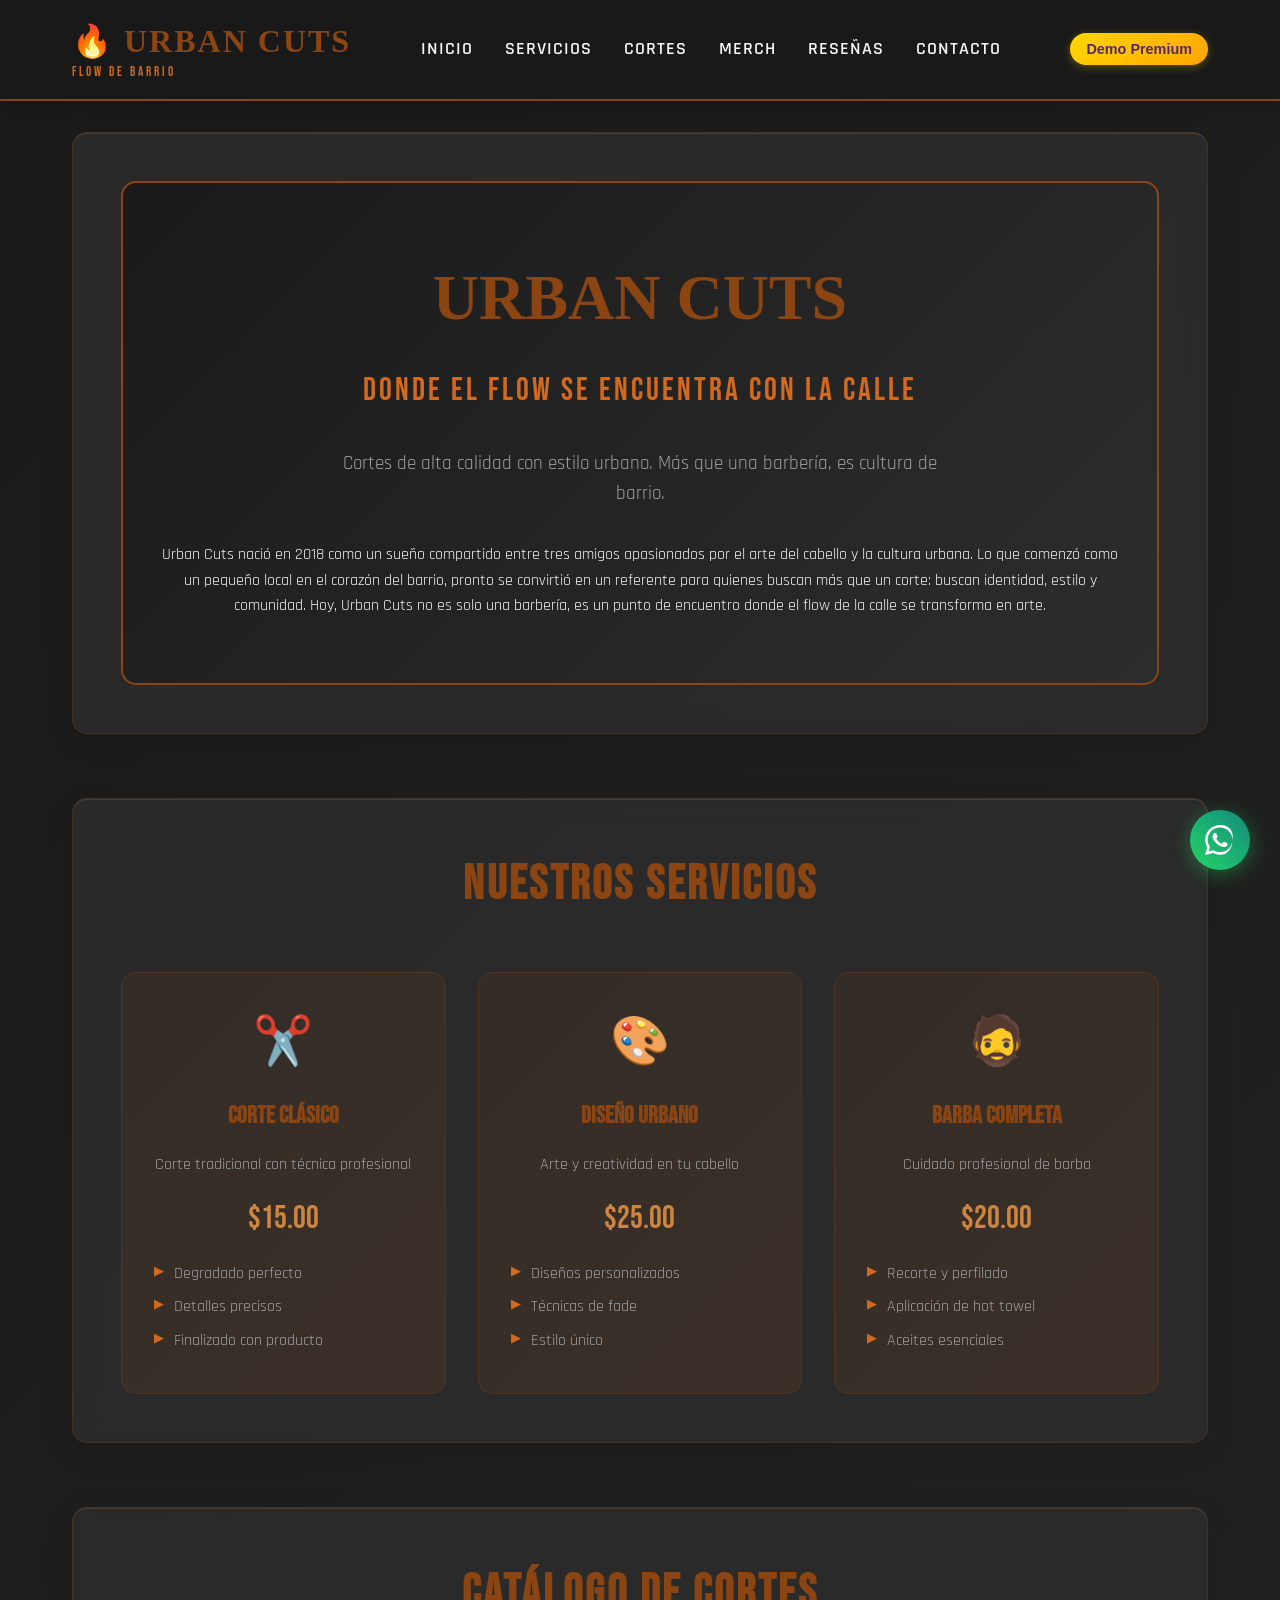
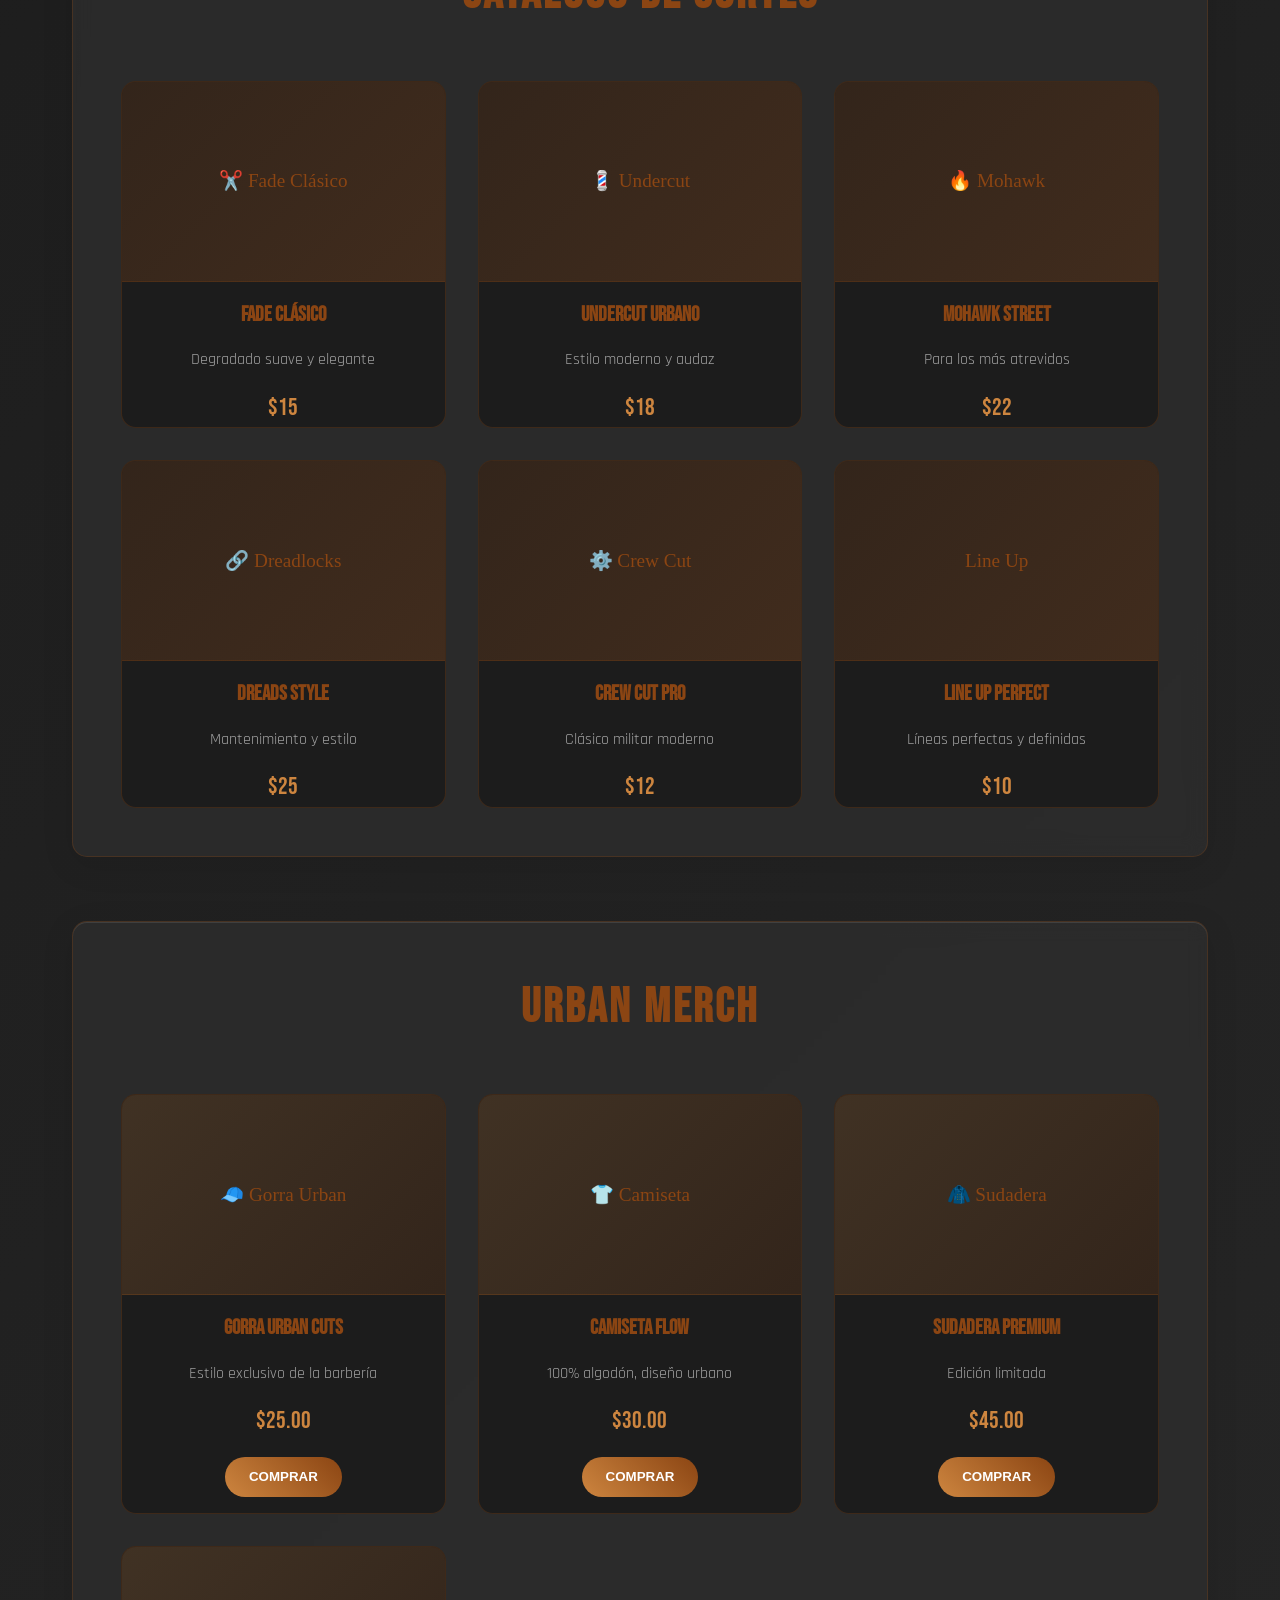
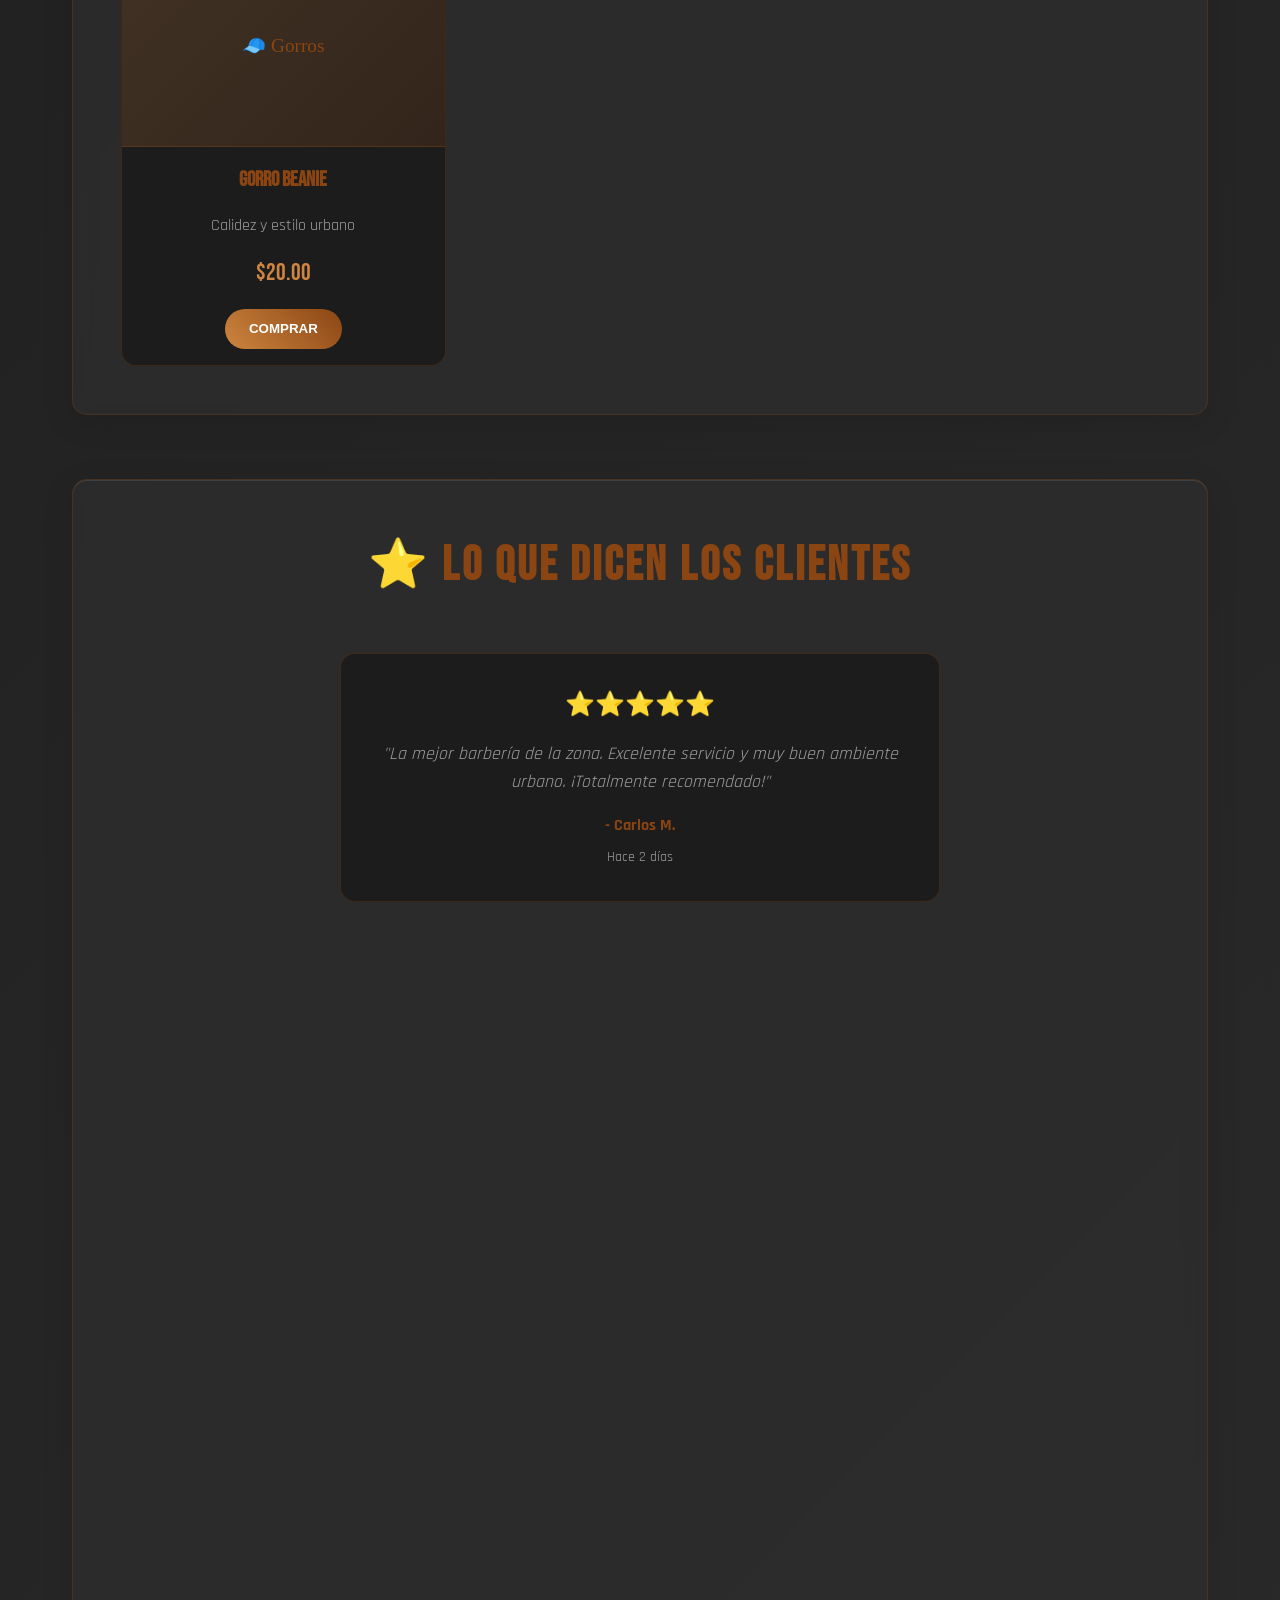
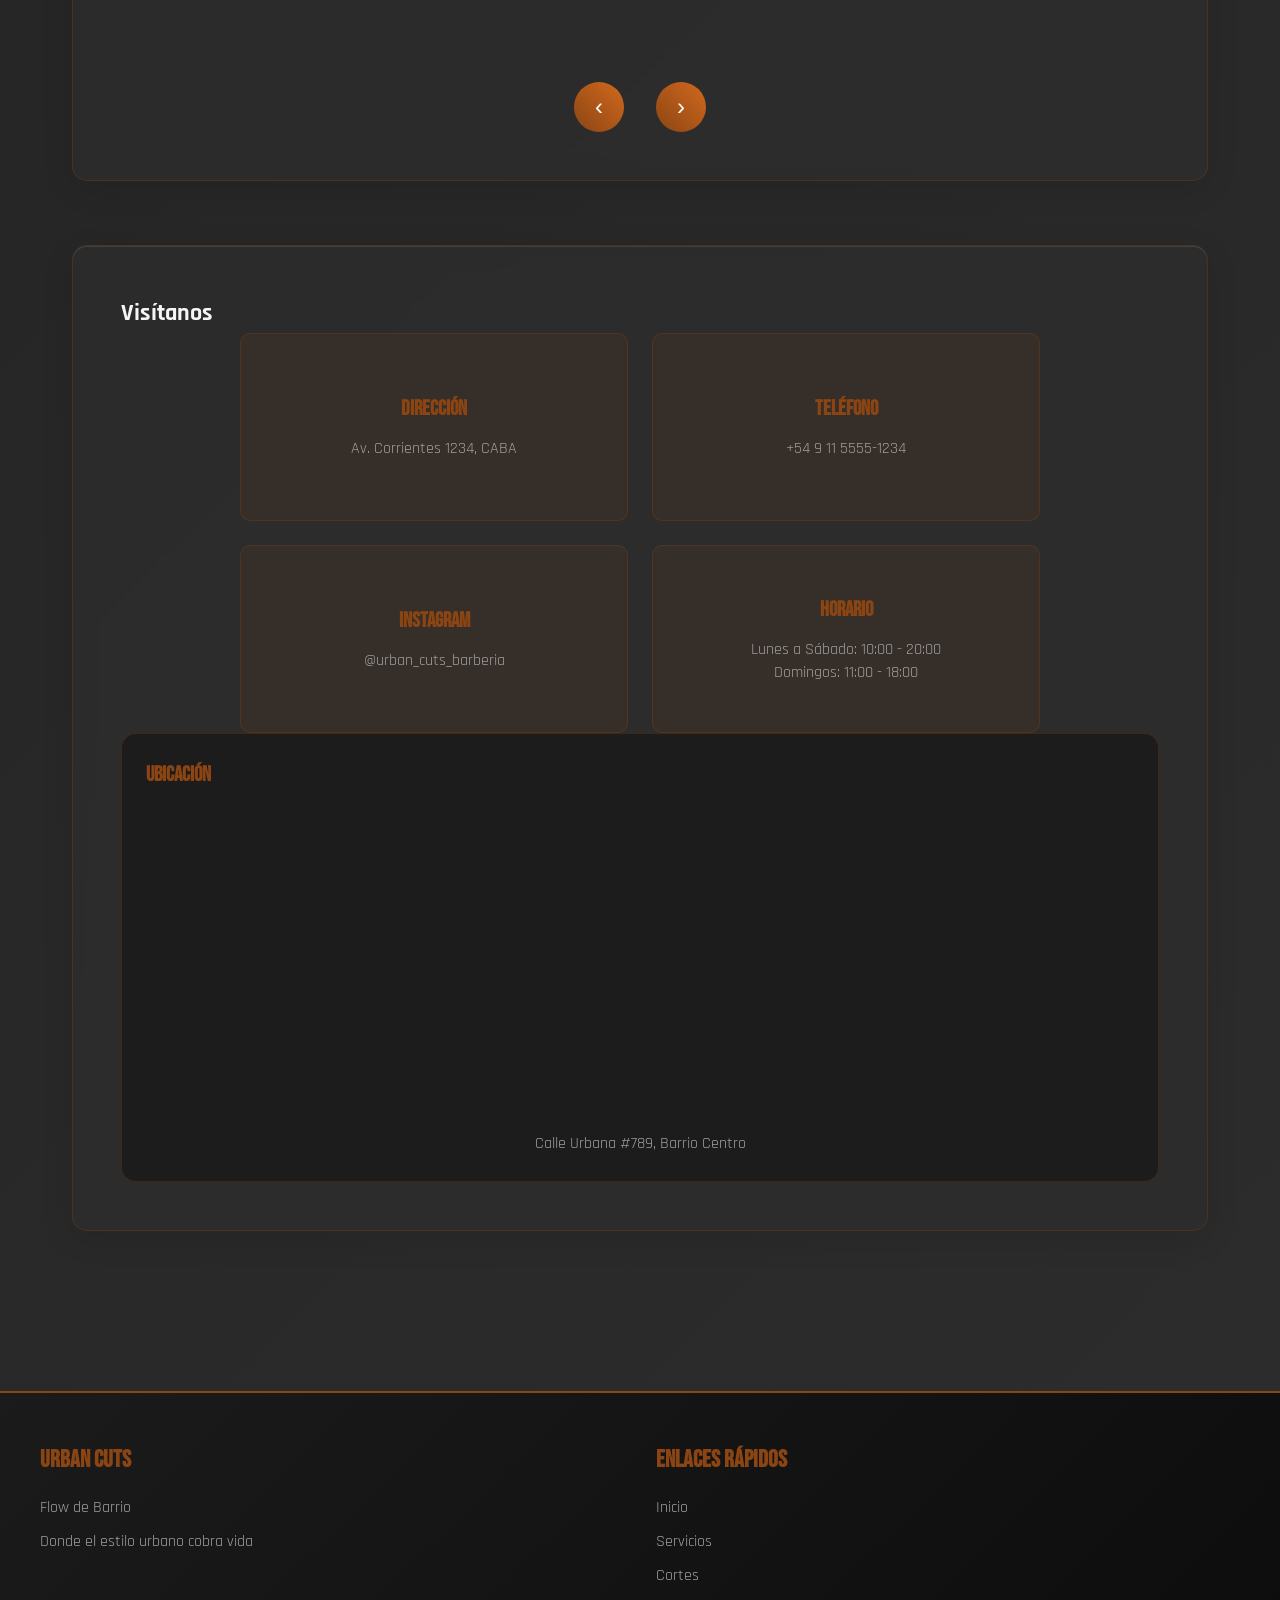
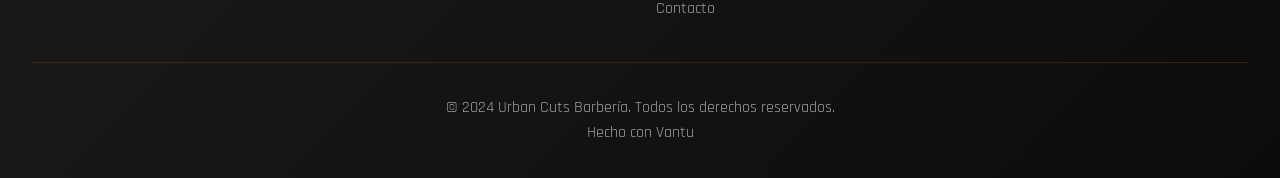
<file: barberia.html>
<!DOCTYPE html>
<html lang="es">
<head>
    <meta charset="UTF-8">
    <meta name="viewport" content="width=device-width, initial-scale=1.0">
    <title>Barbería Urbana - Flow de Barrio</title>
    <link rel="preconnect" href="https://fonts.googleapis.com">
    <link rel="preconnect" href="https://fonts.gstatic.com" crossorigin>
    <link href="https://fonts.googleapis.com/css2?family=Permanent+Marker&family=Bebas+Neue&family=Rajdhani:wght@400;500;600;700&family=Oswald:wght@400;600;700&display=swap" rel="stylesheet">
    <link rel="stylesheet" href="barberia.css">
</head>
<body>
    <header>
        <nav>
            <div class="logo-container">
                <div class="logo">🔥 URBAN CUTS</div>
                <div class="tagline">Flow de Barrio</div>
            </div>
            <ul class="nav-links">
                <li><a href="#inicio">Inicio</a></li>
                <li><a href="#servicios">Servicios</a></li>
                <li><a href="#cortes">Cortes</a></li>
                <li><a href="#merch">Merch</a></li>
                <li><a href="#resenas">Reseñas</a></li>
                <li><a href="#contacto">Contacto</a></li>
            </ul>
            <button class="demo-premium-btn" onclick="toggleDemo()">Demo Premium</button>
        </nav>
    </header>

    <main>
        <section id="inicio">
            <div class="hero">
                <div class="hero-content">
                    <h1 class="main-title">URBAN CUTS</h1>
                    <p class="subtitle">Donde el Flow se Encuentra con la Calle</p>
                    <p class="hero-description">Cortes de alta calidad con estilo urbano. Más que una barbería, es cultura de barrio.</p>
                    <div class="biografia">
                        <p>Urban Cuts nació en 2018 como un sueño compartido entre tres amigos apasionados por el arte del cabello y la cultura urbana. Lo que comenzó como un pequeño local en el corazón del barrio, pronto se convirtió en un referente para quienes buscan más que un corte: buscan identidad, estilo y comunidad. Hoy, Urban Cuts no es solo una barbería, es un punto de encuentro donde el flow de la calle se transforma en arte.</p>
                    </div>
                    <div class="cta-buttons" style="display: none;">
                        <a href="https://wa.me/5491130112155?text=¡Hola!%20Vi%20tu%20página%20web%20y%20quiero%20agendar%20un%20turno%20en%20Urban%20Cuts." class="cta-button primary" target="_blank">Agendar Turno</a>
                        <a href="#servicios" class="cta-button secondary">Ver Servicios</a>
                    </div>
                </div>
                            </div>
        </section>

        <section id="servicios">
            <h2 class="section-title">Nuestros Servicios</h2>
            <div class="services-grid">
                <div class="service-card">
                    <div class="service-icon">✂️</div>
                    <h3>Corte Clásico</h3>
                    <p>Corte tradicional con técnica profesional</p>
                    <div class="price">$15.00</div>
                    <ul class="service-details">
                        <li>Degradado perfecto</li>
                        <li>Detalles precisos</li>
                        <li>Finalizado con producto</li>
                    </ul>
                </div>
                <div class="service-card">
                    <div class="service-icon">🎨</div>
                    <h3>Diseño Urbano</h3>
                    <p>Arte y creatividad en tu cabello</p>
                    <div class="price">$25.00</div>
                    <ul class="service-details">
                        <li>Diseños personalizados</li>
                        <li>Técnicas de fade</li>
                        <li>Estilo único</li>
                    </ul>
                </div>
                <div class="service-card">
                    <div class="service-icon">🧔</div>
                    <h3>Barba Completa</h3>
                    <p>Cuidado profesional de barba</p>
                    <div class="price">$20.00</div>
                    <ul class="service-details">
                        <li>Recorte y perfilado</li>
                        <li>Aplicación de hot towel</li>
                        <li>Aceites esenciales</li>
                    </ul>
                </div>
            </div>
        </section>

        <section id="cortes">
            <h2 class="section-title">Catálogo de Cortes</h2>
            <div class="cuts-gallery">
                <div class="cut-item">
                    <div class="cut-image">
                        <div class="image-placeholder">✂️ Fade Clásico</div>
                    </div>
                    <h3>Fade Clásico</h3>
                    <p>Degradado suave y elegante</p>
                    <span class="cut-price">$15</span>
                </div>
                <div class="cut-item">
                    <div class="cut-image">
                        <div class="image-placeholder">💈 Undercut</div>
                    </div>
                    <h3>Undercut Urbano</h3>
                    <p>Estilo moderno y audaz</p>
                    <span class="cut-price">$18</span>
                </div>
                <div class="cut-item">
                    <div class="cut-image">
                        <div class="image-placeholder">🔥 Mohawk</div>
                    </div>
                    <h3>Mohawk Street</h3>
                    <p>Para los más atrevidos</p>
                    <span class="cut-price">$22</span>
                </div>
                <div class="cut-item">
                    <div class="cut-image">
                        <div class="image-placeholder">🔗 Dreadlocks</div>
                    </div>
                    <h3>Dreads Style</h3>
                    <p>Mantenimiento y estilo</p>
                    <span class="cut-price">$25</span>
                </div>
                <div class="cut-item">
                    <div class="cut-image">
                        <div class="image-placeholder">⚙️ Crew Cut</div>
                    </div>
                    <h3>Crew Cut Pro</h3>
                    <p>Clásico militar moderno</p>
                    <span class="cut-price">$12</span>
                </div>
                <div class="cut-item">
                    <div class="cut-image">
                        <div class="image-placeholder">Line Up</div>
                    </div>
                    <h3>Line Up Perfect</h3>
                    <p>Líneas perfectas y definidas</p>
                    <span class="cut-price">$10</span>
                </div>
            </div>
        </section>

        <section id="merch">
            <h2 class="section-title">Urban Merch</h2>
            <div class="merch-grid">
                <div class="merch-item">
                    <div class="merch-image">
                        <div class="image-placeholder">🧢 Gorra Urban</div>
                    </div>
                    <h3>Gorra Urban Cuts</h3>
                    <p>Estilo exclusivo de la barbería</p>
                    <div class="merch-price">$25.00</div>
                    <button class="merch-btn">Comprar</button>
                </div>
                <div class="merch-item">
                    <div class="merch-image">
                        <div class="image-placeholder">👕 Camiseta</div>
                    </div>
                    <h3>Camiseta Flow</h3>
                    <p>100% algodón, diseño urbano</p>
                    <div class="merch-price">$30.00</div>
                    <button class="merch-btn">Comprar</button>
                </div>
                <div class="merch-item">
                    <div class="merch-image">
                        <div class="image-placeholder">🧥 Sudadera</div>
                    </div>
                    <h3>Sudadera Premium</h3>
                    <p>Edición limitada</p>
                    <div class="merch-price">$45.00</div>
                    <button class="merch-btn">Comprar</button>
                </div>
                <div class="merch-item">
                    <div class="merch-image">
                        <div class="image-placeholder">🧢 Gorros</div>
                    </div>
                    <h3>Gorro Beanie</h3>
                    <p>Calidez y estilo urbano</p>
                    <div class="merch-price">$20.00</div>
                    <button class="merch-btn">Comprar</button>
                </div>
            </div>
        </section>

        <section id="resenas">
            <h2 class="section-title">⭐ Lo Que Dicen los Clientes</h2>
            <div class="reviews-carousel">
                <div class="review-card active">
                    <div class="review-stars">⭐⭐⭐⭐⭐</div>
                    <p class="review-text">"La mejor barbería de la zona. Excelente servicio y muy buen ambiente urbano. ¡Totalmente recomendado!"</p>
                    <div class="review-author">- Carlos M.</div>
                    <div class="review-date">Hace 2 días</div>
                </div>
                <div class="review-card">
                    <div class="review-stars">⭐⭐⭐⭐⭐</div>
                    <p class="review-text">"Me hicieron un fade perfecto y el diseño que pedí. Los barberos son verdaderos artistas del cabello."</p>
                    <div class="review-author">- Juan P.</div>
                    <div class="review-date">Hace 1 semana</div>
                </div>
                <div class="review-card">
                    <div class="review-stars">⭐⭐⭐⭐⭐</div>
                    <p class="review-text">"El ambiente es increíble, música urbana y los barberos saben lo que hacen. Volveré seguro."</p>
                    <div class="review-author">- Diego R.</div>
                    <div class="review-date">Hace 3 días</div>
                </div>
                <div class="review-card">
                    <div class="review-stars">⭐⭐⭐⭐⭐</div>
                    <p class="review-text">"Servicio VIP de lujo. El masaje relajante y la atención son 10/10. Vale cada centavo."</p>
                    <div class="review-author">- Martín L.</div>
                    <div class="review-date">Hace 5 días</div>
                </div>
            </div>
            <div class="carousel-controls">
                <button class="carousel-btn prev" onclick="changeReview(-1)">‹</button>
                <button class="carousel-btn next" onclick="changeReview(1)">›</button>
            </div>
        </section>

        <section id="contacto">
            <h2>Visítanos</h2>
            <div class="contact-info">
                <div class="contact-item">
                    <h3>Dirección</h3>
                    <p>Av. Corrientes 1234, CABA</p>
                </div>
                <div class="contact-item">
                    <h3>Teléfono</h3>
                    <p>+54 9 11 5555-1234</p>
                </div>
                <div class="contact-item">
                    <h3>Instagram</h3>
                    <p>@urban_cuts_barberia</p>
                </div>
                <div class="contact-item">
                    <h3>Horario</h3>
                    <p>Lunes a Sábado: 10:00 - 20:00</p>
                    <p>Domingos: 11:00 - 18:00</p>
                </div>
            </div>
            <div class="map-container">
                <h3>Ubicación</h3>
                <div class="map-wrapper">
                    <iframe 
                        src="https://www.openstreetmap.org/export/embed.html?bbox=-58.4250%2C-34.6037%2C-58.4150%2C-34.5937&layer=mapnik&marker=-34.5987%2C-58.4200" 
                        width="100%" 
                        height="300" 
                        frameborder="0" 
                        allowfullscreen>
                    </iframe>
                </div>
                <p>Calle Urbana #789, Barrio Centro</p>
            </div>
        </section>
    </main>

    <footer>
        <div class="footer-content">
            <div class="footer-section">
                <h3>URBAN CUTS</h3>
                <p>Flow de Barrio</p>
                <p>Donde el estilo urbano cobra vida</p>
            </div>
            <div class="footer-section">
                <h3>Enlaces Rápidos</h3>
                <ul>
                    <li><a href="#inicio">Inicio</a></li>
                    <li><a href="#servicios">Servicios</a></li>
                    <li><a href="#cortes">Cortes</a></li>
                    <li><a href="#contacto">Contacto</a></li>
                </ul>
            </div>
        </div>
        <div class="footer-bottom">
            <p>&copy; 2024 Urban Cuts Barbería. Todos los derechos reservados.</p>
            <p>Hecho con Vantu</p>
        </div>
    </footer>

    <!-- Botón flotante de WhatsApp -->
    <a href="https://wa.me/5491130112155?text=¡Hola!%20Vi%20tu%20página%20web%20y%20quiero%20agendar%20un%20turno%20en%20Urban%20Cuts." 
       class="whatsapp-float" 
       target="_blank" 
       title="Agendar por WhatsApp">
        <svg viewBox="0 0 24 24" fill="currentColor">
            <path d="M17.472 14.382c-.297-.149-1.758-.867-2.03-.967-.273-.099-.471-.149-.67.149-.197.297-.767.966-.94 1.164-.173.199-.347.223-.644.074-.297-.149-1.255-.462-2.39-1.475-.883-.788-1.48-1.761-1.653-2.059-.173-.297-.018-.458.13-.606.134-.133.297-.347.446-.521.151-.172.2-.296.3-.495.099-.198.05-.372-.025-.521-.075-.148-.669-1.611-.916-2.206-.242-.579-.487-.501-.669-.51l-.57-.01c-.198 0-.52.074-.792.372s-1.04 1.016-1.04 2.479 1.065 2.876 1.213 3.074c.149.198 2.095 3.2 5.076 4.487.709.306 1.263.489 1.694.626.712.226 1.36.194 1.872.118.571-.085 1.758-.719 2.006-1.413.248-.695.248-1.29.173-1.414-.074-.123-.272-.198-.57-.347m-5.421 7.403h-.004a9.87 9.87 0 01-5.031-1.378l-.361-.214-3.741.982.998-3.648-.235-.374a9.86 9.86 0 01-1.51-5.26c.001-5.45 4.436-9.884 9.888-9.884 2.64 0 5.122 1.03 6.988 2.898a9.825 9.825 0 012.893 6.994c-.003 5.45-4.437 9.884-9.885 9.884m8.413-18.297A11.815 11.815 0 0012.05 0C5.495 0 .16 5.335.157 11.892c0 2.096.547 4.142 1.588 5.945L.057 24l6.305-1.654a11.882 11.882 0 005.683 1.448h.005c6.554 0 9.89-5.335 9.89-11.893A11.821 11.821 0 0020.465 3.488"/>
        </svg>
    </a>


    <script>
        let currentReview = 0;
        const reviews = document.querySelectorAll('.review-card');
        let esModoBasico = false;
        
        function showReview(index) {
            reviews.forEach(review => review.classList.remove('active'));
            reviews[index].classList.add('active');
        }
        
        function changeReview(direction) {
            currentReview += direction;
            if (currentReview < 0) currentReview = reviews.length - 1;
            if (currentReview >= reviews.length) currentReview = 0;
            showReview(currentReview);
        }
        
        // Auto-rotate reviews
        setInterval(() => changeReview(1), 5000);
        
        // Función para alternar entre versiones
        function toggleDemo() {
            const botonDemo = document.querySelector('.demo-premium-btn');
            
            if (!esModoBasico) {
                // Activar modo básico
                mostrarDemoBasico();
                botonDemo.textContent = 'Volver a Premium';
                botonDemo.style.background = 'linear-gradient(135deg, #FF6B6B, #FF8E53)';
                esModoBasico = true;
            } else {
                // Volver a modo premium
                volverAPremium();
                botonDemo.textContent = 'Demo Premium';
                botonDemo.style.background = 'linear-gradient(135deg, #FFD700, #FFA500)';
                esModoBasico = false;
            }
        }
        
        function mostrarDemoBasico() {
            // Ocultar TODAS las secciones completas como solicitaste
            const seccionesAOcultar = [
                'section[id="servicios"]',     // Sección servicios completa
                'section[id="cortes"]',       // Sección cortes completa  
                'section[id="merch"]',         // Sección merch completa
                'section[id="resenas"]',       // Sección reseñas completa
                '.cta-buttons',                // Botones CTA del hero
                '.map-container'               // Mapa en contacto
            ];
            
            seccionesAOcultar.forEach(selector => {
                const elementos = document.querySelectorAll(selector);
                elementos.forEach(elemento => {
                    elemento.style.display = 'none';
                });
            });
            
            // Reorganizar elementos visuales del hero en 2x2 abajo
            const heroVisual = document.querySelector('.hero-visual');
            if (heroVisual) {
                // Cambiar a grid 2x2
                heroVisual.style.display = 'grid';
                heroVisual.style.gridTemplateColumns = '1fr 1fr';
                heroVisual.style.gridTemplateRows = '1fr 1fr';
                heroVisual.style.gap = '1rem';
                heroVisual.style.marginTop = '2rem';
                heroVisual.style.justifyItems = 'center';
                heroVisual.style.alignItems = 'center';
                
                // Eliminar TODAS las animaciones
                const elementosGrafiti = heroVisual.querySelectorAll('.grafiti-element');
                elementosGrafiti.forEach(elemento => {
                    elemento.style.animation = 'none';
                    elemento.style.transition = 'none';
                });
            }
            
            // Modificar precios a versión básica
            const precios = document.querySelectorAll('.price, .cut-price');
            precios.forEach(precio => {
                const textoOriginal = precio.textContent;
                if (textoOriginal.includes('$')) {
                    const numero = parseFloat(textoOriginal.replace('$', '').replace(',', '.'));
                    const precioBasico = (numero * 0.6).toFixed(2);
                    precio.textContent = `$${precioBasico}`;
                }
            });
            
            // Ocultar sección "Síguenos" del footer en modo básico
            const footerSection = document.querySelector('#siguenos');
            if (footerSection) {
                footerSection.style.display = 'none';
            }
            
            // No mostrar mensaje básico como solicitaste
        }
        
        function volverAPremium() {
            // Restaurar elementos visuales del hero a su estado original
            const heroVisual = document.querySelector('.hero-visual');
            if (heroVisual) {
                // Restaurar layout original (flex)
                heroVisual.style.display = 'flex';
                heroVisual.style.gridTemplateColumns = '';
                heroVisual.style.gridTemplateRows = '';
                heroVisual.style.gap = '2rem';
                heroVisual.style.marginTop = '3rem';
                heroVisual.style.justifyItems = '';
                heroVisual.style.alignItems = '';
                
                // Restaurar animaciones originales
                const elementosGrafiti = heroVisual.querySelectorAll('.grafiti-element');
                elementosGrafiti.forEach((elemento, index) => {
                    elemento.style.animation = '';
                    elemento.style.transition = '';
                    // Restaurar delays originales
                    if (index === 0) elemento.style.animationDelay = '0s';
                    if (index === 1) elemento.style.animationDelay = '1s';
                    if (index === 2) elemento.style.animationDelay = '2s';
                });
            }
            
            // Mostrar todas las secciones ocultas
            const elementosOcultos = document.querySelectorAll('[style*="display: none"]');
            elementosOcultos.forEach(elemento => {
                elemento.style.display = '';
            });
            
            // Recargar para restaurar precios y estado completo
            location.reload();
        }
        
        // Detectar si viene de una categoría premium
        window.addEventListener('load', function() {
            const urlParams = new URLSearchParams(window.location.search);
            const categoria = urlParams.get('cat');
            
            if (categoria === 'premium') {
                // La página se carga como premium
                console.log('Modo Premium activado');
            }
        });
    </script>
</body>
</html>
</file>
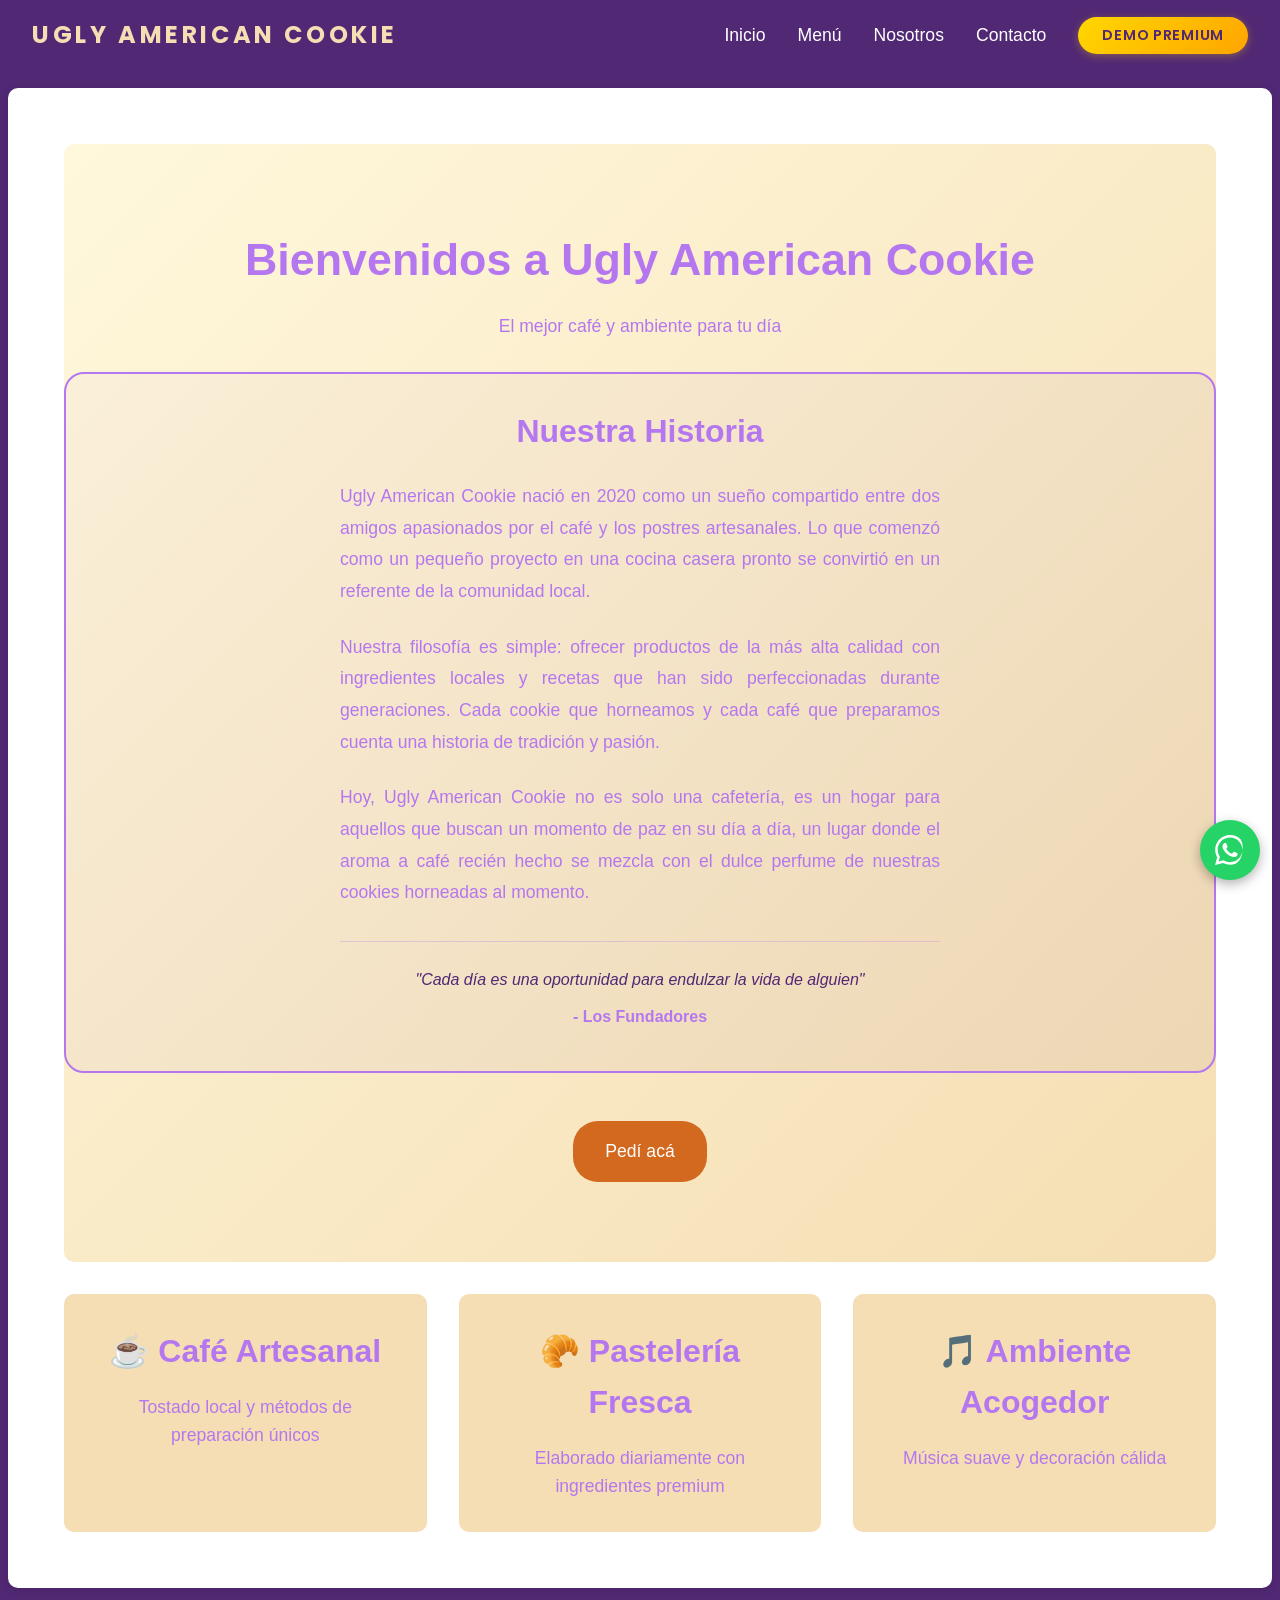
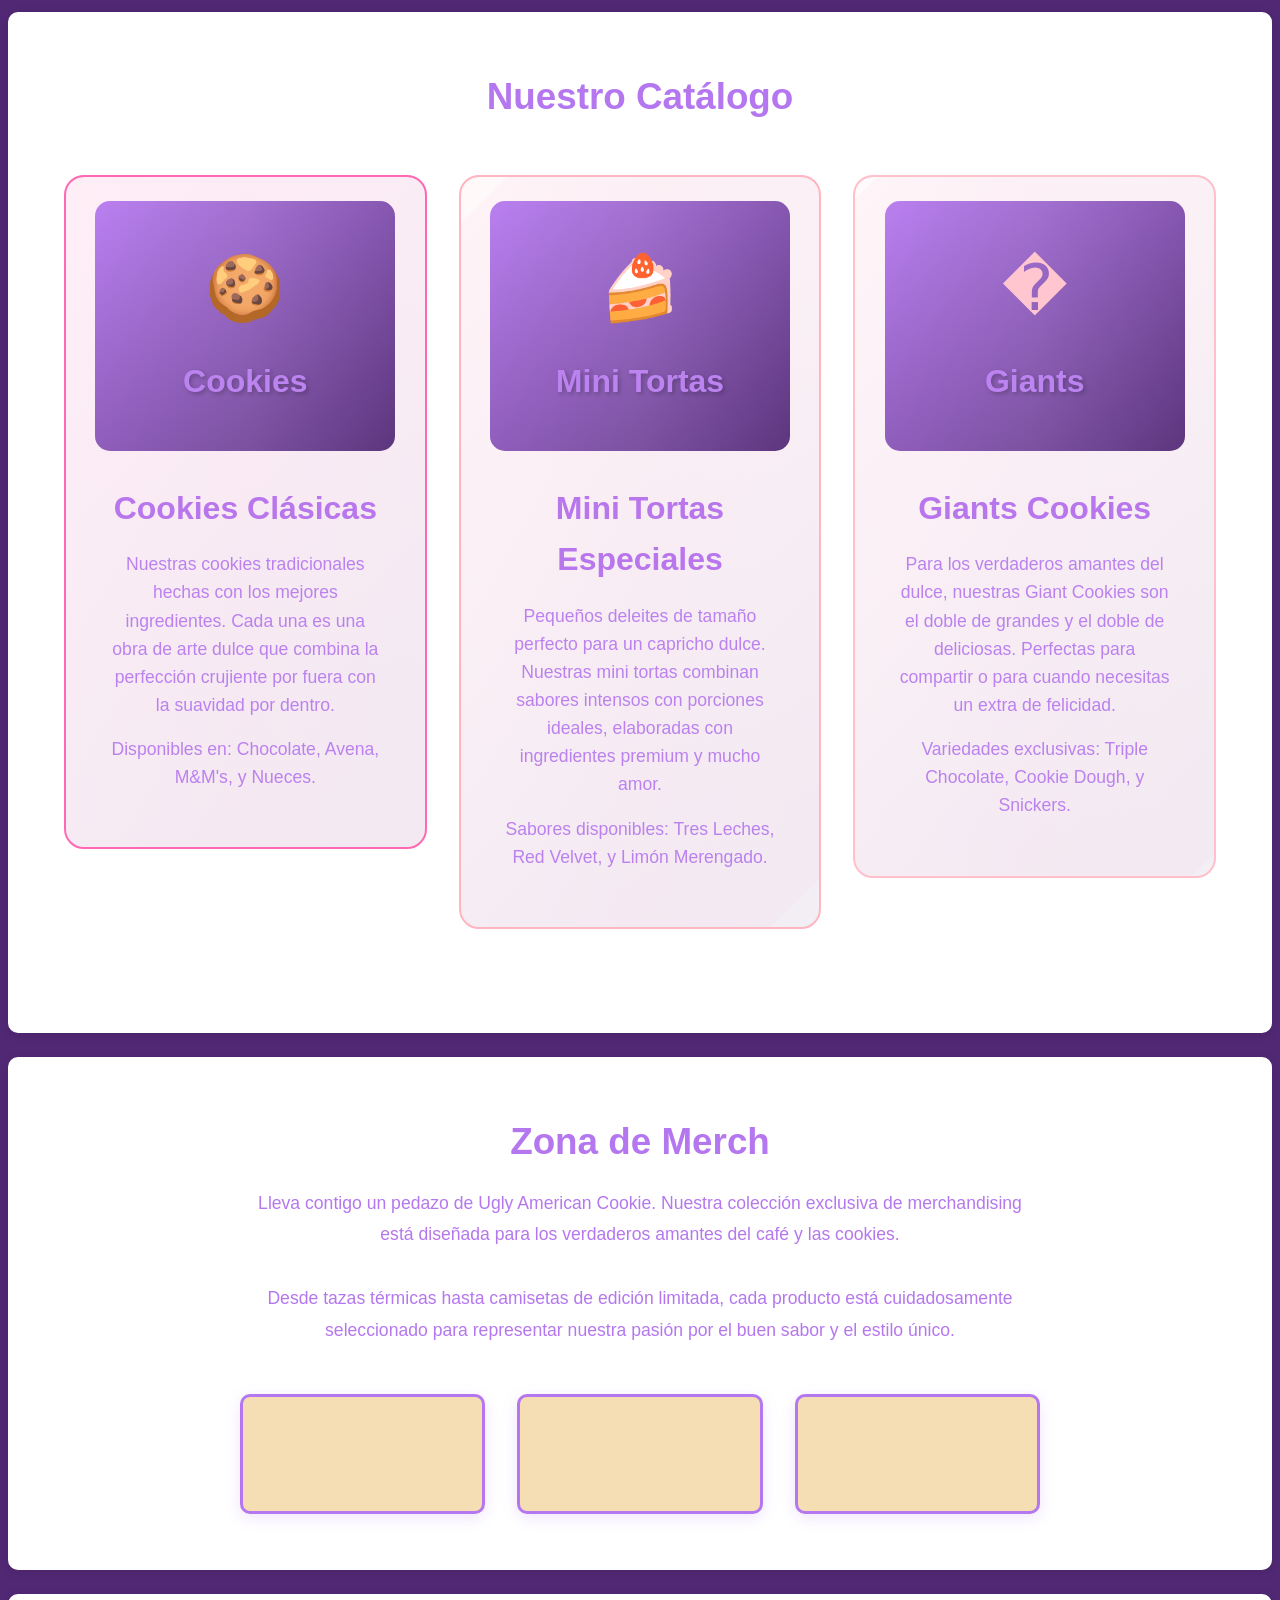
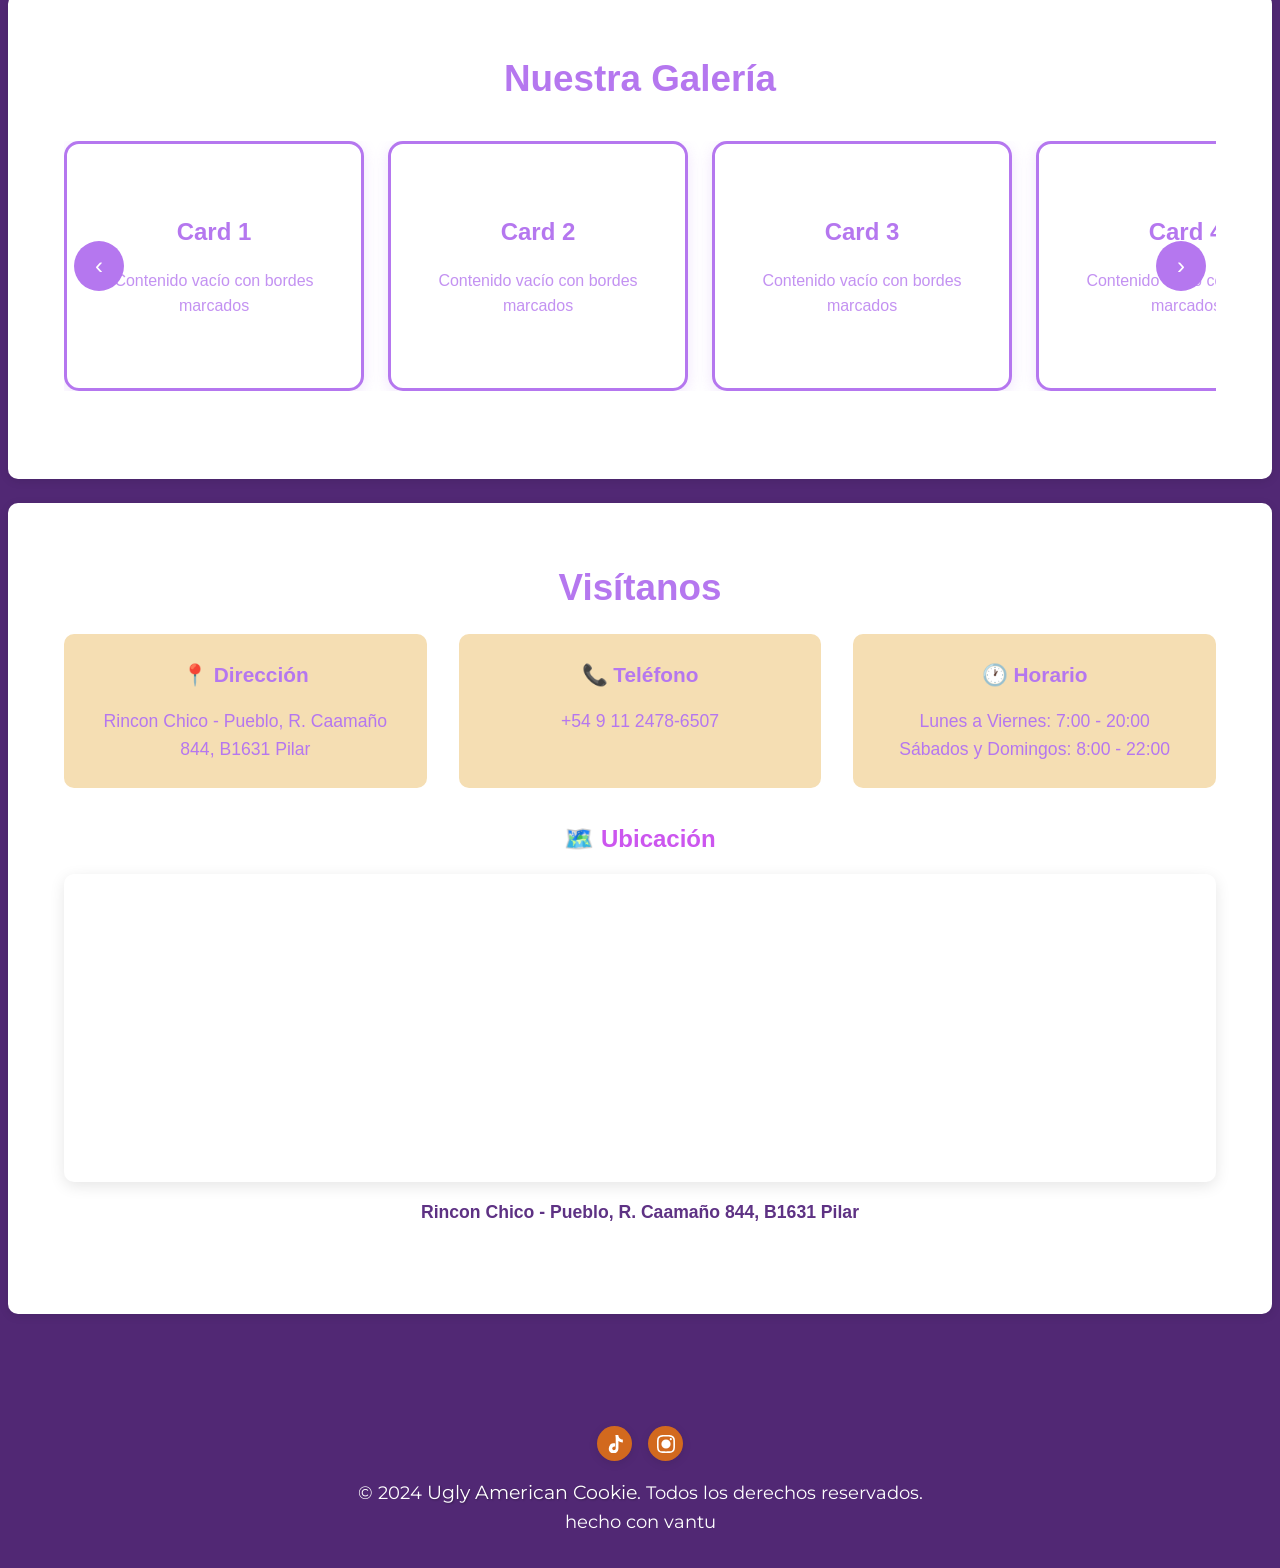
<file: cafeteria.html>
<!DOCTYPE html>
<html lang="es">
<head>
    <meta charset="UTF-8">
    <meta name="viewport" content="width=device-width, initial-scale=1.0">
    <title>Cafetería - Landing Page</title>
    <link rel="preconnect" href="https://fonts.googleapis.com">
    <link rel="preconnect" href="https://fonts.gstatic.com" crossorigin>
    <link href="https://fonts.googleapis.com/css2?family=Waffle+Soft:wght@300;400;600;700&family=Poppins:wght@400;600;700&family=Montserrat:wght@300;400;600;700&display=swap" rel="stylesheet">
    <link rel="stylesheet" href="cafeteria.css">
</head>
<body>
    <header>
        <nav>
            <div class="nav-left">
                <div class="logo">Ugly American Cookie</div>
            </div>
            <div class="nav-right">
                <ul class="nav-links">
                    <li><a href="#inicio">Inicio</a></li>
                    <li><a href="#menu">Menú</a></li>
                    <li><a href="#nosotros">Nosotros</a></li>
                    <li><a href="#contacto">Contacto</a></li>
                </ul>
                <button class="demo-premium-btn" onclick="toggleDemo()">Demo Premium</button>
            </div>
        </nav>
    </header>

    <main>
        <section id="inicio">
            <div class="hero">
                <h1>Bienvenidos a Ugly American Cookie</h1>
                <p>El mejor café y ambiente para tu día</p>
                <div class="cafeteria-biografia">
                    <div class="biografia-contenido">
                        <h4>Nuestra Historia</h4>
                        <p>Ugly American Cookie nació en 2020 como un sueño compartido entre dos amigos apasionados por el café y los postres artesanales. Lo que comenzó como un pequeño proyecto en una cocina casera pronto se convirtió en un referente de la comunidad local.</p>
                        <p>Nuestra filosofía es simple: ofrecer productos de la más alta calidad con ingredientes locales y recetas que han sido perfeccionadas durante generaciones. Cada cookie que horneamos y cada café que preparamos cuenta una historia de tradición y pasión.</p>
                        <p>Hoy, Ugly American Cookie no es solo una cafetería, es un hogar para aquellos que buscan un momento de paz en su día a día, un lugar donde el aroma a café recién hecho se mezcla con el dulce perfume de nuestras cookies horneadas al momento.</p>
                        <div class="biografia-firma">
                            <p><em>"Cada día es una oportunidad para endulzar la vida de alguien"</em></p>
                            <p>- Los Fundadores</p>
                        </div>
                    </div>
                </div>
                <a href="https://www.pedidosya.com.ar/restaurantes/pilar/ugly-american-cookie--la-lonja-409087dc-b507-47a7-bc70-156c118de30d-menu" 
       class="cta-button" 
       target="_blank">Pedí acá</a>
            </div>
            <div class="features">
                <div class="feature">
                    <h3>☕ Café Artesanal</h3>
                    <p>Tostado local y métodos de preparación únicos</p>
                </div>
                <div class="feature">
                    <h3>🥐 Pastelería Fresca</h3>
                    <p>Elaborado diariamente con ingredientes premium</p>
                </div>
                <div class="feature">
                    <h3>🎵 Ambiente Acogedor</h3>
                    <p>Música suave y decoración cálida</p>
                </div>
            </div>
        </section>

        <section id="catalogo">
            <h2>Nuestro Catálogo</h2>
            <div class="catalogo-vertical">
                <div class="catalogo-item">
                    <div class="catalogo-image">
                        <div class="placeholder-image">
                            <span>🍪</span>
                            <h3>Cookies</h3>
                        </div>
                    </div>
                    <div class="catalogo-content">
                        <h3>Cookies Clásicas</h3>
                        <p>Nuestras cookies tradicionales hechas con los mejores ingredientes. Cada una es una obra de arte dulce que combina la perfección crujiente por fuera con la suavidad por dentro.</p>
                        <p>Disponibles en: Chocolate, Avena, M&M's, y Nueces.</p>
                    </div>
                </div>
                
                <div class="catalogo-item">
                    <div class="catalogo-image">
                        <div class="placeholder-image">
                            <span>🍰</span>
                            <h3>Mini Tortas</h3>
                        </div>
                    </div>
                    <div class="catalogo-content">
                        <h3>Mini Tortas Especiales</h3>
                        <p>Pequeños deleites de tamaño perfecto para un capricho dulce. Nuestras mini tortas combinan sabores intensos con porciones ideales, elaboradas con ingredientes premium y mucho amor.</p>
                        <p>Sabores disponibles: Tres Leches, Red Velvet, y Limón Merengado.</p>
                    </div>
                </div>
                
                <div class="catalogo-item">
                    <div class="catalogo-image">
                        <div class="placeholder-image">
                            <span>�</span>
                            <h3>Giants</h3>
                        </div>
                    </div>
                    <div class="catalogo-content">
                        <h3>Giants Cookies</h3>
                        <p>Para los verdaderos amantes del dulce, nuestras Giant Cookies son el doble de grandes y el doble de deliciosas. Perfectas para compartir o para cuando necesitas un extra de felicidad.</p>
                        <p>Variedades exclusivas: Triple Chocolate, Cookie Dough, y Snickers.</p>
                    </div>
                </div>
            </div>
        </section>

        <section id="nosotros">
            <h2>Zona de Merch</h2>
            <div class="story">
                <div class="story-text">
                    <p>Lleva contigo un pedazo de Ugly American Cookie. Nuestra colección exclusiva de merchandising está diseñada para los verdaderos amantes del café y las cookies.</p>
                    <p>Desde tazas térmicas hasta camisetas de edición limitada, cada producto está cuidadosamente seleccionado para representar nuestra pasión por el buen sabor y el estilo único.</p>
                    <div class="stats">
                        <div class="stat">
                            <div class="stat-content">
                            </div>
                        </div>
                        <div class="stat">
                            <div class="stat-content">
                            </div>
                        </div>
                        <div class="stat">
                            <div class="stat-content">
                            </div>
                        </div>
                    </div>
                </div>
            </div>
        </section>

        <section id="carousel">
            <h2>Nuestra Galería</h2>
            <div class="carousel-container">
                <div class="carousel-track">
                    <!-- Cards originales -->
                    <div class="card">
                        <div class="card-content">
                            <h3>Card 1</h3>
                            <p>Contenido vacío con bordes marcados</p>
                        </div>
                    </div>
                    <div class="card">
                        <div class="card-content">
                            <h3>Card 2</h3>
                            <p>Contenido vacío con bordes marcados</p>
                        </div>
                    </div>
                    <div class="card">
                        <div class="card-content">
                            <h3>Card 3</h3>
                            <p>Contenido vacío con bordes marcados</p>
                        </div>
                    </div>
                    <div class="card">
                        <div class="card-content">
                            <h3>Card 4</h3>
                            <p>Contenido vacío con bordes marcados</p>
                        </div>
                    </div>
                    <div class="card">
                        <div class="card-content">
                            <h3>Card 5</h3>
                            <p>Contenido vacío con bordes marcados</p>
                        </div>
                    </div>
                    <div class="card">
                        <div class="card-content">
                            <h3>Card 6</h3>
                            <p>Contenido vacío con bordes marcados</p>
                        </div>
                    </div>
                    <!-- Cards duplicadas para carousel infinito -->
                    <div class="card">
                        <div class="card-content">
                            <h3>Card 1</h3>
                            <p>Contenido vacío con bordes marcados</p>
                        </div>
                    </div>
                    <div class="card">
                        <div class="card-content">
                            <h3>Card 2</h3>
                            <p>Contenido vacío con bordes marcados</p>
                        </div>
                    </div>
                    <div class="card">
                        <div class="card-content">
                            <h3>Card 3</h3>
                            <p>Contenido vacío con bordes marcados</p>
                        </div>
                    </div>
                    <div class="card">
                        <div class="card-content">
                            <h3>Card 4</h3>
                            <p>Contenido vacío con bordes marcados</p>
                        </div>
                    </div>
                    <div class="card">
                        <div class="card-content">
                            <h3>Card 5</h3>
                            <p>Contenido vacío con bordes marcados</p>
                        </div>
                    </div>
                    <div class="card">
                        <div class="card-content">
                            <h3>Card 6</h3>
                            <p>Contenido vacío con bordes marcados</p>
                        </div>
                    </div>
                </div>
                <button class="carousel-btn prev-btn" onclick="moveCarousel(-1)">‹</button>
                <button class="carousel-btn next-btn" onclick="moveCarousel(1)">›</button>
            </div>
        </section>

        
        <section id="contacto">
            <h2>Visítanos</h2>
            <div class="contact-info">
                <div class="contact-item">
                    <h3>📍 Dirección</h3>
                    <p>Rincon Chico - Pueblo, R. Caamaño 844, B1631 Pilar</p>
                </div>
                <div class="contact-item">
                    <h3>📞 Teléfono</h3>
                    <p>+54 9 11 2478-6507</p>
                </div>
                                <div class="contact-item">
                    <h3>🕐 Horario</h3>
                    <p>Lunes a Viernes: 7:00 - 20:00</p>
                    <p>Sábados y Domingos: 8:00 - 22:00</p>
                </div>
            </div>
            <div class="map-container">
                <h3>🗺️ Ubicación</h3>
                <div class="map-wrapper">
                    <iframe 
                        src="https://www.openstreetmap.org/export/embed.html?bbox=-58.8475%2C-34.4163%2C-58.8455%2C-34.4143&layer=mapnik&marker=-34.415283%2C-58.846475" 
                        width="100%" 
                        height="300" 
                        frameborder="0" 
                        allowfullscreen>
                    </iframe>
                </div>
                <p>Rincon Chico - Pueblo, R. Caamaño 844, B1631 Pilar</p>
            </div>
        </section>
    </main>

    <footer>
        <div class="social-links">
            <a href="https://www.tiktok.com/@uglyamericancookie?_r=1&_t=ZS-95nTu0gCfVk" class="social-link" title="TikTok" target="_blank">
                <svg viewBox="0 0 24 24" fill="currentColor">
                    <path d="M12.525.02c1.31-.02 2.61-.01 3.91-.02.08 1.53.63 3.09 1.75 4.17 1.12 1.11 2.7 1.62 4.24 1.79v4.03c-1.44-.05-2.89-.35-4.2-.97-.57-.26-1.1-.59-1.62-.93-.01 2.92.01 5.84-.02 8.75-.03 1.68-.24 3.44-1.14 4.88-.98 1.57-2.66 2.6-4.48 2.83-1.48.2-3.06-.03-4.35-.82-.95-.58-1.72-1.46-2.22-2.48-.51-1.04-.71-2.22-.66-3.38.07-1.56.54-3.12 1.52-4.36.99-1.28 2.46-2.13 4.04-2.36.96-.15 1.95-.1 2.9.12.01 1.48-.01 2.96-.02 4.44-.6-.23-1.28-.35-1.92-.2-.83.15-1.54.78-1.79 1.58-.26.81-.1 1.74.46 2.37.57.64 1.49.89 2.32.68.73-.18 1.31-.75 1.53-1.47.21-.67.2-1.39.2-2.09-.02-3.89.01-7.78-.02-11.67-.01-.96-.06-1.92-.19-2.87z"/>
                </svg>
            </a>
            <a href="https://www.instagram.com/uglyamericancookie?igsh=cXV2YnFlbWg5MTc5" class="social-link" title="Instagram" target="_blank">
                <svg viewBox="0 0 24 24" fill="currentColor">
                    <path d="M12 2.163c3.204 0 3.584.012 4.85.07 3.252.148 4.771 1.691 4.919 4.919.058 1.265.069 1.645.069 4.849 0 3.205-.012 3.584-.069 4.849-.149 3.225-1.664 4.771-4.919 4.919-1.266.058-1.644.07-4.85.07-3.204 0-3.584-.012-4.849-.07-3.26-.149-4.771-1.699-4.919-4.92-.058-1.265-.07-1.644-.07-4.849 0-3.204.013-3.583.07-4.849.149-3.227 1.664-4.771 4.919-4.919 1.266-.057 1.645-.069 4.849-.069zm0-2.163c-3.259 0-3.667.014-4.947.072-4.358.2-6.78 2.618-6.98 6.98-.059 1.281-.073 1.689-.073 4.948 0 3.259.014 3.668.072 4.948.2 4.358 2.618 6.78 6.98 6.98 1.281.058 1.689.072 4.948.072 3.259 0 3.668-.014 4.948-.072 4.354-.2 6.782-2.618 6.979-6.98.059-1.28.073-1.689.073-4.948 0-3.259-.014-3.667-.072-4.947-.196-4.354-2.617-6.78-6.979-6.98-1.281-.059-1.69-.073-4.949-.073zM5.838 12a6.162 6.162 0 1 1 12.324 0 6.162 6.162 0 0 1-12.324 0zM12 16a4 4 0 1 1 0-8 4 4 0 0 1 0 8zm4.965-10.405a1.44 1.44 0 1 1 2.881.001 1.44 1.44 0 0 1-2.881-.001z"/>
                </svg>
            </a>
        </div>
        <p>&copy; 2024 <span class="brand-name">Ugly American Cookie</span>. Todos los derechos reservados.</p>
        <p>hecho con vantu</p>
    </footer>

    <!-- Botón flotante de WhatsApp -->
    <a href="https://wa.me/5491124786507?text=¡Hola!%20Vi%20tu%20página%20web%20y%20me%20gustaría%20hacer%20una%20reserva." 
       class="whatsapp-float" 
       target="_blank" 
       title="Reservar por WhatsApp">
        <svg viewBox="0 0 24 24" fill="currentColor">
            <path d="M17.472 14.382c-.297-.149-1.758-.867-2.03-.967-.273-.099-.471-.149-.67.149-.197.297-.767.966-.94 1.164-.173.199-.347.223-.644.074-.297-.149-1.255-.462-2.39-1.475-.883-.788-1.48-1.761-1.653-2.059-.173-.297-.018-.458.13-.606.134-.133.297-.347.446-.521.151-.172.2-.296.3-.495.099-.198.05-.372-.025-.521-.075-.148-.669-1.611-.916-2.206-.242-.579-.487-.501-.669-.51l-.57-.01c-.198 0-.52.074-.792.372s-1.04 1.016-1.04 2.479 1.065 2.876 1.213 3.074c.149.198 2.095 3.2 5.076 4.487.709.306 1.263.489 1.694.626.712.226 1.36.194 1.872.118.571-.085 1.758-.719 2.006-1.413.248-.695.248-1.29.173-1.414-.074-.123-.272-.198-.57-.347m-5.421 7.403h-.004a9.87 9.87 0 01-5.031-1.378l-.361-.214-3.741.982.998-3.648-.235-.374a9.86 9.86 0 01-1.51-5.26c.001-5.45 4.436-9.884 9.888-9.884 2.64 0 5.122 1.03 6.988 2.898a9.825 9.825 0 012.893 6.994c-.003 5.45-4.437 9.884-9.885 9.884m8.413-18.297A11.815 11.815 0 0012.05 0C5.495 0 .16 5.335.157 11.892c0 2.096.547 4.142 1.588 5.945L.057 24l6.305-1.654a11.882 11.882 0 005.683 1.448h.005c6.554 0 9.89-5.335 9.89-11.893A11.821 11.821 0 0020.465 3.488"/>
        </svg>
    </a>
<script>
        let currentSlide = 0;
        const track = document.querySelector('.carousel-track');
        const cards = document.querySelectorAll('.card');
        const originalCards = 6; // Número de cards originales
        const totalCards = cards.length; // Total incluyendo duplicadas (12)
        const cardsToShow = 3; // Number of cards visible at once
        const slideWidth = 315; // card width + gap

        function moveCarousel(direction) {
            currentSlide += direction;
            
            // Si llegamos al final de las cards originales, resetear suavemente
            if (currentSlide >= originalCards) {
                setTimeout(() => {
                    track.style.transition = 'none';
                    currentSlide = 0;
                    track.style.transform = `translateX(0)`;
                    setTimeout(() => {
                        track.style.transition = 'transform 0.3s ease';
                    }, 50);
                }, 300);
            } else if (currentSlide < 0) {
                currentSlide = originalCards - 1;
            }
            
            track.style.transform = `translateX(-${currentSlide * slideWidth}px)`;
        }

        // Auto-scroll carousel infinito
        setInterval(() => {
            moveCarousel(1);
        }, 4000);

        // Inicializar sin transición para evitar salto inicial
        track.style.transition = 'none';
        track.style.transform = `translateX(0)`;
        setTimeout(() => {
            track.style.transition = 'transform 0.3s ease';
        }, 50);

        let esModoBasico = false;

        // Función para alternar entre versiones
        function toggleDemo() {
            const botonDemo = document.querySelector('.demo-premium-btn');
            
            if (!esModoBasico) {
                // Activar modo básico
                mostrarDemoBasico();
                botonDemo.textContent = 'Volver a Premium';
                botonDemo.style.background = 'linear-gradient(135deg, #FF6B6B, #FF8E53)';
                esModoBasico = true;
            } else {
                // Volver a modo premium
                volverAPremium();
                botonDemo.textContent = 'Demo Premium';
                botonDemo.style.background = 'linear-gradient(135deg, #FFD700, #FFA500)';
                esModoBasico = false;
            }
        }

        // Función para mostrar versión básica
        function mostrarDemoBasico() {
            // Ocultar todas las secciones excepto las básicas
            const seccionesAOcultar = [
                'catalogo', 
                'nosotros', 
                'carousel'
            ];
            
            seccionesAOcultar.forEach(id => {
                const seccion = document.getElementById(id);
                if (seccion) {
                    seccion.style.display = 'none';
                }
            });
            
            // Ocultar botón "Pedí acá" del hero
            const botonHero = document.querySelector('.cta-button');
            if (botonHero) {
                botonHero.style.display = 'none';
            }
            
            // Actualizar navegación para versión básica
            actualizarNavegacionBasica();
            
            // Modificar sección de contacto para quitar el mapa
            const mapContainer = document.querySelector('.map-container');
            if (mapContainer) {
                mapContainer.style.display = 'none';
            }
            
            // Ajustar el espaciado del main
            const main = document.querySelector('main');
            if (main) {
                main.style.marginTop = '0';
            }
            
                    }

        // Función para actualizar navegación a versión básica
        function actualizarNavegacionBasica() {
            const navLinks = document.querySelector('.nav-links');
            if (navLinks) {
                navLinks.innerHTML = `
                    <li><a href="#inicio">Inicio</a></li>
                    <li><a href="#contacto">Contacto</a></li>
                `;
            }
        }

        // Función para restaurar navegación premium
        function actualizarNavegacionPremium() {
            const navLinks = document.querySelector('.nav-links');
            if (navLinks) {
                navLinks.innerHTML = `
                    <li><a href="#inicio">Inicio</a></li>
                    <li><a href="#menu">Menú</a></li>
                    <li><a href="#nosotros">Nosotros</a></li>
                    <li><a href="#contacto">Contacto</a></li>
                `;
            }
        }

        // Función para volver a versión premium
        function volverAPremium() {
            // Mostrar todas las secciones ocultas
            const seccionesAMostrar = [
                'catalogo', 
                'nosotros', 
                'carousel'
            ];
            
            seccionesAMostrar.forEach(id => {
                const seccion = document.getElementById(id);
                if (seccion) {
                    seccion.style.display = 'block';
                }
            });
            
            // Mostrar botón "Pedí acá" del hero
            const botonHero = document.querySelector('.cta-button');
            if (botonHero) {
                botonHero.style.display = 'inline-block';
            }
            
            // Restaurar navegación premium
            actualizarNavegacionPremium();
            
            // Eliminar contenedor flotante y restaurar botón original
            const contenedorFlotante = document.querySelector('div[style*="position: fixed"]');
            if (contenedorFlotante) {
                contenedorFlotante.remove();
            }
            
            const botonDemoOriginal = document.querySelector('.demo-premium-btn');
            if (botonDemoOriginal) {
                botonDemoOriginal.style.display = 'inline-block';
                botonDemoOriginal.onclick = toggleDemo;
            }
            
            // Restaurar sección de contacto con mapa
            const mapContainer = document.querySelector('.map-container');
            if (mapContainer) {
                mapContainer.style.display = 'block';
            }
            
            // Restaurar el espaciado del main
            const main = document.querySelector('main');
            if (main) {
                main.style.marginTop = '80px';
            }
            
                    }
    </script>
</body>
</html>
</file>
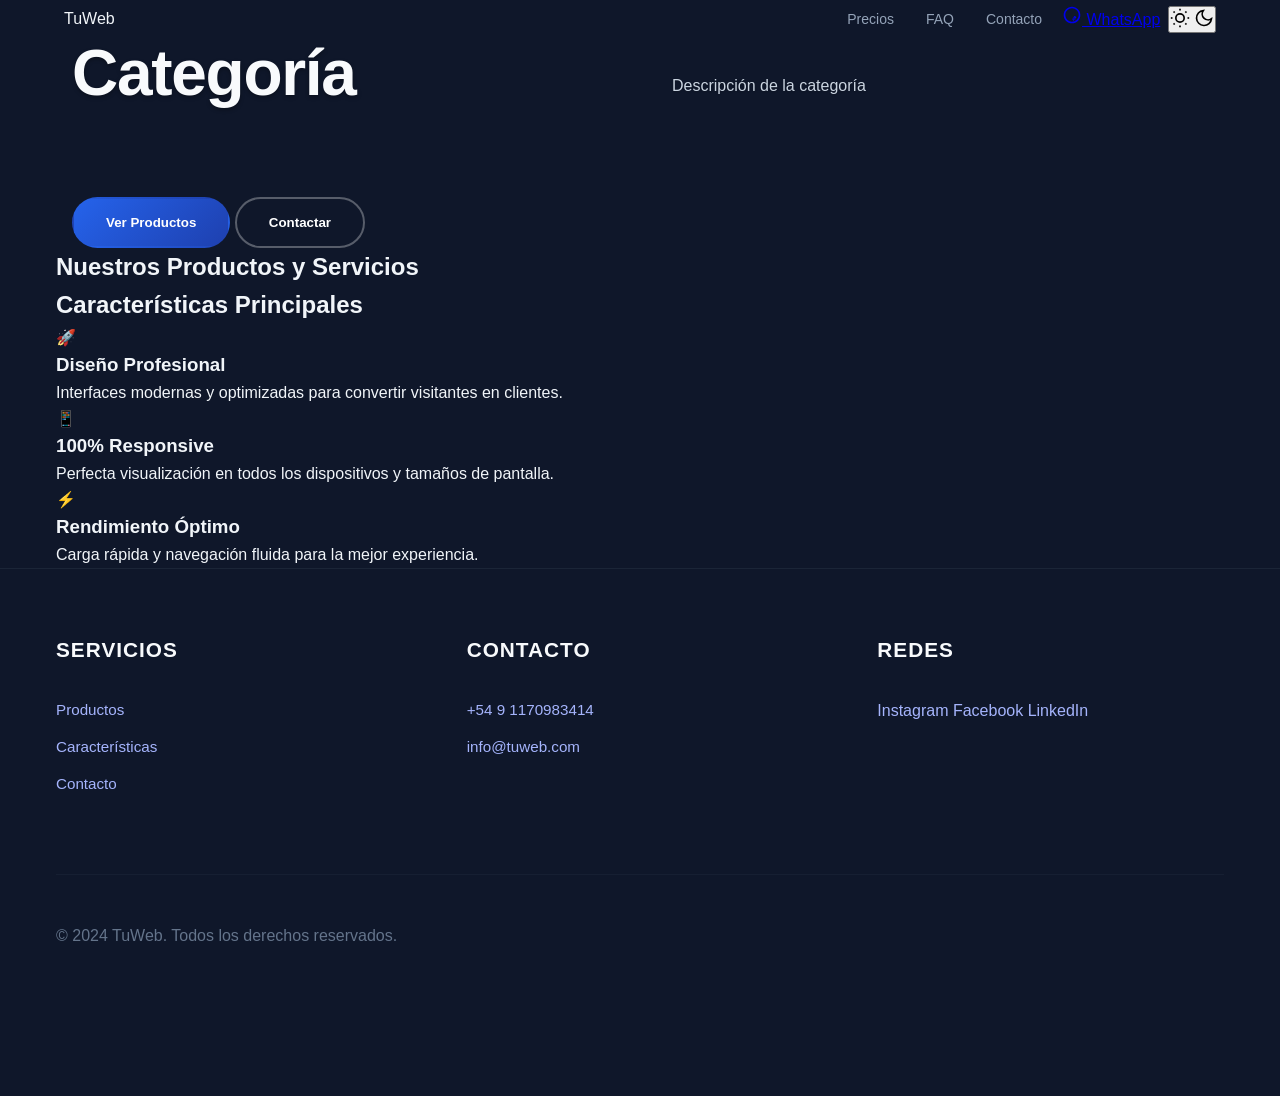
<file: categoria.html>
<!DOCTYPE html>
<html lang="es">
<head>
    <meta charset="UTF-8">
    <meta name="viewport" content="width=device-width, initial-scale=1.0">
    <title>Categoría - Página Genérica</title>
    <link rel="stylesheet" href="styles.css">
    <link rel="preconnect" href="https://fonts.googleapis.com">
    <link rel="preconnect" href="https://fonts.gstatic.com" crossorigin>
    <link href="https://fonts.googleapis.com/css2?family=Inter:wght@300;400;500;600;700;800&display=swap" rel="stylesheet">
</head>
<body class="dark-mode">
    <!-- Navbar -->
    <nav class="navbar">
        <div class="nav-container">
            <div class="nav-left">
                <div class="logo">
                    <span class="logo-text">TuWeb</span>
                </div>
            </div>
            <div class="nav-right">
                <a href="index.html#pricing" class="nav-link">Precios</a>
                <a href="index.html#faq" class="nav-link">FAQ</a>
                <a href="index.html#contact" class="nav-link">Contacto</a>
                <a href="https://wa.me/5491170983414?text=Hola%20estoy%20interesado%20en%20sus%20servicios" class="whatsapp-btn" target="_blank">
                    <svg width="20" height="20" viewBox="0 0 24 24" fill="currentColor">
                        <path d="M17.472 14.382c-.297-.149-1.758-.867-2.03-1.03-.246-.141-.547-.048-.746.165-.199.213-.537.447-.637.665-.099.218-.218.447-.218.637 0 .848.672 1.537 1.5 1.537.828 0 1.5-.689 1.5-1.537 0-.19-.019-.419-.218-.637-.09-.218-.438-.447-.637-.665-.199-.149-.5-.306-.746-.165-.246.163-.449.881-.203 1.03.149.272.163.733.867 2.03 1.03.246.141.547.048.746-.165.199-.213.537-.447.637-.665.099-.218.218-.447.218-.637 0-.848-.672-1.537-1.5-1.537-.828 0-1.5.689-1.5 1.537 0 .19.019.419.218.637.09.218.438.447.637.665.199.149.5.306.746.165.246-.163.449-.881.203-1.03-.149-.272-.163-.733-.867-2.03-1.03-.246-.141-.547-.048-.746.165-.199.213-.537.447-.637.665-.099.218-.218.447-.218.637 0 .848.672 1.537 1.5 1.537.828 0 1.5-.689 1.5-1.537z"/>
                        <path d="M12 2C6.486 2 2 6.486 2 12s4.486 10 10 10 10-4.486 10-10S17.514 2 12 2zm0 18c-4.411 0-8-3.589-8-8s3.589-8 8-8 8 3.589 8 8-3.589 8-8 8z"/>
                    </svg>
                    WhatsApp
                </a>
                <button class="dark-mode-toggle" onclick="toggleDarkMode()">
                    <svg class="sun-icon" width="20" height="20" viewBox="0 0 24 24" fill="none" stroke="currentColor" stroke-width="2">
                        <circle cx="12" cy="12" r="5"/>
                        <line x1="12" y1="1" x2="12" y2="3"/>
                        <line x1="12" y1="21" x2="12" y2="23"/>
                        <line x1="4.22" y1="4.22" x2="5.64" y2="5.64"/>
                        <line x1="18.36" y1="18.36" x2="19.78" y2="19.78"/>
                        <line x1="1" y1="12" x2="3" y2="12"/>
                        <line x1="21" y1="12" x2="23" y2="12"/>
                        <line x1="4.22" y1="19.78" x2="5.64" y2="18.36"/>
                        <line x1="18.36" y1="5.64" x2="19.78" y2="4.22"/>
                    </svg>
                    <svg class="moon-icon" width="20" height="20" viewBox="0 0 24 24" fill="none" stroke="currentColor" stroke-width="2">
                        <path d="M21 12.79A9 9 0 1 1 11.21 3 7 7 0 0 0 21 12.79z"/>
                    </svg>
                </button>
            </div>
        </div>
    </nav>

    <!-- Hero Section -->
    <header class="category-hero" id="hero">
        <div class="hero-overlay"></div>
        <div class="hero-content">
            <h1 id="category-title">Categoría</h1>
            <p id="category-description">Descripción de la categoría</p>
            <div class="hero-cta">
                <button class="hero-btn primary" onclick="scrollToProducts()">Ver Productos</button>
                <button class="hero-btn secondary" onclick="scrollToContact()">Contactar</button>
            </div>
        </div>
    </header>

    <!-- Main Content -->
    <main class="category-main">
        <div class="container">
            <!-- Products Grid -->
            <section class="products-section" id="products">
                <h2 class="section-title">Nuestros Productos y Servicios</h2>
                <div class="products-grid" id="products-grid">
                    <!-- Los productos se cargarán dinámicamente -->
                </div>
            </section>

            <!-- Features Section -->
            <section class="features-section">
                <h2 class="section-title">Características Principales</h2>
                <div class="features-grid">
                    <div class="feature-card">
                        <div class="feature-icon">🚀</div>
                        <h3>Diseño Profesional</h3>
                        <p>Interfaces modernas y optimizadas para convertir visitantes en clientes.</p>
                    </div>
                    <div class="feature-card">
                        <div class="feature-icon">📱</div>
                        <h3>100% Responsive</h3>
                        <p>Perfecta visualización en todos los dispositivos y tamaños de pantalla.</p>
                    </div>
                    <div class="feature-card">
                        <div class="feature-icon">⚡</div>
                        <h3>Rendimiento Óptimo</h3>
                        <p>Carga rápida y navegación fluida para la mejor experiencia.</p>
                    </div>
                </div>
            </section>
        </div>
    </main>

    <!-- Footer -->
    <footer class="corporate-footer">
        <div class="container">
            <div class="footer-content">
                <div class="footer-section">
                    <h4>Servicios</h4>
                    <ul>
                        <li><a href="#products">Productos</a></li>
                        <li><a href="#features">Características</a></li>
                        <li><a href="#contact">Contacto</a></li>
                    </ul>
                </div>
                <div class="footer-section">
                    <h4>Contacto</h4>
                    <ul>
                        <li><a href="tel:+5491170983414">+54 9 1170983414</a></li>
                        <li><a href="mailto:info@tuweb.com">info@tuweb.com</a></li>
                    </ul>
                </div>
                <div class="footer-section">
                    <h4>Redes</h4>
                    <div class="social-links">
                        <a href="#" class="social-link">Instagram</a>
                        <a href="#" class="social-link">Facebook</a>
                        <a href="#" class="social-link">LinkedIn</a>
                    </div>
                </div>
            </div>
            <div class="footer-bottom">
                <p>&copy; 2024 TuWeb. Todos los derechos reservados.</p>
            </div>
        </div>
    </footer>

    <script>
        // Datos dinámicos de categorías
        const categoryData = {
            'pizzeria': {
                titulo: 'Soluciones para Pizzerías',
                descripcion: 'Plataformas digitales especializadas para pizzerías que quieren aumentar sus ventas online',
                imagenHero: 'https://images.unsplash.com/photo-1565299624946-b28f40a9ae91?w=1200',
                productos: [
                    { nombre: 'Sistema de Pedidos Online', precio: '$80.000', descripcion: 'Recibe pedidos directamente desde tu página' },
                    { nombre: 'Menú Digital Interactivo', precio: '$110.000', descripcion: 'Menú atractivo con fotos y precios actualizados' },
                    { nombre: 'Delivery Tracker', precio: '$150.000', descripcion: 'Seguimiento en tiempo real de entregas' }
                ]
            },
            'gimnasio': {
                titulo: 'Plataformas para Gimnasios',
                descripcion: 'Sistemas completos para gestión de gimnasios y centros de fitness',
                imagenHero: 'https://images.unsplash.com/photo-1571902943206-507026980067?w=1200',
                productos: [
                    { nombre: 'Sistema de Membresías', precio: '$80.000', descripcion: 'Gestión completa de membresías y pagos' },
                    { nombre: 'Reserva de Clases', precio: '$110.000', descripcion: 'Sistema de reservas online para clases' },
                    { nombre: 'App Móvil', precio: '$150.000', descripcion: 'Aplicación móvil para tus miembros' }
                ]
            },
            'peluqueria': {
                titulo: 'Soluciones para Peluquerías',
                descripcion: 'Plataformas digitales diseñadas específicamente para peluquerías y salones de belleza',
                imagenHero: 'https://images.unsplash.com/photo-1560069000270-5e5352893280?w=1200',
                productos: [
                    { nombre: 'Sistema de Turnos', precio: '$80.000', descripcion: 'Gestión de turnos y citas online' },
                    { nombre: 'Galería de Servicios', precio: '$110.000', descripcion: 'Catálogo visual de todos tus servicios' },
                    { nombre: 'Recordatorios SMS', precio: '$150.000', descripcion: 'Sistema automático de recordatorios' }
                ]
            }
        };

        // Obtener ID de la URL
        function getCategoryFromURL() {
            const path = window.location.pathname;
            const match = path.match(/categoria\/([^\/]+)/);
            return match ? match[1] : null;
        }

        // Cargar datos de la categoría
        function loadCategoryData() {
            const categoryId = getCategoryFromURL();
            const category = categoryData[categoryId];
            
            if (category) {
                // Actualizar título y descripción
                document.getElementById('category-title').textContent = category.titulo;
                document.getElementById('category-description').textContent = category.descripcion;
                
                // Actualizar imagen de hero
                const heroSection = document.querySelector('.category-hero');
                if (heroSection) {
                    heroSection.style.backgroundImage = `linear-gradient(rgba(0,0,0,0.4), rgba(0,0,0,0.4)), url('${category.imagenHero}')`;
                    heroSection.style.backgroundSize = 'cover';
                    heroSection.style.backgroundPosition = 'center';
                }
                
                // Cargar productos
                loadProducts(category.productos);
            }
        }

        // Cargar productos dinámicamente
        function loadProducts(productos) {
            const grid = document.getElementById('products-grid');
            grid.innerHTML = '';
            
            productos.forEach(producto => {
                const card = document.createElement('div');
                card.className = 'product-card';
                card.innerHTML = `
                    <div class="product-image">
                        <img src="https://images.unsplash.com/photo-1556742049-0cfed4f6a45d?w=400" alt="${producto.nombre}">
                    </div>
                    <div class="product-content">
                        <h3>${producto.nombre}</h3>
                        <p>${producto.descripcion}</p>
                        <div class="product-price">${producto.precio}</div>
                        <button class="product-cta" onclick="redirectToWhatsApp('${producto.nombre}')">Consultar</button>
                    </div>
                `;
                grid.appendChild(card);
            });
        }

        // Funciones de navegación
        function scrollToProducts() {
            document.getElementById('products').scrollIntoView({ behavior: 'smooth' });
        }

        function scrollToContact() {
            document.querySelector('.corporate-footer').scrollIntoView({ behavior: 'smooth' });
        }

        function redirectToWhatsApp(producto) {
            const message = `Hola, estoy interesado en: ${producto}`;
            window.open(`https://wa.me/5491170983414?text=${encodeURIComponent(message)}`, '_blank');
        }

        // Dark mode toggle
        function toggleDarkMode() {
            document.body.classList.toggle('dark-mode');
            localStorage.setItem('darkMode', document.body.classList.contains('dark-mode'));
        }

        // Inicialización
        document.addEventListener('DOMContentLoaded', function() {
            // Cargar preferencia de dark mode
            const darkMode = localStorage.getItem('darkMode');
            if (darkMode === 'true') {
                document.body.classList.add('dark-mode');
            }
            
            // Cargar datos de categoría
            loadCategoryData();
        });
    </script>
</body>
</html>
</file>
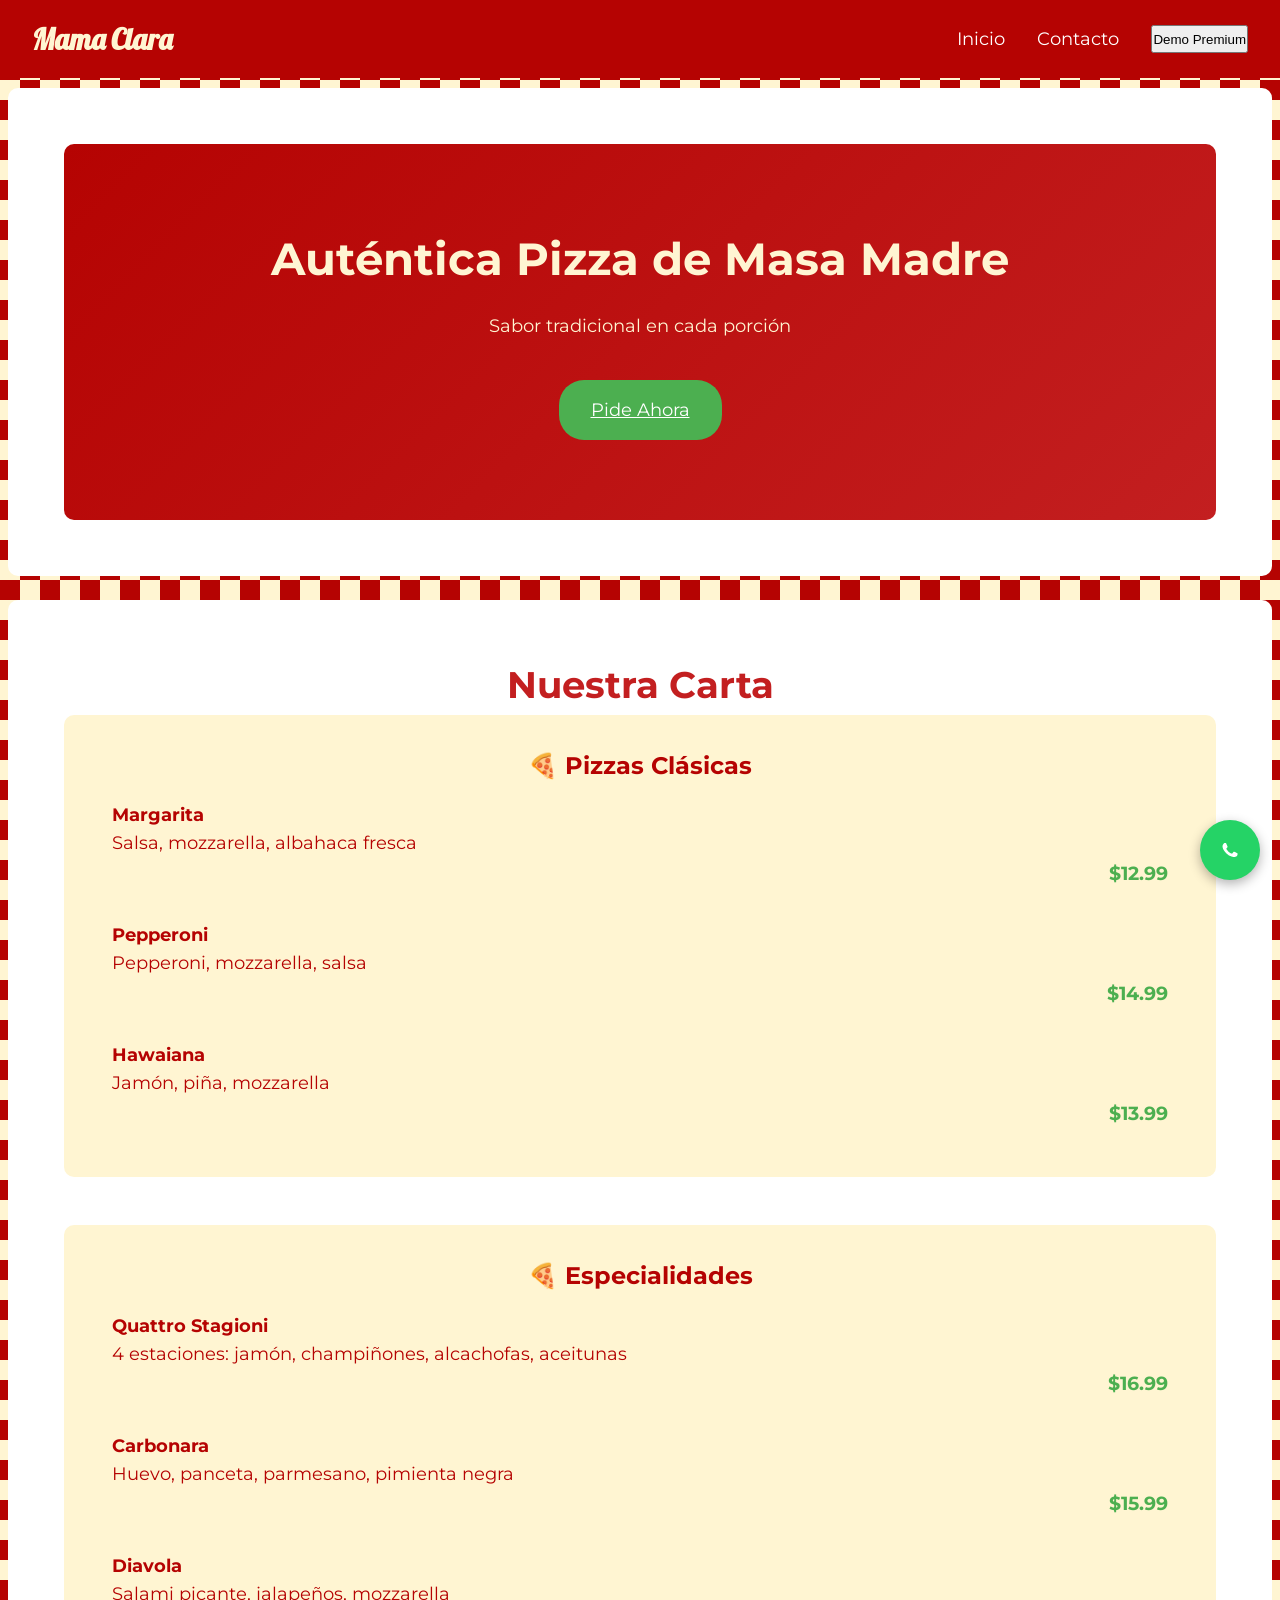
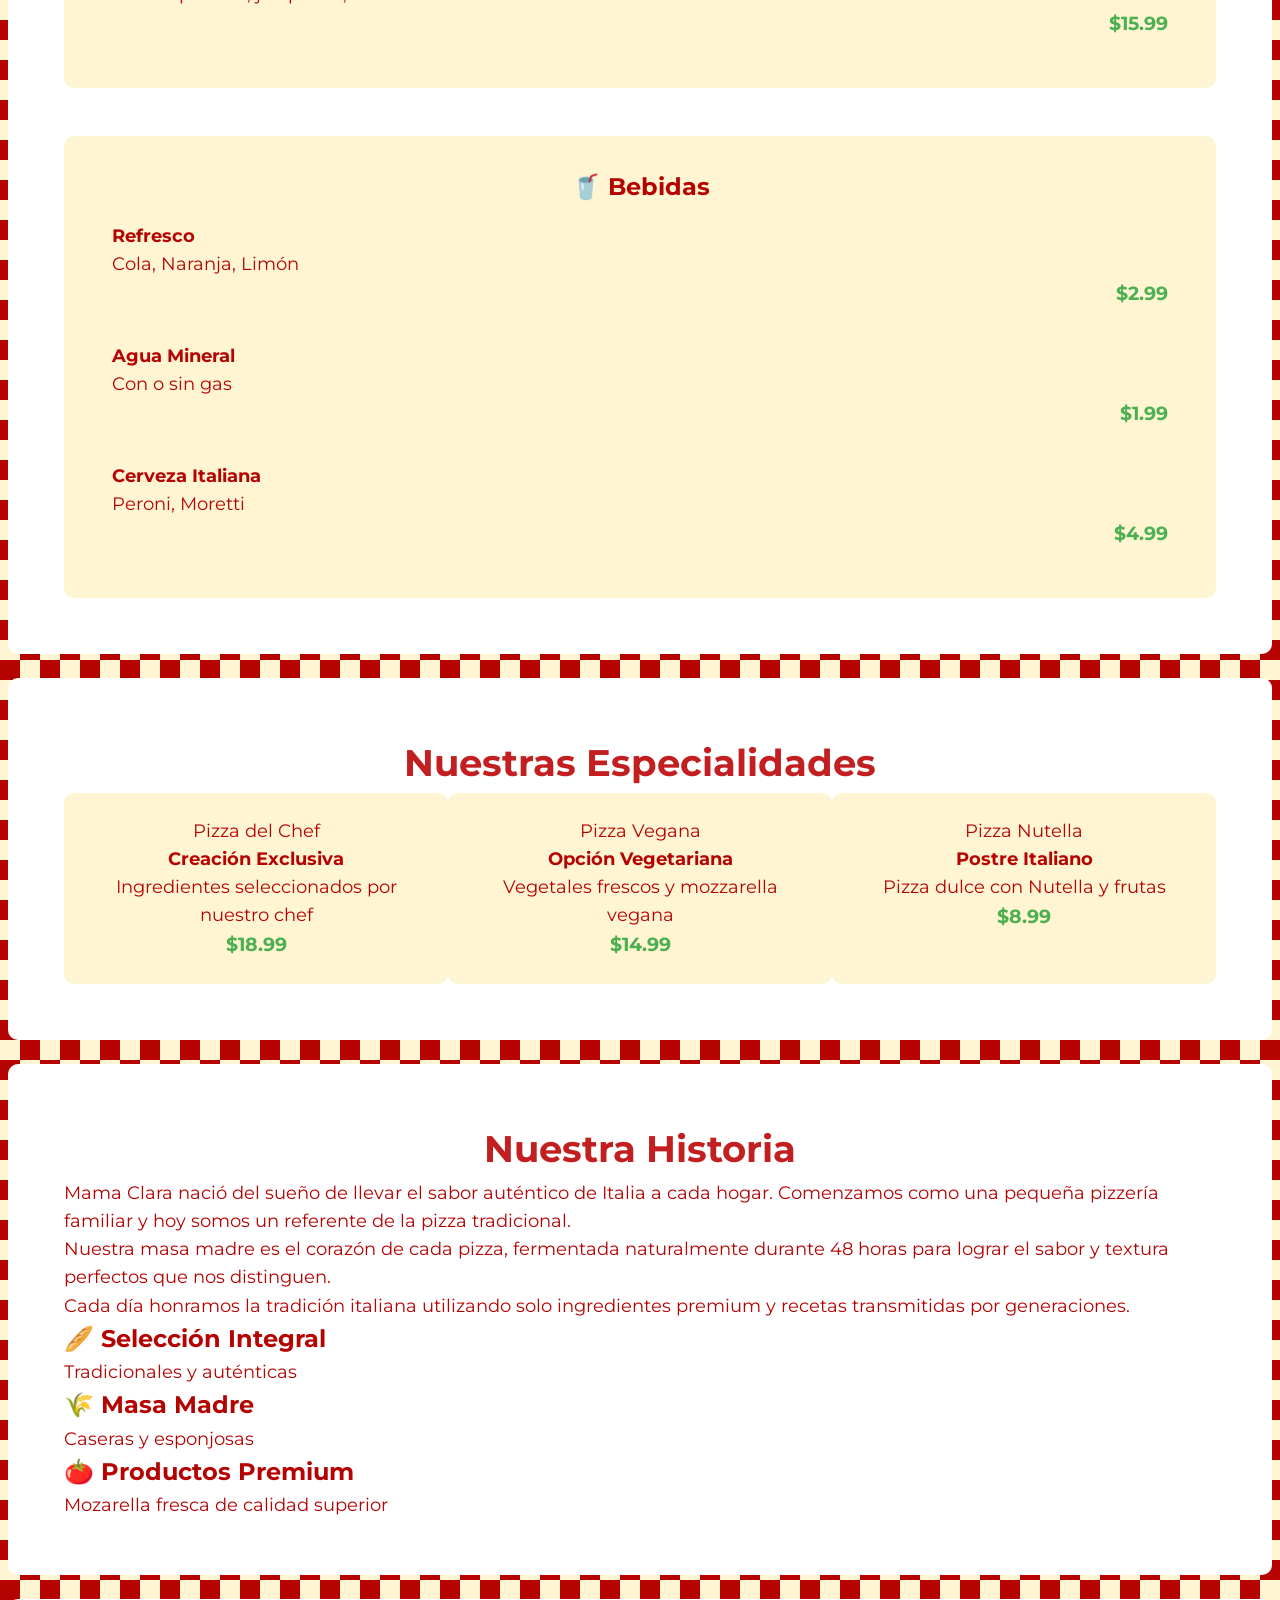
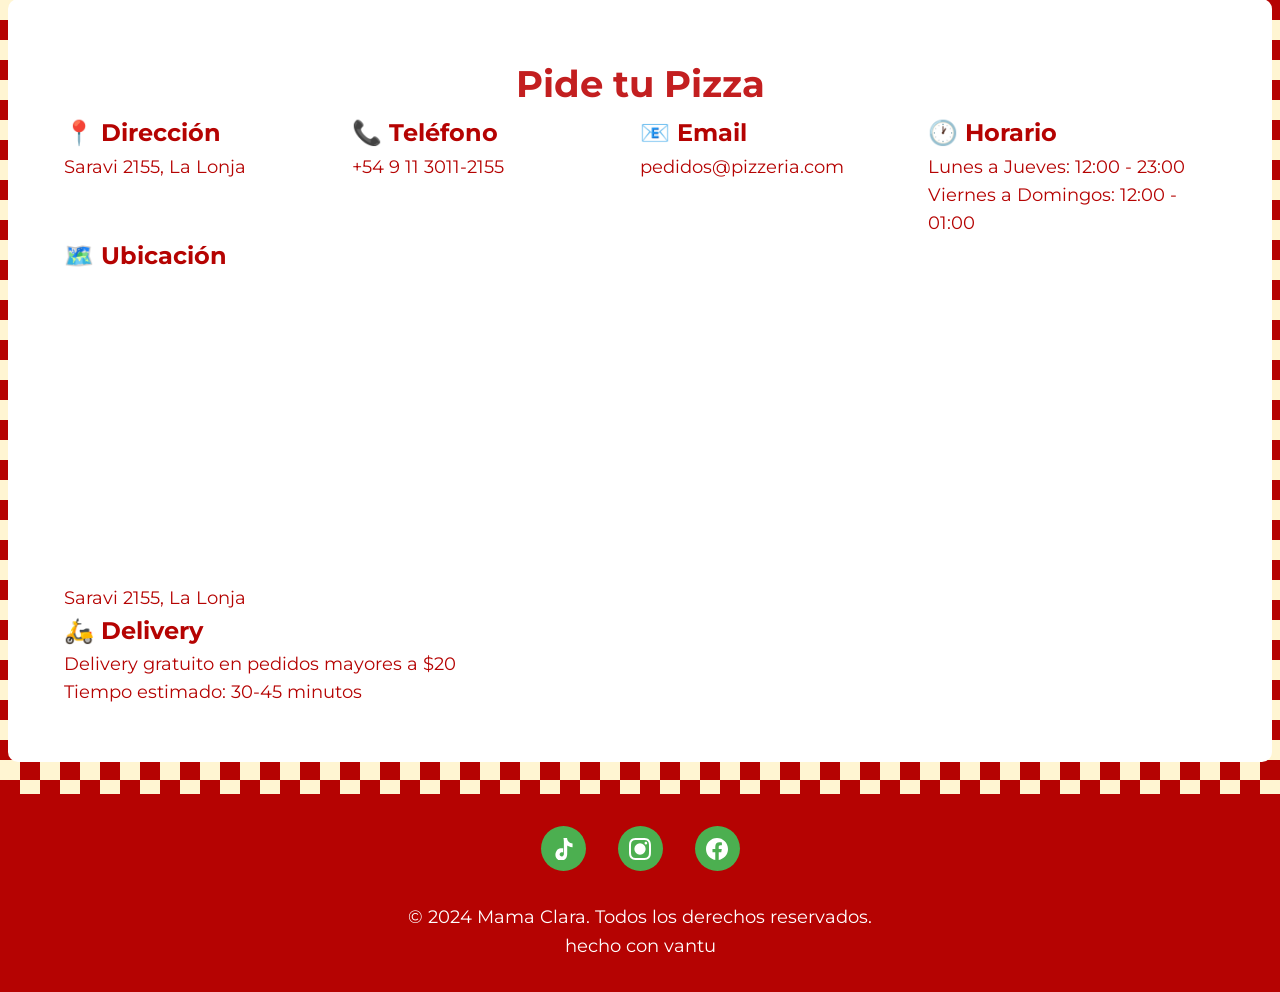
<file: pizzeria.html>
<!DOCTYPE html>
<html lang="es">
<head>
    <meta charset="UTF-8">
    <meta name="viewport" content="width=device-width, initial-scale=1.0">
    <title>Mama Clara - Pizzería</title>
    <link rel="preconnect" href="https://fonts.googleapis.com">
    <link rel="preconnect" href="https://fonts.gstatic.com" crossorigin>
    <link href="https://fonts.googleapis.com/css2?family=Montserrat:wght@300;400;600;700&family=Lobster&display=swap" rel="stylesheet">
    <link rel="stylesheet" href="pizzeria.css">
</head>
<body>
    <header>
        <nav>
            <div class="nav-left">
                <div class="logo">Mama Clara</div>
            </div>
            <div class="nav-right">
                <ul class="nav-links">
                    <li><a href="#inicio">Inicio</a></li>
                    <li><a href="#contacto">Contacto</a></li>
                </ul>
                <button class="demo-premium-btn" onclick="toggleDemo()">Demo Premium</button>
            </div>
        </nav>
    </header>

    <main>
        <section id="inicio">
            <div class="hero">
                <h1>Auténtica Pizza de Masa Madre</h1>
                <p>Sabor tradicional en cada porción</p>
                <a href="https://wa.me/5491130112155?text=¡Hola!%20Vi%20tu%20página%20web%20y%20me%20gustaría%20hacer%20un%20pedido." 
       class="cta-button" 
       target="_blank">Pide Ahora</a>
            </div>
        </section>

        <section id="carta">
            <h2>Nuestra Carta</h2>
            <div class="pizza-categories">
                <div class="category">
                    <h3>🍕 Pizzas Clásicas</h3>
                    <div class="pizza-items">
                        <div class="pizza-item">
                            <h4>Margarita</h4>
                            <p>Salsa, mozzarella, albahaca fresca</p>
                            <span class="price">$12.99</span>
                        </div>
                        <div class="pizza-item">
                            <h4>Pepperoni</h4>
                            <p>Pepperoni, mozzarella, salsa</p>
                            <span class="price">$14.99</span>
                        </div>
                        <div class="pizza-item">
                            <h4>Hawaiana</h4>
                            <p>Jamón, piña, mozzarella</p>
                            <span class="price">$13.99</span>
                        </div>
                    </div>
                </div>
                <div class="category">
                    <h3>🍕 Especialidades</h3>
                    <div class="pizza-items">
                        <div class="pizza-item">
                            <h4>Quattro Stagioni</h4>
                            <p>4 estaciones: jamón, champiñones, alcachofas, aceitunas</p>
                            <span class="price">$16.99</span>
                        </div>
                        <div class="pizza-item">
                            <h4>Carbonara</h4>
                            <p>Huevo, panceta, parmesano, pimienta negra</p>
                            <span class="price">$15.99</span>
                        </div>
                        <div class="pizza-item">
                            <h4>Diavola</h4>
                            <p>Salami picante, jalapeños, mozzarella</p>
                            <span class="price">$15.99</span>
                        </div>
                    </div>
                </div>
                <div class="category">
                    <h3>🥤 Bebidas</h3>
                    <div class="pizza-items">
                        <div class="pizza-item">
                            <h4>Refresco</h4>
                            <p>Cola, Naranja, Limón</p>
                            <span class="price">$2.99</span>
                        </div>
                        <div class="pizza-item">
                            <h4>Agua Mineral</h4>
                            <p>Con o sin gas</p>
                            <span class="price">$1.99</span>
                        </div>
                        <div class="pizza-item">
                            <h4>Cerveza Italiana</h4>
                            <p>Peroni, Moretti</p>
                            <span class="price">$4.99</span>
                        </div>
                    </div>
                </div>
            </div>
        </section>

        <section id="especialidades">
            <h2>Nuestras Especialidades</h2>
            <div class="specialty-grid">
                <div class="specialty-item">
                    <div class="image-placeholder">
                        <p>Pizza del Chef</p>
                    </div>
                    <h4>Creación Exclusiva</h4>
                    <p>Ingredientes seleccionados por nuestro chef</p>
                    <span class="price">$18.99</span>
                </div>
                <div class="specialty-item">
                    <div class="image-placeholder">
                        <p>Pizza Vegana</p>
                    </div>
                    <h4>Opción Vegetariana</h4>
                    <p>Vegetales frescos y mozzarella vegana</p>
                    <span class="price">$14.99</span>
                </div>
                <div class="specialty-item">
                    <div class="image-placeholder">
                        <p>Pizza Nutella</p>
                    </div>
                    <h4>Postre Italiano</h4>
                    <p>Pizza dulce con Nutella y frutas</p>
                    <span class="price">$8.99</span>
                </div>
            </div>
        </section>

        <section id="historia">
            <h2>Nuestra Historia</h2>
            <div class="historia-content">
                <div class="historia-text">
                    <p>Mama Clara nació del sueño de llevar el sabor auténtico de Italia a cada hogar. Comenzamos como una pequeña pizzería familiar y hoy somos un referente de la pizza tradicional.</p>
                    <p>Nuestra masa madre es el corazón de cada pizza, fermentada naturalmente durante 48 horas para lograr el sabor y textura perfectos que nos distinguen.</p>
                    <p>Cada día honramos la tradición italiana utilizando solo ingredientes premium y recetas transmitidas por generaciones.</p>
                </div>
                <div class="historia-values">
                    <div class="value-item">
                        <h3>🥖 Selección Integral</h3>
                        <p>Tradicionales y auténticas</p>
                    </div>
                    <div class="value-item">
                        <h3>🌾 Masa Madre</h3>
                        <p>Caseras y esponjosas</p>
                    </div>
                    <div class="value-item">
                        <h3>🍅 Productos Premium</h3>
                        <p>Mozarella fresca de calidad superior</p>
                    </div>
                </div>
            </div>
        </section>

        <section id="contacto">
            <h2>Pide tu Pizza</h2>
            <div class="contact-info">
                <div class="contact-item">
                    <h3>📍 Dirección</h3>
                    <p>Saravi 2155, La Lonja</p>
                </div>
                <div class="contact-item">
                    <h3>📞 Teléfono</h3>
                    <p>+54 9 11 3011-2155</p>
                </div>
                <div class="contact-item">
                    <h3>📧 Email</h3>
                    <p>pedidos@pizzeria.com</p>
                </div>
                <div class="contact-item">
                    <h3>🕐 Horario</h3>
                    <p>Lunes a Jueves: 12:00 - 23:00</p>
                    <p>Viernes a Domingos: 12:00 - 01:00</p>
                </div>
            </div>
            <div class="map-container">
                <h3>🗺️ Ubicación</h3>
                <div class="map-wrapper">
                    <iframe 
                        src="https://www.openstreetmap.org/export/embed.html?bbox=-58.8375%2C-34.4547%2C-58.8355%2C-34.4527&layer=mapnik&marker=-34.453736%2C-58.836502" 
                        width="100%" 
                        height="300" 
                        frameborder="0" 
                        allowfullscreen>
                    </iframe>
                </div>
                <p>Saravi 2155, La Lonja</p>
            </div>
            <div class="delivery-info">
                <h3>🛵 Delivery</h3>
                <p>Delivery gratuito en pedidos mayores a $20</p>
                <p>Tiempo estimado: 30-45 minutos</p>
            </div>
        </section>
    </main>

    <footer>
        <div class="social-links">
            <a href="#" class="social-link" title="TikTok">
                <svg viewBox="0 0 24 24" fill="currentColor">
                    <path d="M12.525.02c1.31-.02 2.61-.01 3.91-.02.08 1.53.63 3.09 1.75 4.17 1.12 1.11 2.7 1.62 4.24 1.79v4.03c-1.44-.05-2.89-.35-4.2-.97-.57-.26-1.1-.59-1.62-.93-.01 2.92.01 5.84-.02 8.75-.03 1.68-.24 3.44-1.14 4.88-.98 1.57-2.66 2.6-4.48 2.83-1.48.2-3.06-.03-4.35-.82-.95-.58-1.72-1.46-2.22-2.48-.51-1.04-.71-2.22-.66-3.38.07-1.56.54-3.12 1.52-4.36.99-1.28 2.46-2.13 4.04-2.36.96-.15 1.95-.1 2.9.12.01 1.48-.01 2.96-.02 4.44-.6-.23-1.28-.35-1.92-.2-.83.15-1.54.78-1.79 1.58-.26.81-.1 1.74.46 2.37.57.64 1.49.89 2.32.68.73-.18 1.31-.75 1.53-1.47.21-.67.2-1.39.2-2.09-.02-3.89.01-7.78-.02-11.67-.01-.96-.06-1.92-.19-2.87z"/>
                </svg>
            </a>
            <a href="https://www.instagram.com/mamaclara.pilar?igshid=bm5nNTZmZDM4Znh0" class="social-link" title="Instagram" target="_blank">
                <svg viewBox="0 0 24 24" fill="currentColor">
                    <path d="M12 2.163c3.204 0 3.584.012 4.85.07 3.252.148 4.771 1.691 4.919 4.919.058 1.265.069 1.645.069 4.849 0 3.205-.012 3.584-.069 4.849-.149 3.225-1.664 4.771-4.919 4.919-1.266.058-1.644.07-4.85.07-3.204 0-3.584-.012-4.849-.07-3.26-.149-4.771-1.699-4.919-4.92-.058-1.265-.07-1.644-.07-4.849 0-3.204.013-3.583.07-4.849.149-3.227 1.664-4.771 4.919-4.919 1.266-.057 1.645-.069 4.849-.069zm0-2.163c-3.259 0-3.667.014-4.947.072-4.358.2-6.78 2.618-6.98 6.98-.059 1.281-.073 1.689-.073 4.948 0 3.259.014 3.668.072 4.948.2 4.358 2.618 6.78 6.98 6.98 1.281.058 1.689.072 4.948.072 3.259 0 3.668-.014 4.948-.072 4.354-.2 6.782-2.618 6.979-6.98.059-1.28.073-1.689.073-4.948 0-3.259-.014-3.667-.072-4.947-.196-4.354-2.617-6.78-6.979-6.98-1.281-.059-1.69-.073-4.949-.073zM5.838 12a6.162 6.162 0 1 1 12.324 0 6.162 6.162 0 0 1-12.324 0zM12 16a4 4 0 1 1 0-8 4 4 0 0 1 0 8zm4.965-10.405a1.44 1.44 0 1 1 2.881.001 1.44 1.44 0 0 1-2.881-.001z"></path>
                </svg>
            </a>
            <a href="#" class="social-link" title="Facebook">
                <svg viewBox="0 0 24 24" fill="currentColor">
                    <path d="M24 12.073c0-6.627-5.373-12-12-12s-12 5.373-12 12c0 5.99 4.388 10.954 10.125 11.854v-8.385H7.078v-3.47h3.047V9.43c0-3.007 1.792-4.669 4.533-4.669 1.312 0 2.686.235 2.686.235v2.953H15.83c-1.491 0-1.956.925-1.956 1.874v2.25h3.328l-.532 3.47h-2.796v8.385C19.612 23.027 24 18.062 24 12.073z"/>
                </svg>
            </a>
        </div>
        <p>&copy; 2024 <span class="brand-name">Mama Clara</span>. Todos los derechos reservados.</p>
        <p>hecho con vantu</p>
    </footer>

    <!-- Botón flotante de WhatsApp -->
    <a href="https://wa.me/5491170983414?text=¡Hola!%20Vi%20tu%20página%20web%20y%20me%20gustaría%20saber%20más%20sobre%20tus%20servicios%20de%20desarrollo%20web.%20¿Podemos%20agendar%20una%20consulta?" class="whatsapp-float" target="_blank">
    <svg viewBox="0 0 24 24">
        <path d="M17.472 14.382c-.297-.149-1.758-.867-2.03-.967-.273-.099-.471-.148-.67.15-.197.297-.767.966-.94 1.164-.173.199-.347.223-.644.075-.297-.15-1.255-.463-2.39-1.475-.883-.788-1.48-1.761-1.653-2.059-.173-.297-.018-.458.13-.606.134-.133.298-.347.446-.52.149-.174.198-.298.298-.497.099-.198.05-.371-.025-.52-.075-.149-.669-1.612-.916-2.207-.242-.579-.487-.5-.669-.51l-.57-.01c-.198 0-.52.074-.792.372s-1.04 1.016-1.04 2.479 1.065 2.876 1.213 3.074c.149.198 2.096 3.2 5.077 4.487.709.306 1.262.489 1.694.625.712.227 1.36.195 1.871.118.571-.085 1.758-.719 2.006-1.413.248-.694.248-1.289.173-1.413-.074-.124-.272-.198-.57-.347"/>
    </svg>
</a>
    <script>
        let esModoBasico = false;

        // Función para alternar entre versiones
        function toggleDemo() {
            const botonDemo = document.querySelector('.demo-premium-btn');
            
            if (!esModoBasico) {
                // Activar modo básico
                mostrarDemoBasico();
                botonDemo.textContent = 'Volver a Premium';
                botonDemo.style.background = 'linear-gradient(135deg, #FF6B6B, #FF8E53)';
                esModoBasico = true;
            } else {
                // Volver a modo premium
                volverAPremium();
                botonDemo.textContent = 'Demo Premium';
                botonDemo.style.background = 'linear-gradient(135deg, #FFD700, #FFA500)';
                esModoBasico = false;
            }
        }

        // Función para mostrar versión básica
        function mostrarDemoBasico() {
            console.log('Activando modo básico...');
            
            // Ocultar todas las secciones excepto las básicas
            const seccionesAOcultar = [
                'carta', 
                'especialidades',
                'contacto'
            ];
            
            seccionesAOcultar.forEach(id => {
                const seccion = document.getElementById(id);
                if (seccion) {
                    seccion.style.display = 'none';
                    console.log(`Ocultando sección: ${id}`);
                } else {
                    console.log(`No se encontró sección: ${id}`);
                }
            });
            
            // Ocultar botón "Pide Ahora" del hero
            const botonHero = document.querySelector('.cta-button');
            if (botonHero) {
                botonHero.style.display = 'none';
                console.log('Ocultando botón CTA');
            }
            
                        
            // Actualizar navegación para versión básica
            actualizarNavegacionBasica();
            
            // Ajustar el espaciado del main
            const main = document.querySelector('main');
            if (main) {
                main.style.marginTop = '0';
                console.log('Ajustando espaciado del main');
            }
        }

        // Función para actualizar navegación a versión básica
        function actualizarNavegacionBasica() {
            const navLinks = document.querySelector('.nav-links');
            if (navLinks) {
                navLinks.innerHTML = `
                    <li><a href="#inicio">Inicio</a></li>
                    <li><a href="#contacto">Contacto</a></li>
                `;
            }
        }

        // Función para restaurar navegación premium
        function actualizarNavegacionPremium() {
            const navLinks = document.querySelector('.nav-links');
            if (navLinks) {
                navLinks.innerHTML = `
                    <li><a href="#inicio">Inicio</a></li>
                    <li><a href="#contacto">Contacto</a></li>
                `;
            }
        }

        // Función para volver a versión premium
        function volverAPremium() {
            console.log('Volviendo a modo premium...');
            
            // Mostrar todas las secciones ocultas
            const seccionesAMostrar = [
                'carta', 
                'especialidades',
                'contacto'
            ];
            
            seccionesAMostrar.forEach(id => {
                const seccion = document.getElementById(id);
                if (seccion) {
                    seccion.style.display = 'block';
                    console.log(`Mostrando sección: ${id}`);
                } else {
                    console.log(`No se encontró sección: ${id}`);
                }
            });
            
            // Mostrar botón "Pide Ahora" del hero
            const botonHero = document.querySelector('.cta-button');
            if (botonHero) {
                botonHero.style.display = 'inline-block';
                console.log('Mostrando botón CTA');
            }
            
                        
            // Restaurar navegación premium
            actualizarNavegacionPremium();
            
            // Restaurar el espaciado del main
            const main = document.querySelector('main');
            if (main) {
                main.style.marginTop = '80px';
                console.log('Restaurando espaciado del main');
            }
        }
    </script>
</body>
</html>
</file>
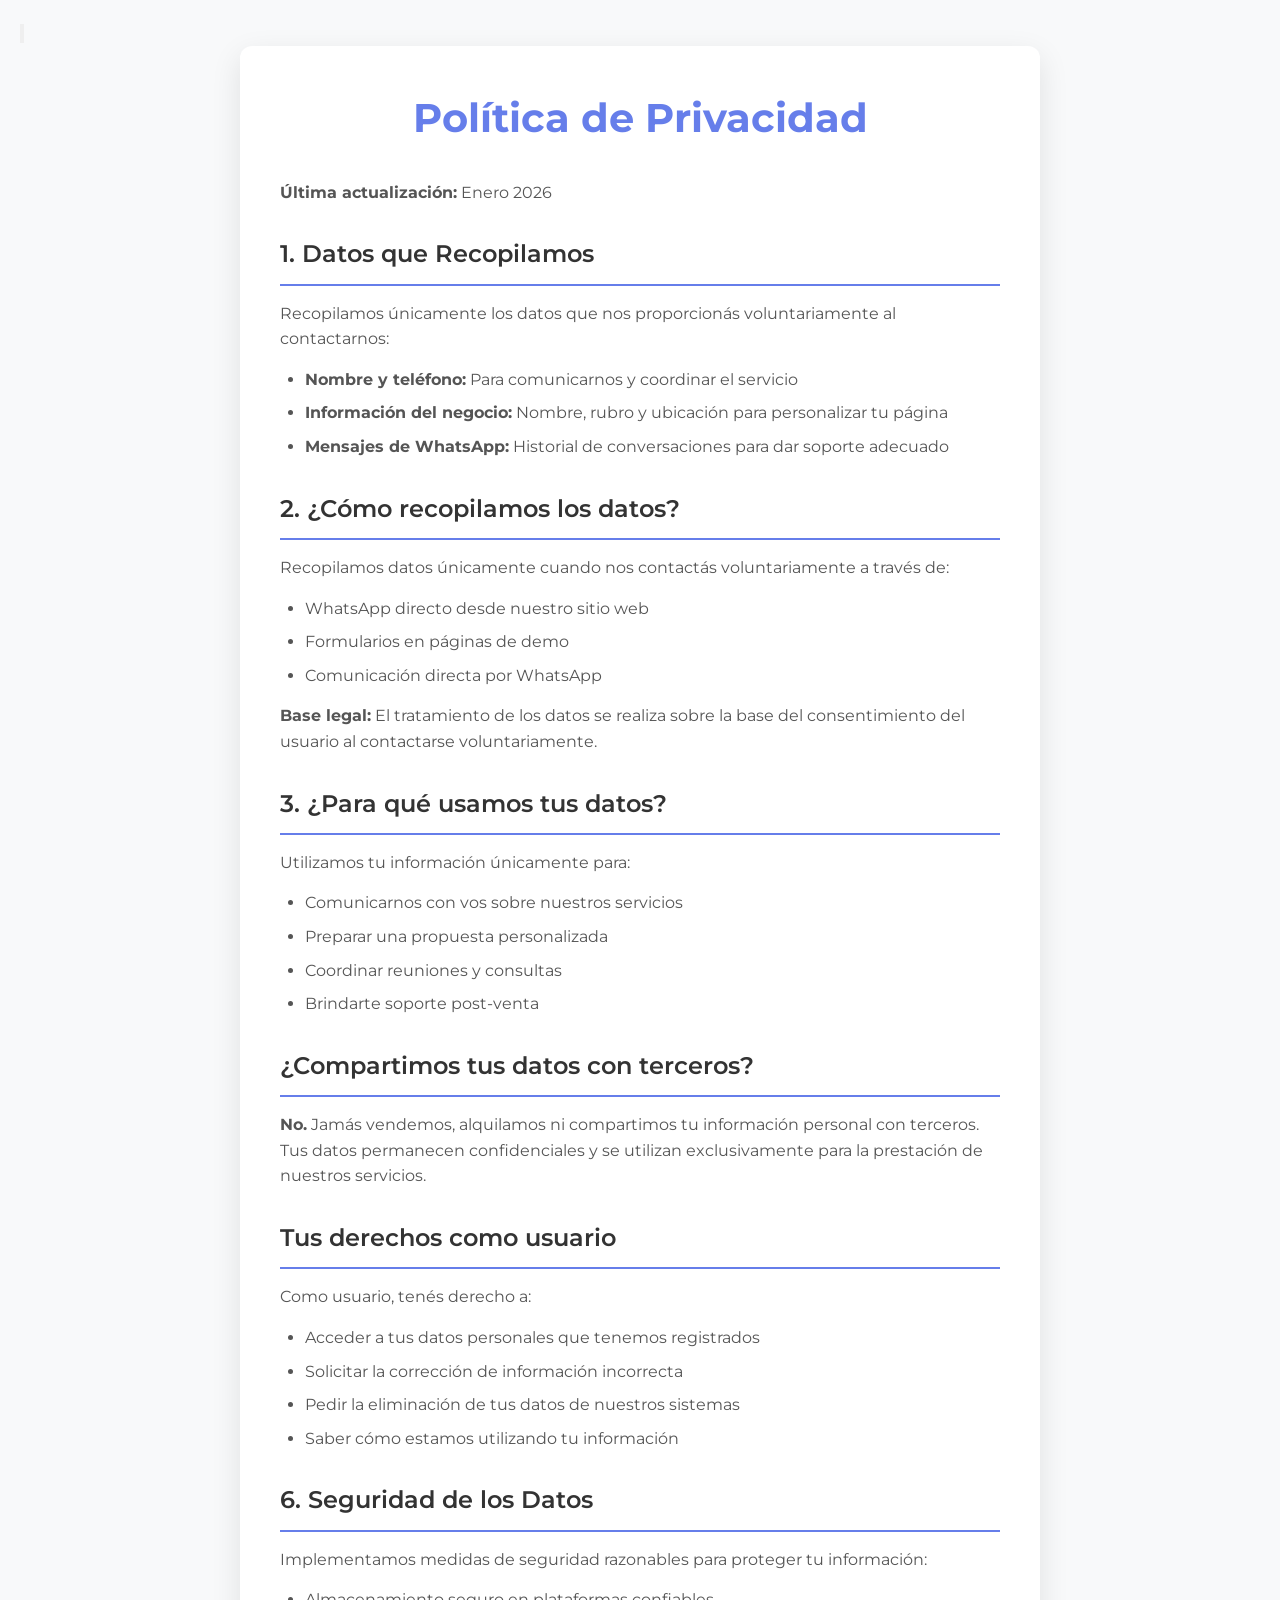
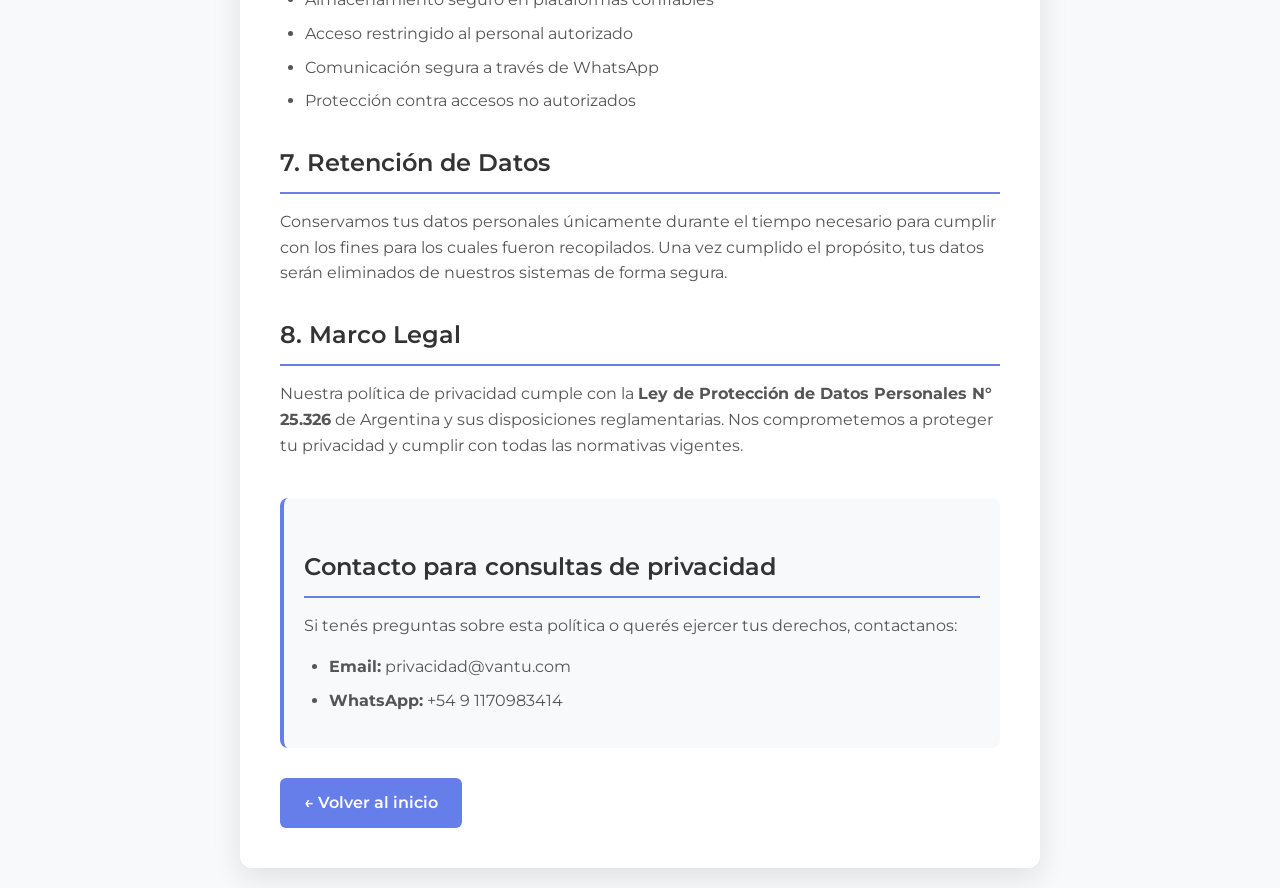
<file: privacidad.html>
<!DOCTYPE html>
<html lang="es">
<head>
    <meta charset="UTF-8">
    <meta name="viewport" content="width=device-width, initial-scale=1.0">
    <meta name="description" content="Política de Privacidad - Vantu Web Development">
    <title>Política de Privacidad - Vantu</title>
    
    <!-- Google Fonts -->
    <link rel="preconnect" href="https://fonts.googleapis.com">
    <link rel="preconnect" href="https://fonts.gstatic.com" crossorigin>
    <link href="https://fonts.googleapis.com/css2?family=Montserrat:wght@300;400;600;700&display=swap" rel="stylesheet">
    
    <!-- Favicon -->
    <link rel="icon" type="image/x-icon" href="assets/favicon.ico">
    
    <!-- Modo Oscuro -->
    <script src="dark-mode.js"></script>
    
    <style>
        * {
            margin: 0;
            padding: 0;
            box-sizing: border-box;
        }
        
        body {
            font-family: 'Montserrat', sans-serif;
            line-height: 1.6;
            color: #333;
            background-color: #f8f9fa;
            padding: 20px;
        }
        
        .container {
            max-width: 800px;
            margin: 0 auto;
            background: white;
            padding: 40px;
            border-radius: 12px;
            box-shadow: 0 10px 30px rgba(0,0,0,0.1);
        }
        
        h1 {
            color: #667eea;
            font-size: 2.5rem;
            font-weight: 700;
            margin-bottom: 30px;
            text-align: center;
        }
        
        h2 {
            color: #333;
            font-size: 1.5rem;
            font-weight: 600;
            margin: 30px 0 15px 0;
            padding-bottom: 10px;
            border-bottom: 2px solid #667eea;
        }
        
        p {
            margin-bottom: 15px;
            color: #555;
        }
        
        ul {
            margin: 15px 0;
            padding-left: 25px;
        }
        
        li {
            margin-bottom: 8px;
            color: #555;
        }
        
        .contact-section {
            margin-top: 40px;
            padding: 20px;
            background: #f8f9fa;
            border-radius: 8px;
            border-left: 4px solid #667eea;
        }
        
        .back-link {
            display: inline-block;
            margin-top: 30px;
            padding: 12px 24px;
            background: #667eea;
            color: white;
            text-decoration: none;
            border-radius: 6px;
            font-weight: 600;
            transition: all 0.3s ease;
        }
        
        .back-link:hover {
            background: #5a67d8;
            transform: translateY(-2px);
        }
        
        @media (max-width: 768px) {
            body {
                padding: 10px;
            }
            
            .container {
                padding: 20px;
            }
            
            h1 {
                font-size: 2rem;
            }
            
            h2 {
                font-size: 1.3rem;
            }
            
            .dark-mode-toggle {
                width: 45px;
                height: 45px;
            }
        }
        
        /* Modo Oscuro */
        body.dark-mode {
            background-color: #1a1a1a;
            color: #e5e5e5;
        }
        
        body.dark-mode .container {
            background-color: #2d2d2d;
        }
        
        body.dark-mode h1 {
            color: #ffffff;
        }
        
        body.dark-mode h2 {
            color: #e5e5e5;
            border-bottom-color: #404040;
        }
        
        body.dark-mode p {
            color: #a0a0a0;
        }
        
        body.dark-mode li {
            color: #a0a0a0;
        }
        
        body.dark-mode .contact-section {
            background-color: #2d2d2d;
            border-left-color: #404040;
        }
        
        body.dark-mode .back-link {
            background: #404040;
            color: #e5e5e5;
        }
        
        body.dark-mode .back-link:hover {
            background: #555555;
        }
    </style>
</head>
<body>
    
    <!-- Botón de Modo Nocturno -->
    <button id="dark-mode-toggle" class="dark-mode-toggle" onclick="toggleDarkMode()" title="Modo Nocturno">
        <svg viewBox="0 0 24 24" fill="currentColor" class="moon-icon">
            <path d="M21 12.79A9 9 0 1 1 11.21 3 7 7 0 0 0-9.79 9.79 9.79 0 0 0 9.79-9.79A9 9 0 0 0 21 12.79z"/>
        </svg>
        <svg viewBox="0 0 24 24" fill="currentColor" class="sun-icon" style="display: none;">
            <path d="M12 7c-2.76 0-5 2.24-5 5s2.24 5 5 5 5-2.24 5-5-2.24-5-5-5zm0-2c3.31 0 6 2.69 6 6s-2.69 6-6 6-6-2.69-6-6-6-2.69-6-6 6zm0 14c3.31 0 6-2.69 6-6s-2.69-6-6-6-6-2.69-6-6 6zm0-18c-3.31 0-6 2.69-6 6s2.69 6 6 6-2.69 6-6-6-2.69-6-6 6zm0 2c2.21 0 4 1.79 4 4s-1.79 4-4 4-1.79-4-4-1.79-4-4 4zm0 14c2.21 0 4 1.79 4 4s-1.79 4-4 4-1.79-4-4-1.79-4-4 4z"/>
        </svg>
    </button>
    <div class="container">
        <h1>Política de Privacidad</h1>
        
        <p><strong>Última actualización:</strong> Enero 2026</p>
        
        <h2>1. Datos que Recopilamos</h2>
        <p>Recopilamos únicamente los datos que nos proporcionás voluntariamente al contactarnos:</p>
        <ul>
            <li><strong>Nombre y teléfono:</strong> Para comunicarnos y coordinar el servicio</li>
            <li><strong>Información del negocio:</strong> Nombre, rubro y ubicación para personalizar tu página</li>
            <li><strong>Mensajes de WhatsApp:</strong> Historial de conversaciones para dar soporte adecuado</li>
        </ul>
        
        <h2>2. ¿Cómo recopilamos los datos?</h2>
        <p>Recopilamos datos únicamente cuando nos contactás voluntariamente a través de:</p>
        <ul>
            <li>WhatsApp directo desde nuestro sitio web</li>
            <li>Formularios en páginas de demo</li>
            <li>Comunicación directa por WhatsApp</li>
        </ul>
        
        <p><strong>Base legal:</strong> El tratamiento de los datos se realiza sobre la base del consentimiento del usuario al contactarse voluntariamente.</p>
        
        <h2>3. ¿Para qué usamos tus datos?</h2>
        <p>Utilizamos tu información únicamente para:</p>
        <ul>
            <li>Comunicarnos con vos sobre nuestros servicios</li>
            <li>Preparar una propuesta personalizada</li>
            <li>Coordinar reuniones y consultas</li>
            <li>Brindarte soporte post-venta</li>
        </ul>
        
        <h2>¿Compartimos tus datos con terceros?</h2>
        <p><strong>No.</strong> Jamás vendemos, alquilamos ni compartimos tu información personal con terceros. Tus datos permanecen confidenciales y se utilizan exclusivamente para la prestación de nuestros servicios.</p>
        
        <h2>Tus derechos como usuario</h2>
        <p>Como usuario, tenés derecho a:</p>
        <ul>
            <li>Acceder a tus datos personales que tenemos registrados</li>
            <li>Solicitar la corrección de información incorrecta</li>
            <li>Pedir la eliminación de tus datos de nuestros sistemas</li>
            <li>Saber cómo estamos utilizando tu información</li>
        </ul>
        
        <h2>6. Seguridad de los Datos</h2>
        <p>Implementamos medidas de seguridad razonables para proteger tu información:</p>
        <ul>
            <li>Almacenamiento seguro en plataformas confiables</li>
            <li>Acceso restringido al personal autorizado</li>
            <li>Comunicación segura a través de WhatsApp</li>
            <li>Protección contra accesos no autorizados</li>
        </ul>
        
        <h2>7. Retención de Datos</h2>
        <p>Conservamos tus datos personales únicamente durante el tiempo necesario para cumplir con los fines para los cuales fueron recopilados. Una vez cumplido el propósito, tus datos serán eliminados de nuestros sistemas de forma segura.</p>
        
        <h2>8. Marco Legal</h2>
        <p>Nuestra política de privacidad cumple con la <strong>Ley de Protección de Datos Personales N° 25.326</strong> de Argentina y sus disposiciones reglamentarias. Nos comprometemos a proteger tu privacidad y cumplir con todas las normativas vigentes.</p>
        
        <div class="contact-section">
            <h2>Contacto para consultas de privacidad</h2>
            <p>Si tenés preguntas sobre esta política o querés ejercer tus derechos, contactanos:</p>
            <ul>
                <li><strong>Email:</strong> privacidad@vantu.com</li>
                <li><strong>WhatsApp:</strong> +54 9 1170983414</li>
            </ul>
        </div>
        
        <a href="index.html" class="back-link">← Volver al inicio</a>
    </div>
</body>
</html>
</file>
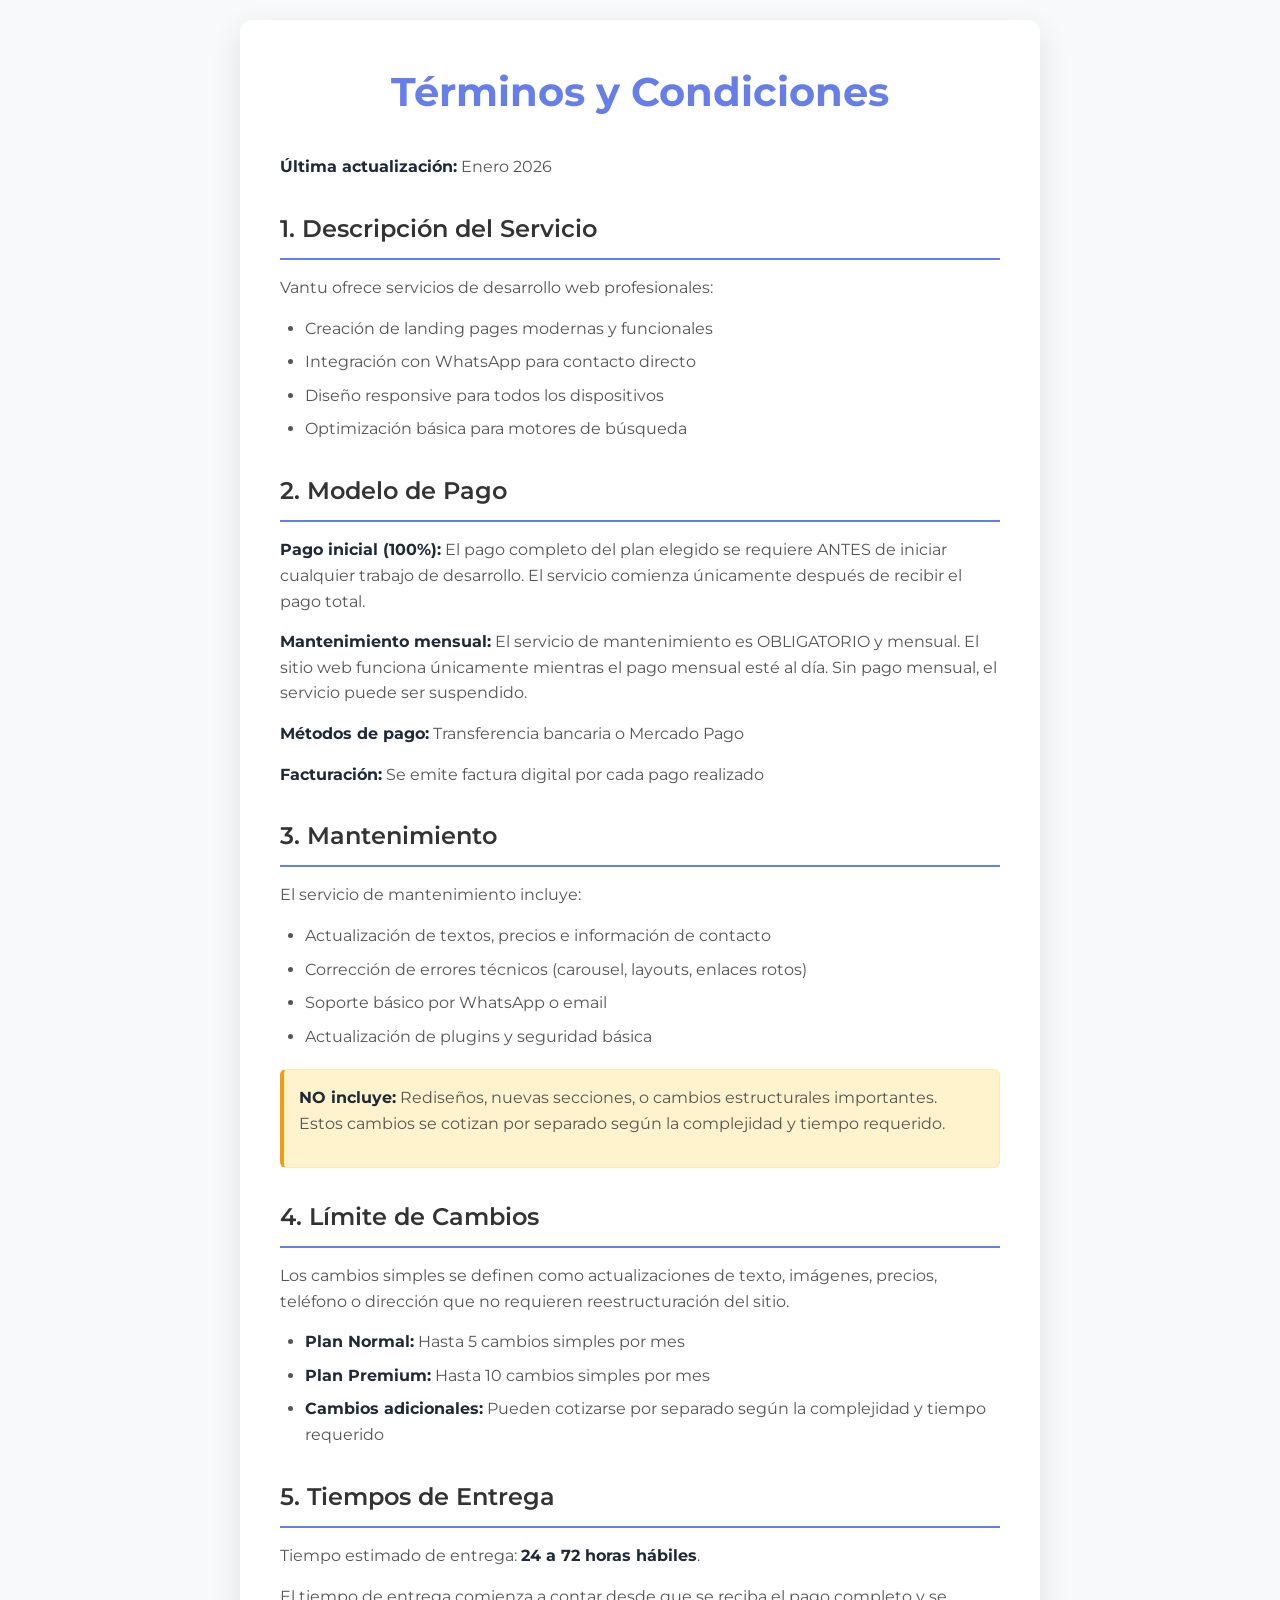
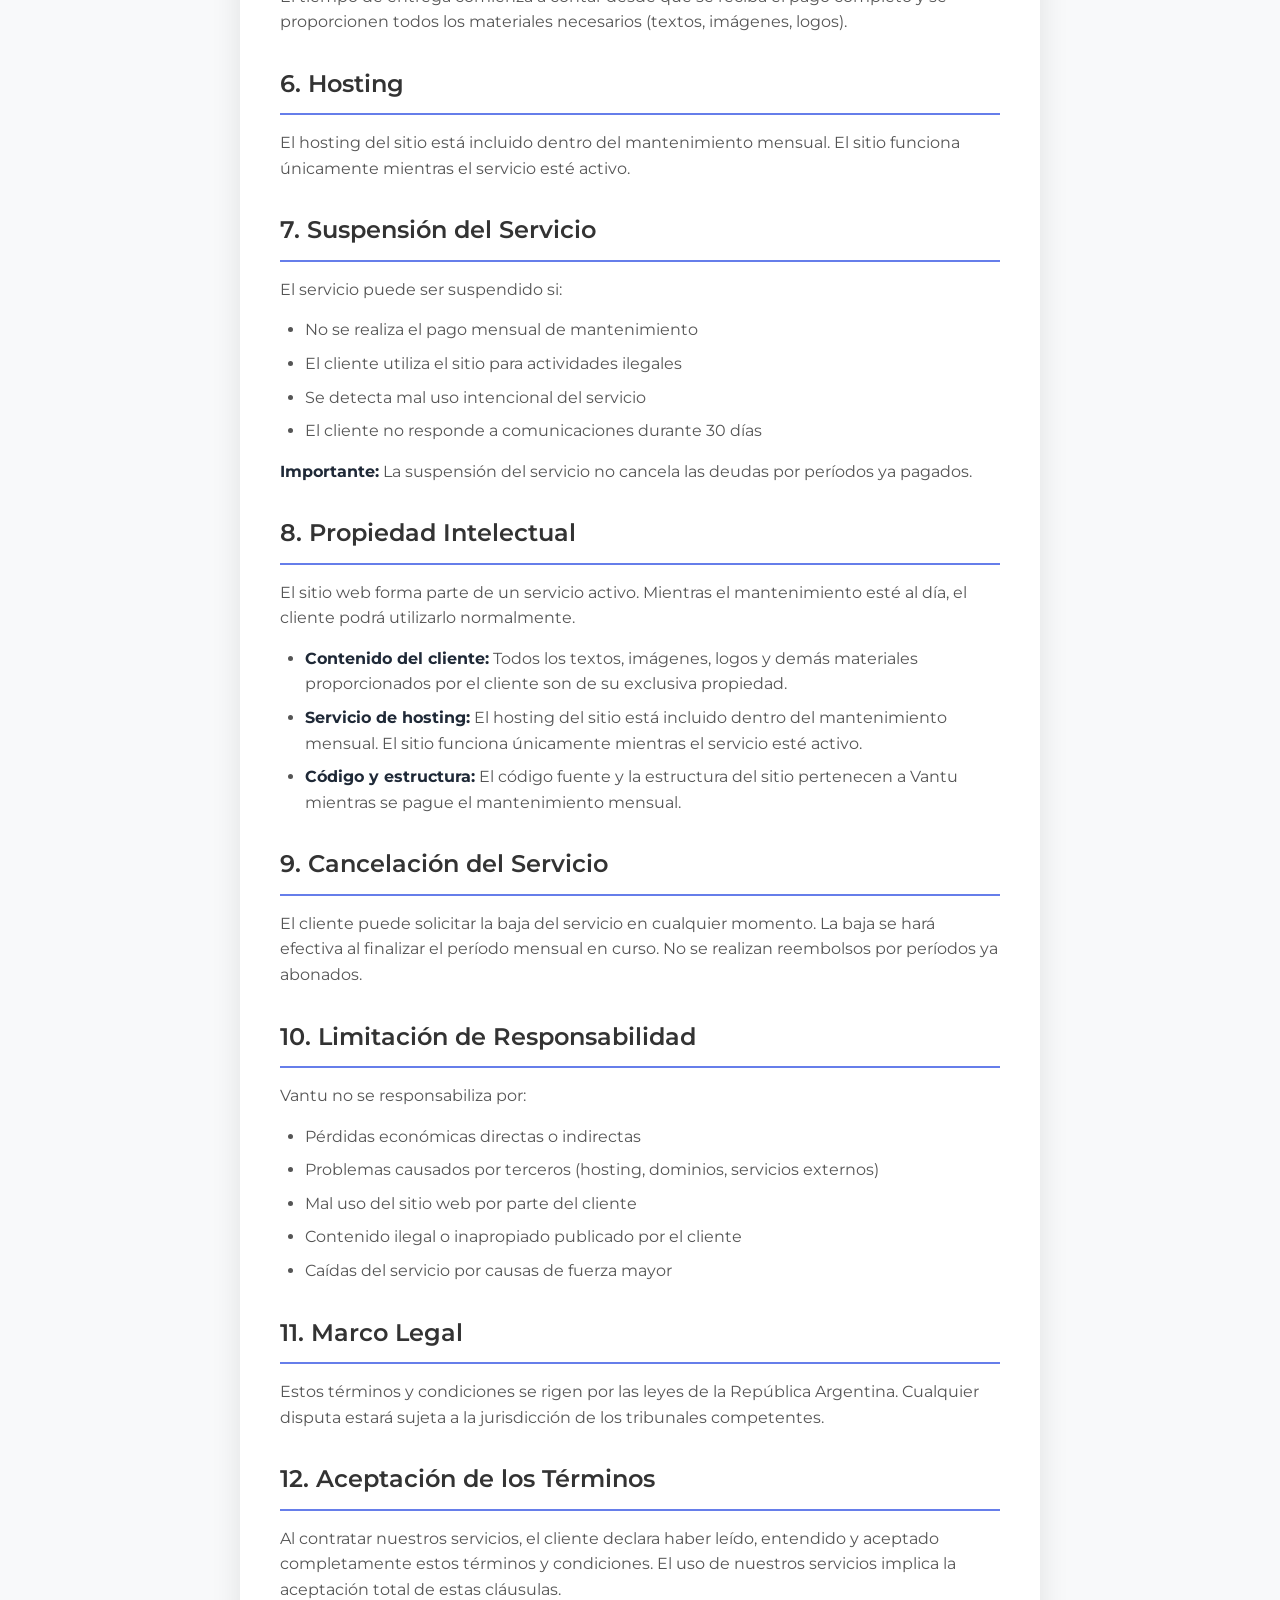
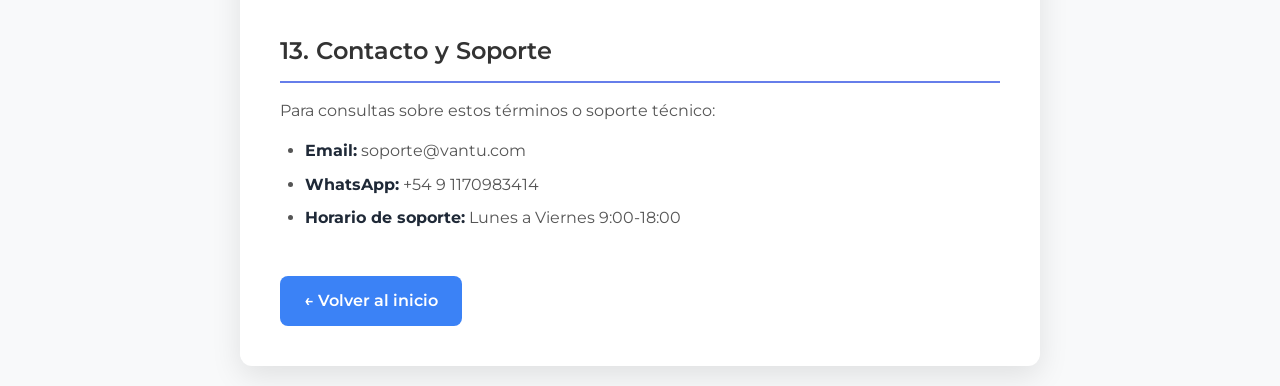
<file: terminos.html>
<!DOCTYPE html>
<html lang="es">
<head>
    <meta charset="UTF-8">
    <meta name="viewport" content="width=device-width, initial-scale=1.0">
    <meta name="description" content="Términos y Condiciones - Vantu Web Development">
    <title>Términos y Condiciones - Vantu</title>
    
    <!-- Google Fonts -->
    <link rel="preconnect" href="https://fonts.googleapis.com">
    <link rel="preconnect" href="https://fonts.gstatic.com" crossorigin>
    <link href="https://fonts.googleapis.com/css2?family=Montserrat:wght@300;400;600;700&display=swap" rel="stylesheet">
    
    <!-- Favicon -->
    <link rel="icon" type="image/x-icon" href="assets/favicon.ico">
    
    <!-- Modo Oscuro -->
    <script src="dark-mode.js"></script>
    
    <style>
        * {
            margin: 0;
            padding: 0;
            box-sizing: border-box;
        }
        
        body {
            font-family: 'Montserrat', sans-serif;
            line-height: 1.6;
            color: #333;
            background-color: #f8f9fa;
            padding: 20px;
        }
        
        .container {
            max-width: 800px;
            margin: 0 auto;
            background: white;
            padding: 40px;
            border-radius: 12px;
            box-shadow: 0 10px 30px rgba(0,0,0,0.1);
        }
        
        h1 {
            color: #667eea;
            font-size: 2.5rem;
            font-weight: 700;
            margin-bottom: 30px;
            text-align: center;
        }
        
        h2 {
            color: #333;
            font-size: 1.5rem;
            font-weight: 600;
            margin: 30px 0 15px 0;
            padding-bottom: 10px;
            border-bottom: 2px solid #667eea;
        }
        
        p {
            margin-bottom: 15px;
            color: #555;
        }
        
        ul {
            margin: 15px 0;
            padding-left: 25px;
        }
        
        li {
            margin-bottom: 8px;
            color: #555;
        }
        
        .warning {
            background: #fff3cd;
            border: 1px solid #ffeaa7;
            border-radius: 6px;
            padding: 15px;
            margin: 20px 0;
            border-left: 4px solid #f39c12;
        }
        
        .contact-section {
            margin-top: 40px;
            padding: 20px;
            background: #f8f9fa;
            border-radius: 8px;
            border-left: 4px solid #667eea;
        }
        
        .back-link {
            display: inline-block;
            background: #3b82f6;
            color: white;
            padding: 12px 24px;
            border-radius: 8px;
            text-decoration: none;
            font-weight: 600;
            margin-top: 30px;
            transition: all 0.3s ease;
        }
        
        .back-link:hover {
            background: #2563eb;
            transform: translateY(-2px);
        }
        
        strong {
            color: #1f2937;
        }
    </style>
</head>
<body>
    <div class="container">
        <h1>Términos y Condiciones</h1>
        
        <p><strong>Última actualización:</strong> Enero 2026</p>
        
        <h2>1. Descripción del Servicio</h2>
        <p>Vantu ofrece servicios de desarrollo web profesionales:</p>
        <ul>
            <li>Creación de landing pages modernas y funcionales</li>
            <li>Integración con WhatsApp para contacto directo</li>
            <li>Diseño responsive para todos los dispositivos</li>
            <li>Optimización básica para motores de búsqueda</li>
        </ul>
        
        <h2>2. Modelo de Pago</h2>
        <p><strong>Pago inicial (100%):</strong> El pago completo del plan elegido se requiere ANTES de iniciar cualquier trabajo de desarrollo. El servicio comienza únicamente después de recibir el pago total.</p>
        <p><strong>Mantenimiento mensual:</strong> El servicio de mantenimiento es OBLIGATORIO y mensual. El sitio web funciona únicamente mientras el pago mensual esté al día. Sin pago mensual, el servicio puede ser suspendido.</p>
        <p><strong>Métodos de pago:</strong> Transferencia bancaria o Mercado Pago</p>
        <p><strong>Facturación:</strong> Se emite factura digital por cada pago realizado</p>
        
        <h2>3. Mantenimiento</h2>
        <p>El servicio de mantenimiento incluye:</p>
        <ul>
            <li>Actualización de textos, precios e información de contacto</li>
            <li>Corrección de errores técnicos (carousel, layouts, enlaces rotos)</li>
            <li>Soporte básico por WhatsApp o email</li>
            <li>Actualización de plugins y seguridad básica</li>
        </ul>
        
        <div class="warning">
            <p><strong>NO incluye:</strong> Rediseños, nuevas secciones, o cambios estructurales importantes. Estos cambios se cotizan por separado según la complejidad y tiempo requerido.</p>
        </div>
        
        <h2>4. Límite de Cambios</h2>
        <p>Los cambios simples se definen como actualizaciones de texto, imágenes, precios, teléfono o dirección que no requieren reestructuración del sitio.</p>
        <ul>
            <li><strong>Plan Normal:</strong> Hasta 5 cambios simples por mes</li>
            <li><strong>Plan Premium:</strong> Hasta 10 cambios simples por mes</li>
            <li><strong>Cambios adicionales:</strong> Pueden cotizarse por separado según la complejidad y tiempo requerido</li>
        </ul>
        
        <h2>5. Tiempos de Entrega</h2>
        <p>Tiempo estimado de entrega: <strong>24 a 72 horas hábiles</strong>.</p>
        <p>El tiempo de entrega comienza a contar desde que se reciba el pago completo y se proporcionen todos los materiales necesarios (textos, imágenes, logos).</p>
        
        <h2>6. Hosting</h2>
        <p>El hosting del sitio está incluido dentro del mantenimiento mensual. El sitio funciona únicamente mientras el servicio esté activo.</p>
        
        <h2>7. Suspensión del Servicio</h2>
        <p>El servicio puede ser suspendido si:</p>
        <ul>
            <li>No se realiza el pago mensual de mantenimiento</li>
            <li>El cliente utiliza el sitio para actividades ilegales</li>
            <li>Se detecta mal uso intencional del servicio</li>
            <li>El cliente no responde a comunicaciones durante 30 días</li>
        </ul>
        <p><strong>Importante:</strong> La suspensión del servicio no cancela las deudas por períodos ya pagados.</p>
        
        <h2>8. Propiedad Intelectual</h2>
        <p>El sitio web forma parte de un servicio activo. Mientras el mantenimiento esté al día, el cliente podrá utilizarlo normalmente.</p>
        <ul>
            <li><strong>Contenido del cliente:</strong> Todos los textos, imágenes, logos y demás materiales proporcionados por el cliente son de su exclusiva propiedad.</li>
            <li><strong>Servicio de hosting:</strong> El hosting del sitio está incluido dentro del mantenimiento mensual. El sitio funciona únicamente mientras el servicio esté activo.</li>
            <li><strong>Código y estructura:</strong> El código fuente y la estructura del sitio pertenecen a Vantu mientras se pague el mantenimiento mensual.</li>
        </ul>
        
        <h2>9. Cancelación del Servicio</h2>
        <p>El cliente puede solicitar la baja del servicio en cualquier momento. La baja se hará efectiva al finalizar el período mensual en curso. No se realizan reembolsos por períodos ya abonados.</p>
        
        <h2>10. Limitación de Responsabilidad</h2>
        <p>Vantu no se responsabiliza por:</p>
        <ul>
            <li>Pérdidas económicas directas o indirectas</li>
            <li>Problemas causados por terceros (hosting, dominios, servicios externos)</li>
            <li>Mal uso del sitio web por parte del cliente</li>
            <li>Contenido ilegal o inapropiado publicado por el cliente</li>
            <li>Caídas del servicio por causas de fuerza mayor</li>
        </ul>
        
        <h2>11. Marco Legal</h2>
        <p>Estos términos y condiciones se rigen por las leyes de la República Argentina. Cualquier disputa estará sujeta a la jurisdicción de los tribunales competentes.</p>
        
        <h2>12. Aceptación de los Términos</h2>
        <p>Al contratar nuestros servicios, el cliente declara haber leído, entendido y aceptado completamente estos términos y condiciones. El uso de nuestros servicios implica la aceptación total de estas cláusulas.</p>
        
        <h2>13. Contacto y Soporte</h2>
        <p>Para consultas sobre estos términos o soporte técnico:</p>
        <ul>
            <li><strong>Email:</strong> soporte@vantu.com</li>
            <li><strong>WhatsApp:</strong> +54 9 1170983414</li>
            <li><strong>Horario de soporte:</strong> Lunes a Viernes 9:00-18:00</li>
        </ul>
        
        <a href="index.html" class="back-link">← Volver al inicio</a>
    </div>
</body>
</html>
</file>
<file: barberia.css>
/* CSS para Barbería Urbana - Estilo Grafity con Colores Oscuros y Neon */
:root {
    --primary-color: #8B4513; /* Marrón madera */
    --secondary-color: #D2691E; /* Café */
    --accent-color: #CD853F; /* Dorado suave */
    --background-color: #1A1A1A; /* Gris oscuro */
    --surface-color: #2D2D2D; /* Gris medio */
    --text-color: #F5F5F5; /* Blanco suave */
    --text-secondary: #A0A0A0; /* Gris medio */
    --highlight-color: #4A4A4A; /* Gris destacado */
}

* {
    margin: 0;
    padding: 0;
    box-sizing: border-box;
}

body {
    font-family: 'Rajdhani', 'Oswald', sans-serif;
    background-color: var(--background-color);
    color: var(--text-color);
    line-height: 1.6;
    background-image: 
        linear-gradient(135deg, #1A1A1A 0%, #2D2D2D 100%);
    min-height: 100vh;
}


header {
    background-color: rgba(26, 26, 26, 0.95);
    backdrop-filter: blur(10px);
    border-bottom: 2px solid var(--primary-color);
    position: fixed;
    width: 100%;
    top: 0;
    z-index: 1000;
    box-shadow: 0 4px 20px rgba(0, 0, 0, 0.3);
}

nav {
    display: flex;
    justify-content: space-between;
    align-items: center;
    max-width: 1200px;
    margin: 0 auto;
    padding: 1rem 2rem;
}

.logo-container {
    display: flex;
    flex-direction: column;
    align-items: flex-start;
}

.logo {
    font-family: 'Permanent Marker', cursive;
    font-size: 2rem;
    font-weight: bold;
    color: var(--primary-color);
    letter-spacing: 2px;
}

.tagline {
    font-family: 'Bebas Neue', cursive;
    font-size: 0.8rem;
    color: var(--secondary-color);
    letter-spacing: 3px;
    margin-top: -5px;
}

.nav-links {
    display: flex;
    list-style: none;
    gap: 2rem;
}

.nav-links a {
    color: var(--text-color);
    text-decoration: none;
    font-weight: 600;
    font-size: 1.1rem;
    text-transform: uppercase;
    letter-spacing: 1px;
    transition: all 0.3s;
    position: relative;
}

.nav-links a::before {
    content: '';
    position: absolute;
    bottom: -5px;
    left: 0;
    width: 0;
    height: 2px;
    background: linear-gradient(90deg, var(--primary-color), var(--secondary-color));
    transition: width 0.3s;
}

.nav-links a:hover {
    color: var(--primary-color);
}

.nav-links a:hover::before {
    width: 100%;
}

.demo-premium-btn {
    background: linear-gradient(135deg, #FFD700, #FFA500);
    color: #512874;
    border: none;
    padding: 0.5rem 1rem;
    border-radius: 20px;
    font-weight: bold;
    font-size: 0.9rem;
    cursor: pointer;
    transition: all 0.3s;
    box-shadow: 0 2px 8px rgba(255, 215, 0, 0.3);
}

.demo-premium-btn:hover {
    background: linear-gradient(135deg, #FFA500, #FF8C00);
    transform: translateY(-2px);
    box-shadow: 0 4px 15px rgba(255, 215, 0, 0.5);
}

.demo-premium-btn:focus {
    outline: 2px solid #FFD700;
    outline-offset: 2px;
}

.mensaje-basico {
    background: linear-gradient(135deg, #FF6B6B, #FF8E53);
    color: white;
    padding: 1rem;
    border-radius: 10px;
    text-align: center;
    margin-top: 2rem;
    font-weight: bold;
    animation: pulse 2s infinite;
}

@keyframes pulse {
    0%, 100% { opacity: 1; }
    50% { opacity: 0.8; }
}

main {
    margin-top: 100px;
    padding: 2rem;
    max-width: 1200px;
    margin-left: auto;
    margin-right: auto;
    position: relative;
    z-index: 2;
}

section {
    margin-bottom: 4rem;
    padding: 3rem;
    background-color: rgba(45, 45, 45, 0.8);
    border-radius: 15px;
    border: 1px solid rgba(139, 69, 19, 0.3);
    box-shadow: 
        0 8px 32px rgba(0, 0, 0, 0.1),
        inset 0 1px 0 rgba(255, 255, 255, 0.1);
    backdrop-filter: blur(10px);
}

.main-title {
    font-family: 'Permanent Marker', cursive;
    font-size: 4rem;
    color: var(--primary-color);
    text-align: center;
    margin-bottom: 1rem;
}

.subtitle {
    font-family: 'Bebas Neue', cursive;
    font-size: 2rem;
    color: var(--secondary-color);
    text-align: center;
    margin-bottom: 2rem;
    letter-spacing: 3px;
}

.section-title {
    font-family: 'Bebas Neue', cursive;
    font-size: 3rem;
    color: var(--primary-color);
    text-align: center;
    margin-bottom: 3rem;
    letter-spacing: 3px;
}

.hero {
    text-align: center;
    padding: 4rem 2rem;
    background: linear-gradient(135deg, #1A1A1A 0%, #2D2D2D 100%);
    border-radius: 15px;
    border: 2px solid var(--primary-color);
    position: relative;
    overflow: hidden;
}

.hero-content {
    position: relative;
    z-index: 2;
}

.hero-description {
    font-size: 1.2rem;
    margin-bottom: 2rem;
    color: var(--text-secondary);
    max-width: 600px;
    margin: 0 auto 2rem;
}

.cta-buttons {
    display: flex;
    justify-content: center;
    gap: 2rem;
    flex-wrap: wrap;
}

.cta-button {
    padding: 1rem 2rem;
    border: none;
    border-radius: 30px;
    font-size: 1.1rem;
    font-weight: bold;
    text-decoration: none;
    cursor: pointer;
    transition: all 0.3s;
    text-transform: uppercase;
    letter-spacing: 1px;
    position: relative;
    overflow: hidden;
}

.cta-button.primary {
    background: linear-gradient(45deg, var(--primary-color), var(--secondary-color));
    color: white;
    box-shadow: 0 4px 20px rgba(0, 0, 0, 0.4);
}

.cta-button.primary:hover {
    transform: translateY(-3px);
    box-shadow: 0 6px 30px rgba(0, 0, 0, 0.6);
}

.cta-button.secondary {
    background: transparent;
    color: var(--primary-color);
    border: 2px solid var(--primary-color);
}

.cta-button.secondary:hover {
    background: var(--primary-color);
    color: white;
    box-shadow: 0 4px 20px rgba(0, 0, 0, 0.4);
}

.hero-visual {
    display: flex;
    justify-content: center;
    gap: 2rem;
    margin-top: 3rem;
    flex-wrap: wrap;
}

.grafiti-element {
    font-size: 3rem;
    animation: float 3s ease-in-out infinite;
}

.grafiti-element:nth-child(1) {
    color: var(--primary-color);
    animation-delay: 0s;
}

.grafiti-element:nth-child(2) {
    color: var(--accent-color);
    animation-delay: 1s;
}

.grafiti-element:nth-child(3) {
    color: var(--secondary-color);
    animation-delay: 2s;
}

.services-grid {
    display: grid;
    grid-template-columns: repeat(auto-fit, minmax(280px, 1fr));
    gap: 2rem;
    margin-top: 2rem;
}

.service-card {
    background: linear-gradient(135deg, rgba(139, 69, 19, 0.1), rgba(210, 105, 30, 0.1));
    border: 1px solid rgba(139, 69, 19, 0.3);
    border-radius: 15px;
    padding: 2rem;
    text-align: center;
    transition: all 0.3s;
    position: relative;
    overflow: hidden;
}

.service-card::before {
    content: '';
    position: absolute;
    top: 0;
    left: 0;
    width: 100%;
    height: 100%;
    background: linear-gradient(45deg, transparent, rgba(139, 69, 19, 0.1), transparent);
    transform: translateX(-100%);
    transition: transform 0.6s;
}

.service-card:hover::before {
    transform: translateX(100%);
}

.service-card:hover {
    transform: translateY(-5px);
    box-shadow: 0 10px 30px rgba(0, 0, 0, 0.3);
    border-color: var(--primary-color);
}

.service-icon {
    font-size: 3rem;
    margin-bottom: 1rem;
}

.service-card h3 {
    font-family: 'Bebas Neue', cursive;
    font-size: 1.5rem;
    color: var(--primary-color);
    margin-bottom: 1rem;
}

.service-card p {
    color: var(--text-secondary);
    margin-bottom: 1rem;
}

.price {
    font-family: 'Bebas Neue', cursive;
    font-size: 2rem;
    color: var(--accent-color);
    margin-bottom: 1rem;
}

.service-details {
    list-style: none;
    text-align: left;
}

.service-details li {
    color: var(--text-secondary);
    margin-bottom: 0.5rem;
    position: relative;
    padding-left: 20px;
}

.service-details li::before {
    content: '▶';
    position: absolute;
    left: 0;
    color: var(--secondary-color);
    font-size: 0.8rem;
}

.cuts-gallery {
    display: grid;
    grid-template-columns: repeat(auto-fit, minmax(250px, 1fr));
    gap: 2rem;
    margin-top: 2rem;
}

.cut-item {
    background: rgba(26, 26, 26, 0.8);
    border: 1px solid rgba(139, 69, 19, 0.3);
    border-radius: 15px;
    overflow: hidden;
    transition: all 0.3s;
    text-align: center;
}

.cut-item:hover {
    transform: translateY(-5px);
    box-shadow: 0 10px 30px rgba(0, 0, 0, 0.3);
    border-color: var(--primary-color);
}

.cut-image {
    height: 200px;
    background: linear-gradient(135deg, rgba(139, 69, 19, 0.2), rgba(210, 105, 30, 0.2));
    display: flex;
    align-items: center;
    justify-content: center;
    border-bottom: 1px solid rgba(139, 69, 19, 0.3);
}

.image-placeholder {
    font-family: 'Permanent Marker', cursive;
    color: var(--primary-color);
    font-size: 1.2rem;
}

.cut-item h3 {
    font-family: 'Bebas Neue', cursive;
    font-size: 1.3rem;
    color: var(--primary-color);
    margin: 1rem 0;
}

.cut-item p {
    color: var(--text-secondary);
    margin-bottom: 1rem;
    padding: 0 1rem;
}

.cut-price {
    font-family: 'Bebas Neue', cursive;
    font-size: 1.5rem;
    color: var(--accent-color);
}

.merch-grid {
    display: grid;
    grid-template-columns: repeat(auto-fit, minmax(250px, 1fr));
    gap: 2rem;
    margin-top: 2rem;
}

.merch-item {
    background: rgba(26, 26, 26, 0.8);
    border: 1px solid rgba(139, 69, 19, 0.3);
    border-radius: 15px;
    overflow: hidden;
    transition: all 0.3s;
    text-align: center;
}

.merch-item:hover {
    transform: translateY(-5px);
    box-shadow: 0 10px 30px rgba(0, 0, 0, 0.3);
    border-color: var(--primary-color);
}

.merch-image {
    height: 200px;
    background: linear-gradient(135deg, rgba(205, 133, 63, 0.2), rgba(139, 69, 19, 0.2));
    display: flex;
    align-items: center;
    justify-content: center;
    border-bottom: 1px solid rgba(139, 69, 19, 0.3);
}

.merch-item h3 {
    font-family: 'Bebas Neue', cursive;
    font-size: 1.3rem;
    color: var(--primary-color);
    margin: 1rem 0;
}

.merch-item p {
    color: var(--text-secondary);
    margin-bottom: 1rem;
    padding: 0 1rem;
}

.merch-price {
    font-family: 'Bebas Neue', cursive;
    font-size: 1.5rem;
    color: var(--accent-color);
    margin-bottom: 1rem;
}

.merch-btn {
    background: linear-gradient(45deg, var(--accent-color), var(--primary-color));
    color: white;
    border: none;
    padding: 0.8rem 1.5rem;
    border-radius: 25px;
    font-weight: bold;
    cursor: pointer;
    transition: all 0.3s;
    margin-bottom: 1rem;
    text-transform: uppercase;
}

.merch-btn:hover {
    transform: translateY(-2px);
    box-shadow: 0 4px 20px rgba(0, 0, 0, 0.4);
}

.reviews-carousel {
    position: relative;
    max-width: 600px;
    margin: 0 auto;
    overflow: hidden;
}

.review-card {
    background: rgba(26, 26, 26, 0.8);
    border: 1px solid rgba(139, 69, 19, 0.3);
    border-radius: 15px;
    padding: 2rem;
    text-align: center;
    opacity: 0;
    transform: translateX(100%);
    transition: all 0.5s;
    position: relative;
    width: 100%;
}

.review-card.active {
    opacity: 1;
    transform: translateX(0);
    position: relative;
}

.review-stars {
    font-size: 1.5rem;
    margin-bottom: 1rem;
}

.review-text {
    font-size: 1.1rem;
    color: var(--text-secondary);
    margin-bottom: 1rem;
    font-style: italic;
}

.review-author {
    font-weight: bold;
    color: var(--primary-color);
    margin-bottom: 0.5rem;
}

.review-date {
    font-size: 0.9rem;
    color: var(--text-secondary);
}

.carousel-controls {
    display: flex;
    justify-content: center;
    gap: 2rem;
    margin-top: 2rem;
}

.carousel-btn {
    background: linear-gradient(45deg, var(--primary-color), var(--secondary-color));
    color: white;
    border: none;
    width: 50px;
    height: 50px;
    border-radius: 50%;
    font-size: 1.5rem;
    cursor: pointer;
    transition: all 0.3s;
    display: flex;
    align-items: center;
    justify-content: center;
}

.carousel-btn:hover {
    transform: scale(1.1);
    box-shadow: 0 4px 20px rgba(0, 0, 0, 0.4);
}

.contact-content {
    display: grid;
    grid-template-columns: 1fr 1fr;
    gap: 3rem;
    align-items: start;
}

.contact-info {
    display: grid;
    grid-template-columns: 1fr 1fr;
    grid-template-rows: 1fr 1fr;
    gap: 1.5rem;
    width: 100%;
    max-width: 800px;
    margin: 0 auto;
    height: 400px;
}

.contact-item {
    background: rgba(139, 69, 19, 0.1);
    border: 1px solid rgba(139, 69, 19, 0.3);
    border-radius: 10px;
    padding: 1.5rem 2rem;
    transition: all 0.3s;
    text-align: center;
    min-height: 120px;
    display: flex;
    flex-direction: column;
    justify-content: center;
    width: 100%;
}

.contact-item:hover {
    transform: translateY(-3px);
    box-shadow: 0 8px 25px rgba(0, 0, 0, 0.2);
}

.contact-item h3 {
    font-family: 'Bebas Neue', cursive;
    font-size: 1.3rem;
    color: var(--primary-color);
    margin-bottom: 0.8rem;
}

.contact-item p {
    color: var(--text-secondary);
    font-size: 1rem;
    margin: 0;
    line-height: 1.4;
}

.map-container {
    background: rgba(26, 26, 26, 0.8);
    border: 1px solid rgba(139, 69, 19, 0.3);
    border-radius: 15px;
    padding: 1.5rem;
}

.map-container h3 {
    font-family: 'Bebas Neue', cursive;
    font-size: 1.3rem;
    color: var(--primary-color);
    margin-bottom: 1rem;
}

.map-wrapper {
    border-radius: 10px;
    overflow: hidden;
    margin-bottom: 1rem;
}

.map-wrapper iframe {
    border: none;
}

.map-container p {
    color: var(--text-secondary);
    text-align: center;
}

footer {
    background: linear-gradient(135deg, rgba(26, 26, 26, 0.95), rgba(10, 10, 10, 0.95));
    border-top: 2px solid var(--primary-color);
    padding: 3rem 2rem 2rem;
    margin-top: 4rem;
    position: relative;
    z-index: 2;
}

.footer-content {
    display: grid;
    grid-template-columns: repeat(auto-fit, minmax(250px, 1fr));
    gap: 2rem;
    max-width: 1200px;
    margin: 0 auto;
}

.footer-section h3 {
    font-family: 'Bebas Neue', cursive;
    font-size: 1.5rem;
    color: var(--primary-color);
    margin-bottom: 1rem;
}

.footer-section p {
    color: var(--text-secondary);
    margin-bottom: 0.5rem;
}

.footer-section ul {
    list-style: none;
}

.footer-section ul li {
    margin-bottom: 0.5rem;
}

.footer-section ul li a {
    color: var(--text-secondary);
    text-decoration: none;
    transition: color 0.3s;
}

.footer-section ul li a:hover {
    color: var(--primary-color);
}

.social-links {
    display: flex;
    gap: 1rem;
    margin-top: 1rem;
}

.social-link {
    display: flex;
    align-items: center;
    justify-content: center;
    width: 40px;
    height: 40px;
    background: linear-gradient(45deg, var(--primary-color), var(--secondary-color));
    color: white;
    border-radius: 50%;
    text-decoration: none;
    transition: all 0.3s;
    box-shadow: 0 4px 15px rgba(0, 0, 0, 0.3);
}

.social-link:hover {
    transform: translateY(-3px);
    box-shadow: 0 6px 25px rgba(0, 0, 0, 0.5);
}

.social-link svg {
    width: 20px;
    height: 20px;
}

.footer-bottom {
    text-align: center;
    margin-top: 2rem;
    padding-top: 2rem;
    border-top: 1px solid rgba(139, 69, 19, 0.3);
    color: var(--text-secondary);
}

/* Botón flotante de WhatsApp */
.whatsapp-float {
    position: fixed;
    bottom: 30px;
    right: 30px;
    background: linear-gradient(45deg, #25D366, #128C7E);
    color: white;
    width: 60px;
    height: 60px;
    border-radius: 50%;
    display: flex;
    align-items: center;
    justify-content: center;
    text-decoration: none;
    box-shadow: 0 4px 20px rgba(37, 211, 102, 0.4);
    transition: all 0.3s;
    z-index: 1000;
}

.whatsapp-float:hover {
    transform: translateY(-5px);
    box-shadow: 0 6px 30px rgba(37, 211, 102, 0.6);
}

.whatsapp-float svg {
    width: 30px;
    height: 30px;
}


/* Animaciones */
@keyframes float {
    0%, 100% { transform: translateY(0); }
    50% { transform: translateY(-20px); }
}

/* Responsive */
@media (max-width: 768px) {
    .nav-links {
        flex-direction: column;
        gap: 1rem;
    }
    
    nav {
        flex-direction: column;
        gap: 1rem;
    }
    
    .main-title {
        font-size: 2.5rem;
    }
    
    .subtitle {
        font-size: 1.5rem;
    }
    
    .section-title {
        font-size: 2rem;
    }
    
    .cta-buttons {
        flex-direction: column;
        align-items: center;
    }
    
    .contact-content {
        grid-template-columns: 1fr;
    }
    
    .services-grid,
    .cuts-gallery,
    .merch-grid {
        grid-template-columns: 1fr;
    }
    
    .whatsapp-float {
        bottom: 20px;
        right: 20px;
        width: 50px;
        height: 50px;
    }
    
    .whatsapp-float svg {
        width: 25px;
        height: 25px;
    }
    
    .premium-button {
        bottom: 20px;
        left: 20px;
        padding: 12px 20px;
        font-size: 0.9rem;
    }
    
    .premium-icon {
        font-size: 1rem;
    }
}

@media (max-width: 480px) {
    .logo {
        font-size: 1.5rem;
    }
    
    .tagline {
        font-size: 0.7rem;
    }
    
    .main-title {
        font-size: 2rem;
    }
    
    .subtitle {
        font-size: 1.2rem;
    }
    
    section {
        padding: 2rem 1rem;
    }
    
    .hero-visual {
        gap: 1rem;
    }
    
    .grafiti-element {
        font-size: 2rem;
    }
}

/* Media Query específica para móvil - PRIORIDAD MÁXIMA */
@media (max-width: 768px) {
    h1,
    .main-title {
        font-size: 2rem !important;
        line-height: 1.2 !important;
        margin-bottom: 1rem !important;
    }
    
    header {
        padding: 0 20px !important;
    }
    
    .hero {
        padding: 0 20px !important;
    }
    
    section {
        padding: 2rem 20px !important;
    }
}
</file>
<file: cafeteria.css>
/* CSS para Cafetería - Paleta de colores personalizada */
:root {
    --primary-color: #CC56EF;
    --secondary-color: #B170F1;
    --accent-color: #D2691E;
    --background-color: #FFF8DC;
    --text-color: #5E3284;
    --light-color: #F5DEB3;
}

* {
    margin: 0;
    padding: 0;
    box-sizing: border-box;
}

body {
    font-family: 'Waffle Soft', sans-serif;
    background-color: #512874;
    color: #b577ef;
    line-height: 1.6;
    font-size: 1.1rem;
}

header {
    background-color: #512874;
    color: white;
    padding: 1rem 0;
    position: fixed;
    width: 100%;
    top: 0;
    z-index: 1000;
}

nav {
    display: flex;
    justify-content: space-between;
    align-items: center;
    max-width: 1600px;
    margin: 0 auto;
    padding: 0 2rem;
}

.nav-left {
    flex: 1;
}

.nav-right {
    flex: 1;
    display: flex;
    justify-content: flex-end;
    align-items: center;
    gap: 2rem;
}

.demo-premium-btn {
    background: linear-gradient(135deg, #FFD700, #FFA500);
    color: #512874;
    border: none;
    padding: 0.5rem 1.5rem;
    font-size: 0.9rem;
    font-weight: 600;
    border-radius: 25px;
    cursor: pointer;
    transition: all 0.3s ease;
    font-family: 'Poppins', sans-serif;
    text-transform: uppercase;
    letter-spacing: 0.05em;
    box-shadow: 0 2px 8px rgba(255, 215, 0, 0.3);
}

.demo-premium-btn:hover {
    background: linear-gradient(135deg, #FFA500, #FF8C00);
    transform: translateY(-2px);
    box-shadow: 0 4px 15px rgba(255, 215, 0, 0.5);
}

.demo-premium-btn:focus {
    outline: 2px solid #FFD700;
    outline-offset: 2px;
}

.logo {
    font-size: 1.5rem;
    font-weight: bold;
    color: var(--light-color);
    font-family: 'Poppins', sans-serif;
    letter-spacing: 0.15em;
    text-transform: uppercase;
}

.nav-links {
    display: flex;
    list-style: none;
    gap: 2rem;
}

.nav-links a {
    color: white;
    text-decoration: none;
    transition: color 0.3s;
}

.nav-links a:hover {
    color: var(--accent-color);
}

main {
    margin-top: 80px;
    padding: 0.5rem;
    max-width: 1600px;
    margin-left: auto;
    margin-right: auto;
}

section {
    margin-bottom: 1.5rem;
    padding: 3.5rem;
    background-color: white;
    border-radius: 10px;
    box-shadow: 0 2px 10px rgba(0,0,0,0.1);
}

h1 {
    color: #b577ef;
    font-size: 2.8rem;
    margin-bottom: 1rem;
    text-align: center;
}

.stats {
    display: flex;
    justify-content: space-around;
    margin-top: 2rem;
    gap: 1.5rem;
}

.stat {
    text-align: center;
    min-width: 150px;
    height: 120px;
    border: 3px solid #b577ef;
    border-radius: 15px;
    padding: 1rem;
    background-color: white;
    box-shadow: 0 4px 15px rgba(181, 119, 239, 0.2);
    transition: all 0.3s ease;
    display: flex;
    align-items: center;
    justify-content: center;
}

.stat:hover {
    transform: translateY(-5px);
    box-shadow: 0 8px 25px rgba(181, 119, 239, 0.3);
    border-color: #512874;
}

.stat-content {
    height: 100%;
    display: flex;
    flex-direction: column;
    justify-content: center;
    align-items: center;
    text-align: center;
}

.stat h3 {
    color: #b577ef;
    font-size: 1.5rem;
    margin-bottom: 0.5rem;
    font-weight: 600;
}

.stat p {
    color: #b577ef;
    font-size: 0.9rem;
    opacity: 0.8;
}

h2 {
    color: #b577ef;
    font-size: 2.3rem;
    margin-bottom: 1rem;
    text-align: center;
}

h3 {
    color: #b577ef;
    font-size: 1.5rem;
    margin-bottom: 0.5rem;
}

.menu-items {
    display: flex;
    flex-direction: column;
    gap: 0;
}

.menu-item {
    display: flex;
    justify-content: space-between;
    align-items: center;
    padding: 1rem;
    border-bottom: 1px solid var(--light-color);
    background-color: white;
    transition: all 0.3s;
}

.menu-item:hover {
    transform: translateY(-2px);
    box-shadow: 0 4px 15px rgba(0,0,0,0.1);
}

.hero {
    text-align: center;
    padding: 5rem 0;
    background: linear-gradient(135deg, var(--background-color), var(--light-color));
    color: #b577ef;
    border-radius: 10px;
    margin-bottom: 2rem;
}

.cta-button {
    background-color: var(--accent-color);
    color: white;
    border: none;
    padding: 1rem 2rem;
    font-size: 1.1rem;
    border-radius: 25px;
    cursor: pointer;
    transition: all 0.3s ease;
    margin-top: 1rem;
    text-decoration: none;
    display: inline-block;
}

.cta-button:hover {
    background-color: var(--secondary-color);
    transform: translateY(-2px);
}

/* Biografía de Cafetería */
.cafeteria-biografia {
    margin: 2rem 0;
    padding: 2rem;
    background: linear-gradient(135deg, rgba(181, 119, 239, 0.05), rgba(81, 40, 116, 0.05));
    border-radius: 20px;
    border: 2px solid #b577ef;
}

.biografia-contenido {
    max-width: 600px;
    margin: 0 auto;
    text-align: center;
}

.biografia-contenido h4 {
    color: #b577ef;
    font-size: 2rem;
    margin-bottom: 1.5rem;
    font-weight: 600;
}

.biografia-contenido p {
    color: #b577ef;
    font-size: 1.1rem;
    line-height: 1.8;
    margin-bottom: 1.5rem;
    text-align: justify;
}

.biografia-firma {
    margin-top: 2rem;
    padding-top: 1.5rem;
    border-top: 1px solid rgba(181, 119, 239, 0.3);
}

.biografia-firma p {
    color: #512874;
    font-style: italic;
    font-size: 1rem;
    margin-bottom: 0.5rem;
    text-align: center;
}

.biografia-firma p:last-child {
    color: #b577ef;
    font-weight: 600;
    font-style: normal;
}

/* Responsive para biografía */
@media (max-width: 768px) {
    .biografia-contenido {
        padding: 0 1rem;
    }
    
    .biografia-contenido h4 {
        font-size: 1.5rem;
    }
    
    .biografia-contenido p {
        font-size: 1rem;
        text-align: left;
    }
}

.features {
    display: grid;
    grid-template-columns: repeat(auto-fit, minmax(250px, 1fr));
    gap: 2rem;
    margin-top: 2rem;
}

.feature {
    text-align: center;
    padding: 2rem;
    background-color: var(--light-color);
    border-radius: 10px;
    transition: transform 0.3s;
}

.feature:hover {
    transform: translateY(-5px);
}

.feature h3 {
    font-size: 2rem;
    margin-bottom: 1rem;
}

.menu-categories {
    display: flex;
    flex-direction: column;
    gap: 3rem;
}

.category {
    background-color: var(--background-color);
    padding: 2rem;
    border-radius: 10px;
}

.category h3 {
    font-size: 1.5rem;
    margin-bottom: 1.5rem;
    text-align: center;
    color: var(--primary-color);
}

.menu-item h4 {
    color: var(--primary-color);
    margin-bottom: 0.5rem;
}

.price {
    font-weight: bold;
    color: var(--accent-color);
    font-size: 1.2rem;
}

.story {
    max-width: 800px;
    margin: 0 auto;
}

.story-text {
    text-align: center;
}

.story-text p {
    margin-bottom: 2rem;
    font-size: 1.1rem;
    line-height: 1.8;
}

.stats {
    display: grid;
    grid-template-columns: repeat(auto-fit, minmax(150px, 1fr));
    gap: 2rem;
    margin-top: 3rem;
}

.stat {
    text-align: center;
    padding: 1.5rem;
    background-color: var(--light-color);
    border-radius: 10px;
}

.stat h3 {
    font-size: 2.5rem;
    color: var(--primary-color);
    margin-bottom: 0.5rem;
}

.contact-info {
    display: grid;
    grid-template-columns: repeat(auto-fit, minmax(250px, 1fr));
    gap: 2rem;
    margin-bottom: 2rem;
}

.contact-item {
    text-align: center;
    padding: 1.5rem;
    background-color: var(--light-color);
    border-radius: 10px;
}

.contact-item h3 {
    margin-bottom: 1rem;
    font-size: 1.3rem;
}

.map-container {
    margin-bottom: 2rem;
    text-align: center;
}

.map-container h3 {
    color: var(--primary-color);
    margin-bottom: 1rem;
    font-size: 1.5rem;
}

.map-wrapper {
    border-radius: 10px;
    overflow: hidden;
    box-shadow: 0 4px 15px rgba(0,0,0,0.1);
    margin-bottom: 1rem;
}

.map-wrapper iframe {
    border: none;
}

.map-container p {
    color: var(--text-color);
    font-weight: 600;
}

/* Carousel Styles */
.carousel-container {
    position: relative;
    overflow: hidden;
    margin: 2rem 0;
}

.carousel-track {
    display: flex;
    transition: transform 0.3s ease;
    gap: 1.5rem;
}

.card {
    min-width: 300px;
    height: 250px;
    border: 3px solid #b577ef;
    border-radius: 15px;
    padding: 1.5rem;
    background-color: white;
    box-shadow: 0 4px 15px rgba(181, 119, 239, 0.2);
    transition: all 0.3s ease;
}

.card:hover {
    transform: translateY(-5px);
    box-shadow: 0 8px 25px rgba(181, 119, 239, 0.3);
    border-color: #512874;
}

.card-content {
    height: 100%;
    display: flex;
    flex-direction: column;
    justify-content: center;
    align-items: center;
    text-align: center;
}

.card-content h3 {
    color: #b577ef;
    font-size: 1.5rem;
    margin-bottom: 1rem;
    font-weight: 600;
}

.card-content p {
    color: #b577ef;
    font-size: 1rem;
    opacity: 0.8;
}

.carousel-btn {
    position: absolute;
    top: 50%;
    transform: translateY(-50%);
    background-color: #b577ef;
    color: white;
    border: none;
    width: 50px;
    height: 50px;
    border-radius: 50%;
    font-size: 1.5rem;
    cursor: pointer;
    transition: all 0.3s ease;
    z-index: 10;
}

.carousel-btn:hover {
    background-color: #512874;
    transform: translateY(-50%) scale(1.1);
}

.prev-btn {
    left: 10px;
}

.next-btn {
    right: 10px;
}

.carousel-btn:focus {
    outline: 2px solid #b577ef;
    outline-offset: 2px;
}

/* Catálogo Horizontal Styles */
.catalogo-vertical {
    display: flex;
    flex-direction: row;
    gap: 2rem;
    margin: 3rem 0;
    flex-wrap: wrap;
    justify-content: center;
}

.catalogo-item {
    display: flex;
    flex-direction: column;
    align-items: center;
    gap: 1rem;
    padding: 1.5rem;
    background: linear-gradient(135deg, rgba(181, 119, 239, 0.08), rgba(81, 40, 116, 0.08));
    border-radius: 20px;
    border: 2px solid #b577ef;
    transition: all 0.3s ease;
    text-align: center;
    flex: 1;
    height: 100%;
    min-height: 400px;
    position: relative;
    overflow: hidden;
    animation: subtle-float 4s ease-in-out infinite;
}

.catalogo-item:nth-child(1) {
    animation-delay: 0s;
    border-color: #FF69B4;
    background: linear-gradient(135deg, rgba(255, 105, 180, 0.08), rgba(81, 40, 116, 0.08));
}

.catalogo-item:nth-child(2) {
    animation-delay: 1.3s;
    border-color: #FFB6C1;
    background: linear-gradient(135deg, rgba(255, 182, 193, 0.08), rgba(81, 40, 116, 0.08));
}

.catalogo-item:nth-child(3) {
    animation-delay: 2.6s;
    border-color: #FFC0CB;
    background: linear-gradient(135deg, rgba(255, 192, 203, 0.08), rgba(81, 40, 116, 0.08));
}

.catalogo-item::before {
    content: '';
    position: absolute;
    top: -50%;
    left: -50%;
    width: 200%;
    height: 200%;
    background: linear-gradient(45deg, transparent, rgba(255, 105, 180, 0.05), transparent);
    transform: rotate(45deg);
    animation: subtle-shine 6s linear infinite;
    pointer-events: none;
}

.catalogo-item:hover {
    transform: translateY(-8px) scale(1.02);
    box-shadow: 0 15px 30px rgba(181, 119, 239, 0.15);
    border-color: #512874;
    animation-play-state: paused;
    background: linear-gradient(135deg, rgba(255, 105, 180, 0.12), rgba(81, 40, 116, 0.12));
}

@keyframes subtle-float {
    0%, 100% { 
        transform: translateY(0px);
    }
    50% { 
        transform: translateY(-6px);
    }
}

@keyframes subtle-shine {
    0% { transform: translateX(-100%) translateY(-100%) rotate(45deg); }
    100% { transform: translateX(100%) translateY(100%) rotate(45deg); }
}

/* Animaciones para los placeholders */
.placeholder-image {
    position: relative;
    overflow: hidden;
    animation: subtle-pulse 3s ease-in-out infinite;
    border-radius: 15px;
}

.placeholder-image span {
    animation: subtle-bounce 2.5s ease-in-out infinite;
}

.placeholder-image h3 {
    animation: subtle-wiggle 4s ease-in-out infinite;
}

.catalogo-item:nth-child(1) .placeholder-image span {
    animation-delay: 0s;
    color: #FF69B4;
}

.catalogo-item:nth-child(2) .placeholder-image span {
    animation-delay: 0.8s;
    color: #FFB6C1;
}

.catalogo-item:nth-child(3) .placeholder-image span {
    animation-delay: 1.6s;
    color: #FFC0CB;
}

@keyframes subtle-pulse {
    0%, 100% { 
        transform: scale(1);
    }
    50% { 
        transform: scale(1.03);
    }
}

@keyframes subtle-bounce {
    0%, 100% { 
        transform: translateY(0px);
    }
    25% { 
        transform: translateY(-3px);
    }
    50% { 
        transform: translateY(0px);
    }
    75% { 
        transform: translateY(-2px);
    }
}

@keyframes subtle-wiggle {
    0%, 100% { 
        transform: rotate(0deg);
    }
    25% { 
        transform: rotate(1deg);
    }
    75% { 
        transform: rotate(-1deg);
    }
}

/* Animaciones adicionales para el contenido */
.catalogo-content {
    animation: subtle-content-float 5s ease-in-out infinite;
}

.catalogo-content h3 {
    color: #b577ef;
}

.catalogo-content p {
    color: #b577ef;
    opacity: 0.9;
}

@keyframes subtle-content-float {
    0%, 100% { transform: translateY(0px); }
    50% { transform: translateY(-2px); }
}

.catalogo-image {
    flex: 1;
    min-width: 300px;
}

.catalogo-content {
    flex: 1;
    padding: 1rem;
}

.placeholder-image {
    width: 100%;
    height: 250px;
    background: linear-gradient(135deg, #b577ef, #512874);
    border-radius: 15px;
    display: flex;
    flex-direction: column;
    justify-content: center;
    align-items: center;
    color: white;
    font-size: 4rem;
    position: relative;
    overflow: hidden;
}

.placeholder-image::before {
    content: '';
    position: absolute;
    top: -50%;
    left: -50%;
    width: 200%;
    height: 200%;
    background: linear-gradient(45deg, transparent, rgba(255, 255, 255, 0.1), transparent);
    transform: rotate(45deg);
    animation: shine 3s infinite;
}

@keyframes shine {
    0% { transform: translateX(-100%) translateY(-100%) rotate(45deg); }
    100% { transform: translateX(100%) translateY(100%) rotate(45deg); }
}

.placeholder-image h3 {
    font-size: 2rem;
    margin-top: 1rem;
    font-weight: 700;
    text-shadow: 2px 2px 4px rgba(0, 0, 0, 0.3);
}

.catalogo-content h3 {
    color: #b577ef;
    font-size: 2rem;
    margin-bottom: 1rem;
    font-weight: 600;
}

.catalogo-content p {
    color: #b577ef;
    font-size: 1.1rem;
    line-height: 1.6;
    margin-bottom: 1rem;
}

.catalogo-content p:last-child {
    font-weight: 500;
    opacity: 0.9;
}

/* Responsive para catálogo */
@media (max-width: 768px) {
    .catalogo-item,
    .catalogo-item.reverse {
        flex-direction: column;
        text-align: center;
    }
    
    .catalogo-zigzag {
        gap: 2rem;
    }
    
    .placeholder-image {
        height: 200px;
    }
}

/* Botón flotante de WhatsApp */
.whatsapp-float {
    position: fixed;
    bottom: 20px;
    right: 20px;
    width: 60px;
    height: 60px;
    background-color: #25D366;
    color: white;
    border-radius: 50%;
    display: flex;
    align-items: center;
    justify-content: center;
    box-shadow: 0 4px 12px rgba(0,0,0,0.3);
    z-index: 1000;
    transition: all 0.3s ease;
    text-decoration: none;
}

.whatsapp-float:hover {
    transform: scale(1.1);
    box-shadow: 0 6px 20px rgba(0,0,0,0.4);
    background-color: #128C7E;
}

.whatsapp-float svg {
    width: 30px;
    height: 30px;
}

.whatsapp-float:focus {
    outline: 3px solid #25D366;
    outline-offset: 2px;
}

footer {
    background-color: #512874;
    color: white;
    text-align: center;
    padding: 2rem;
    margin-top: 3rem;
    font-family: 'Montserrat', sans-serif;
}

.brand-name {
    font-family: 'Montserrat', sans-serif;
    font-size: 1.1em;
    text-shadow: 1px 1px 2px rgba(0,0,0,0.3);
}

/* Mejoras de accesibilidad */
.cta-button:focus,
.nav-links a:focus {
    outline: 2px solid var(--accent-color);
    outline-offset: 2px;
}

/* Mejoras responsive */
@media (max-width: 480px) {
    .hero {
        padding: 2rem 1rem;
    }
    
    .features {
        grid-template-columns: 1fr;
    }
    
    .menu-categories {
        gap: 2rem;
    }
    
    .stats {
        grid-template-columns: 1fr;
    }
    
    .contact-info {
        grid-template-columns: 1fr;
    }
}

/* Estilos para redes sociales */
.social-links {
    display: flex;
    justify-content: center;
    gap: 1rem;
    margin-bottom: 1rem;
}

.social-link {
    display: flex;
    align-items: center;
    justify-content: center;
    width: 35px;
    height: 35px;
    background-color: var(--accent-color);
    color: white;
    border-radius: 50%;
    text-decoration: none;
    transition: all 0.3s;
    box-shadow: 0 2px 10px rgba(0,0,0,0.1);
}

.social-link:hover {
    background-color: var(--primary-color);
    transform: translateY(-2px);
    box-shadow: 0 4px 15px rgba(0,0,0,0.15);
}

.social-link svg {
    width: 18px;
    height: 18px;
}

/* Media Query específica para móvil - PRIORIDAD MÁXIMA */
@media (max-width: 768px) {
    h1 {
        font-size: 2rem !important;
        line-height: 1.2 !important;
        margin-bottom: 1rem !important;
    }
    
    .hero {
        padding: 0 20px !important;
    }
    
    .hero-content {
        padding: 0 20px !important;
    }
}

@media (max-width: 768px) {
    .nav-links {
        flex-direction: column;
        gap: 1rem;
    }
    
    nav {
        flex-direction: column;
    }
    
    h1 {
        font-size: 2rem;
    }
    
    .menu-items {
        grid-template-columns: 1fr;
    }
}
</file>
<file: styles.css>
/* ===================================
   ESTILOS PRINCIPALES - LANDING PAGE TEMPLATE
   =================================== */

/* Variables CSS - FÁCILES DE MODIFICAR */
:root {
    /* Colores principales - Puedes cambiar estos valores para personalizar el diseño */
    --primary-color: #2563eb;        /* Azul principal */
    --primary-dark: #1e40af;         /* Azul oscuro */
    --secondary-color: #10b981;      /* Verde para botones y acentos */
    --text-dark: #1f2937;            /* Texto oscuro */
    --text-light: #6b7280;           /* Texto secundario */
    --background: #ffffff;           /* Fondo principal */
    --overlay-dark: rgba(0, 0, 0, 0.5); /* Overlay para imágenes */
    
    /* Tipografías */
    --font-family: 'Montserrat', 'Roboto', sans-serif;
    --font-size-base: 16px;
    --line-height-base: 1.6;
    
    /* Espaciado */
    --spacing-xs: 0.5rem;
    --spacing-sm: 1rem;
    --spacing-md: 2rem;
    --spacing-lg: 3rem;
    --spacing-xl: 4rem;
    --transition-slow: 0.5s cubic-bezier(0.4, 0, 0.2, 1);
}


/* Reset y estilos base */
* {
    margin: 0;
    padding: 0;
    box-sizing: border-box;
}

html {
    scroll-behavior: smooth;
    font-size: var(--font-size-base);
}

body {
    font-family: var(--font-family);
    line-height: var(--line-height-base);
    color: var(--text-dark);
    background-color: var(--background);
    overflow-x: hidden;
    padding-bottom: 100px;
    transition: background-color 0.3s ease, color 0.3s ease;
}



/* ===================================
   EFECTOS HOVER SUAVES
   =================================== */
.cta-button {
    transition: var(--transition-normal);
    transform: translateY(0);
}

.cta-button:hover {
    transform: translateY(-2px);
    box-shadow: 0 8px 16px rgba(37, 99, 235, 0.3);
}

.whatsapp-float {
    transition: var(--transition-normal);
}

.whatsapp-float:hover {
    transform: scale(1.1);
    box-shadow: 0 8px 20px rgba(37, 99, 235, 0.4);
}

.carousel-btn {
    transition: var(--transition-fast);
}

.carousel-btn:hover {
    background: var(--background-white);
    transform: scale(1.1);
}

/* Contenedor principal */
.container {
    max-width: 1200px;
    margin: 0 auto;
    padding: 0 var(--spacing-sm);
}

/* ===================================
   HERO SECTION - Sección principal
   =================================== */
.hero {
    height: 100vh;
    min-height: 700px;
    position: relative;
    display: flex;
    align-items: center;
    background: linear-gradient(135deg, #0a2540 0%, #1e3a5f 50%, #2d5a8b 100%);
    color: white;
    overflow: hidden;
}

.hero::before {
    content: '';
    position: absolute;
    top: 0;
    left: 0;
    right: 0;
    bottom: 0;
    background-image: 
        repeating-linear-gradient(
            0deg,
            rgba(15, 23, 42, 0.05) 0px,
            rgba(15, 23, 42, 0.05) 1px,
            transparent 1px,
            rgba(15, 23, 42, 0.05) 2px,
            transparent 2px
        ),
        repeating-linear-gradient(
            90deg,
            rgba(15, 23, 42, 0.05) 0px,
            rgba(15, 23, 42, 0.05) 1px,
            transparent 1px,
            rgba(15, 23, 42, 0.05) 2px
        );
    opacity: 0.05;
    pointer-events: none;
    z-index: 1;
}

.hero::after {
    content: '';
    position: absolute;
    top: 0;
    left: 0;
    right: 0;
    bottom: 0;
    width: 200px;
    height: 200px;
    background: radial-gradient(circle, rgba(138, 43, 226, 0.6) 0%, transparent 70%);
    border-radius: 50%;
    filter: blur(100px);
    opacity: 0.3;
    pointer-events: none;
    z-index: 0;
}

.hero-content {
    position: relative;
    z-index: 2;
    display: grid;
    grid-template-columns: 1fr 1fr;
    gap: 4rem;
    align-items: center;
    max-width: 1200px;
    margin: 0 auto;
    padding: 0 2rem;
    animation: fadeInUp 1s ease;
}

.hero-left {
    text-align: left;
    display: flex;
    flex-direction: column;
    justify-content: center;
}

.hero-right {
    display: flex;
    justify-content: center;
    align-items: center;
}

.hero-image img {
    width: 100%;
    max-width: 500px;
    height: auto;
    border-radius: 12px;
    box-shadow: 0 20px 40px rgba(0, 0, 0, 0.3);
}

.hero-buttons {
    display: flex;
    gap: 1rem;
    margin-top: 2rem;
}

.hero-btn {
    padding: 1rem 2rem;
    border-radius: 50px;
    text-decoration: none;
    font-weight: 600;
    transition: all 0.3s ease;
    border: 2px solid transparent;
    display: inline-block;
}

.hero-btn.primary {
    background: linear-gradient(135deg, #2563eb, #1e40af);
    color: white;
}

.hero-btn.primary:hover {
    transform: translateY(-2px);
    box-shadow: 0 10px 20px rgba(37, 99, 235, 0.3);
}

.hero-btn.secondary {
    background: transparent;
    color: white;
    border: 2px solid rgba(255, 255, 255, 0.3);
}

.hero-btn.secondary:hover {
    background: rgba(255, 255, 255, 0.1);
    border-color: rgba(255, 255, 255, 0.5);
    transform: translateY(-2px);
}

.hero-content h1 {
    font-size: 4rem;
    font-weight: 800;
    margin-bottom: 1.5rem;
    text-shadow: 0 4px 8px rgba(0,0,0,0.4);
    animation: fadeInUp 0.8s ease;
    letter-spacing: -0.02em;
    line-height: 1.1;
}

#business-name {
    font-size: clamp(2rem, 5vw, 3.5rem);
    font-weight: 700;
    margin-bottom: 1rem;
    color: white;
    text-shadow: 
        0 0 10px rgba(15, 23, 42, 0.3),
        0 0 20px rgba(15, 23, 42, 0.2),
        0 0 30px rgba(15, 23, 42, 0.1);
    filter: drop-shadow(0 0 10px rgba(15, 23, 42, 0.4));
    line-height: 1.1;
}

#business-description {
    font-size: 1.2rem;
    color: rgba(255, 255, 255, 0.9);
    max-width: 600px;
    margin: 0 auto;
    line-height: 1.6;
    text-shadow: 0 0 5px rgba(15, 23, 42, 0.2);
    background: rgba(15, 23, 42, 0.05);
    padding: 1rem;
    border-radius: 8px;
}

/* Botón principal CTA */
.cta-button {
    display: inline-block;
    padding: 18px 40px;
    color: white;
    text-decoration: none;
    border-radius: var(--border-radius-lg);
    font-weight: 700;
    transition: var(--transition-normal);
    text-transform: uppercase;
    letter-spacing: 1px;
    font-size: 1.1rem;
    box-shadow: var(--shadow-md);
    position: relative;
    overflow: hidden;
    backdrop-filter: blur(10px);
    border: 2px solid rgba(255, 255, 255, 0.1);
}

.cta-button::before {
    content: '';
    position: absolute;
    top: 0;
    left: -100%;
    width: 100%;
    height: 100%;
    background: linear-gradient(90deg, transparent, rgba(255,255,255,0.2), transparent);
    transition: left 0.6s ease;
}

.cta-button:hover {
    transform: translateY(-3px) scale(1.05);
    box-shadow: var(--shadow-lg);
    background: rgba(255, 255, 255, 0.1);
}

.cta-button:hover::before {
    left: 100%;
}

.cta-button:active {
    transform: translateY(-1px) scale(0.98);
}

.cta-button.primary {
    background-color: var(--primary-color);
}

.cta-button.secondary {
    background-color: var(--secondary-color);
}

.cta-button:hover {
    background-color: #059669;
    transform: translateY(-2px);
    box-shadow: 0 15px 30px rgba(16, 185, 129, 0.3);
}

/* ===================================
   BOTÓN FLOTANTE DE WHATSAPP
   =================================== */
.whatsapp-float {
    position: fixed;
    bottom: 20px;
    right: 20px;
    width: 60px;
    height: 60px;
    background-color: #25d366;
    color: white;
    border-radius: 50%;
    display: flex;
    align-items: center;
    justify-content: center;
    text-decoration: none;
    z-index: 999;
    transition: all var(--transition-normal);
    box-shadow: var(--shadow-lg);
    cursor: pointer;
    pointer-events: auto;
}

.whatsapp-float:hover {
    transform: scale(1.1);
    box-shadow: 0 15px 30px rgba(37, 211, 102, 0.4);
}

.whatsapp-float svg {
    width: 30px;
    height: 30px;
}

/* Botón de modo oscuro en navbar */
.nav-dark-mode-btn {
    display: flex;
    align-items: center;
    gap: 6px;
    background: linear-gradient(135deg, #667eea 0%, #764ba2 100%);
    color: white;
    border: none;
    padding: 8px 12px;
    border-radius: 8px;
    font-size: 14px;
    font-weight: 500;
    cursor: pointer;
    transition: all 0.2s ease;
}

.nav-dark-mode-btn:hover {
    background: linear-gradient(135deg, #5a6fd8 0%, #6a4190 100%);
    transform: translateY(-1px);
}

.nav-dark-mode-btn svg {
    width: 18px;
    height: 18px;
    fill: white;
}

/* Estilos para modo oscuro - Profesional y Elegante */
.dark-mode {
    background-color: #0f172a;
    color: #f1f5f9;
}

/* Navbar en modo oscuro */
.dark-mode .google-navbar {
    background: rgba(15, 23, 42, 0.95);
    border-bottom: 1px solid rgba(30, 41, 59, 0.8);
    backdrop-filter: blur(12px);
}

.dark-mode .nav-dropdown-btn {
    color: #f1f5f9;
}

.dark-mode .nav-dropdown-btn:hover {
    background: rgba(51, 65, 85, 0.5);
    color: #f8fafc;
}

.dark-mode .mega-menu {
    background: #1e293b;
    border: 1px solid rgba(30, 41, 59, 0.8);
    box-shadow: 0 10px 40px rgba(0, 0, 0, 0.3);
}

.dark-mode .mega-menu-column h4 {
    color: #f8fafc;
    text-shadow: 0 1px 2px rgba(0, 0, 0, 0.3);
}

.dark-mode .mega-menu-column a {
    color: #94a3b8;
    font-weight: 400;
}

.dark-mode .mega-menu-column a:hover {
    background: rgba(99, 102, 241, 0.15);
    color: #e0e7ff;
}

.dark-mode .nav-link {
    color: #94a3b8;
    font-weight: 500;
}

.dark-mode .nav-link:hover {
    background: rgba(51, 65, 85, 0.5);
    color: #f8fafc;
}

/* Hero - Fondo formal y profesional */
.hero {
    background: linear-gradient(135deg, #1e293b 0%, #334155 50%, #475569 100%);
    position: relative;
    box-shadow: inset 0 0 100px rgba(0, 0, 0, 0.1);
}

.hero::before {
    content: '';
    position: absolute;
    top: 0;
    left: 0;
    right: 0;
    bottom: 0;
    background: 
        radial-gradient(circle at 20% 80%, rgba(59, 130, 246, 0.05) 0%, transparent 50%),
        radial-gradient(circle at 80% 20%, rgba(99, 102, 241, 0.03) 0%, transparent 50%),
        linear-gradient(45deg, rgba(30, 41, 59, 0.02) 0%, transparent 100%);
    pointer-events: none;
    animation: matrixRain 20s linear infinite;
    opacity: 0.15;
}

@keyframes matrixRain {
    0% {
        background-position: 0% 0%;
    }
    100% {
        background-position: 100% 100%;
    }
}

.hero-content h1 {
    color: #f8fafc;
    text-shadow: 0 2px 4px rgba(0, 0, 0, 0.3);
    font-weight: 700;
    letter-spacing: -0.02em;
}

.hero-content p {
    color: #e2e8f0;
    text-shadow: 0 1px 2px rgba(0, 0, 0, 0.2);
    font-weight: 400;
    line-height: 1.6;
}

/* Hero en modo oscuro */
.dark-mode .hero {
    background: linear-gradient(135deg, #0f172a 0%, #1e293b 50%, #334155 100%);
    position: relative;
}

.dark-mode .hero::before {
    content: '';
    position: absolute;
    top: 0;
    left: 0;
    right: 0;
    bottom: 0;
    background: radial-gradient(circle at 20% 80%, rgba(99, 102, 241, 0.1) 0%, transparent 50%),
                radial-gradient(circle at 80% 20%, rgba(168, 85, 247, 0.1) 0%, transparent 50%);
    pointer-events: none;
}

.dark-mode .hero-content h1 {
    color: #f8fafc;
    text-shadow: 0 2px 4px rgba(0, 0, 0, 0.3);
}

.dark-mode .hero-content p {
    color: #cbd5e1;
    font-weight: 400;
}

/* Sección de información en modo oscuro */
.dark-mode .info {
    background: #1e293b;
}

.dark-mode .info h2 {
    color: #f8fafc;
}

.dark-mode .info-card {
    background: #334155;
    border: 1px solid rgba(51, 65, 85, 0.5);
}

.dark-mode .info-card h3 {
    color: #f8fafc;
}

.dark-mode .info-card p {
    color: #cbd5e1;
}

/* Pricing cards en modo oscuro */
.dark-mode .pricing-section {
    background: #0f172a;
}

.dark-mode .pricing-section h3 {
    color: #f8fafc;
}

.dark-mode .pricing-card {
    background: #1e293b;
    border: 1px solid rgba(51, 65, 85, 0.5);
    box-shadow: 0 4px 20px rgba(0, 0, 0, 0.2);
}

.dark-mode .pricing-card.featured {
    background: linear-gradient(135deg, #1e293b 0%, #334155 100%);
    border: 1px solid rgba(99, 102, 241, 0.3);
    box-shadow: 0 8px 30px rgba(99, 102, 241, 0.2);
}

.dark-mode .pricing-card h3,
.dark-mode .pricing-card .pricing-price {
    color: #f8fafc;
    text-shadow: 0 1px 2px rgba(0, 0, 0, 0.3);
}

.dark-mode .pricing-features li {
    color: #cbd5e1;
    font-weight: 400;
}

.dark-mode .pricing-cta {
    background: linear-gradient(135deg, #6366f1 0%, #8b5cf6 100%);
    color: #ffffff;
    border: none;
    text-shadow: 0 1px 2px rgba(0, 0, 0, 0.2);
}

.dark-mode .pricing-cta:hover {
    background: linear-gradient(135deg, #5558e3 0%, #7c3aed 100%);
    transform: translateY(-2px);
    box-shadow: 0 8px 25px rgba(99, 102, 241, 0.3);
}

/* Estilos específicos para planes en modo oscuro */
.dark-mode .pricing-card:nth-child(2) .pricing-title {
    color: #60a5fa; /* Azul brillante para Plan Normal */
}

.dark-mode .pricing-card:nth-child(3) .pricing-title {
    color: #f87171; /* Rojo brillante para Plan Premium */
}

.dark-mode .maintenance-card:nth-child(2) .maintenance-title {
    color: #60a5fa; /* Azul brillante para Plan Normal */
}

.dark-mode .maintenance-card:nth-child(3) .maintenance-title {
    color: #f87171; /* Rojo brillante para Plan Premium */
}

/* Títulos de planes en modo claro */
.maintenance-card:nth-child(2) .maintenance-title {
    color: #10b981 !important; /* Verde para Plan Normal */
}

.maintenance-card:nth-child(3) .maintenance-title {
    color: #10b981 !important; /* Verde para Plan Premium */
}

/* Títulos de pricing en modo claro */
.pricing-card:nth-child(1) .pricing-title {
    color: #ffffff !important; /* Blanco para Plan Básico */
}

.pricing-card:nth-child(2) .pricing-title {
    color: #ffffff !important; /* Blanco para Plan Normal */
}

.pricing-card:nth-child(3) .pricing-title {
    color: #ffffff !important; /* Blanco para Plan Premium */
}

.dark-mode .pricing-card:nth-child(2) .pricing-price {
    color: #93c5fd; /* Azul más suave para precio Normal */
}

.dark-mode .pricing-card:nth-child(3) .pricing-price {
    color: #fca5a5; /* Rojo más suave para precio Premium */
}

.dark-mode .maintenance-card:nth-child(2) .maintenance-price {
    color: #93c5fd; /* Azul más suave para precio Normal */
}

.dark-mode .maintenance-card:nth-child(3) .maintenance-price {
    color: #fca5a5; /* Rojo más suave para precio Premium */
}

/* Mantenimiento en modo oscuro */
.dark-mode .maintenance-section {
    background: #1e293b;
}

.dark-mode .maintenance-section h3 {
    color: #f8fafc;
}

.dark-mode .maintenance-card {
    background: #334155;
    border: 1px solid rgba(51, 65, 85, 0.5);
}

.dark-mode .maintenance-card h3 {
    color: #f8fafc;
}

.dark-mode .maintenance-card p {
    color: #cbd5e1;
}

/* FAQ en modo oscuro */
.dark-mode .faq-section {
    background: #0f172a;
}

.dark-mode .faq-section h3 {
    color: #f8fafc;
}

.dark-mode .faq-item {
    background: #1e293b;
    border: 1px solid rgba(51, 65, 85, 0.5);
}

.dark-mode .faq-question {
    color: #f8fafc;
    border-bottom: 1px solid rgba(51, 65, 85, 0.3);
}

.dark-mode .faq-question:hover {
    background: rgba(51, 65, 85, 0.3);
}

.dark-mode .faq-question h4 {
    color: #f8fafc;
}

.dark-mode .faq-answer {
    color: #cbd5e1;
    font-weight: 400;
}

/* Footer en modo oscuro */
.dark-mode .corporate-footer {
    background: #0f172a;
    border-top: 1px solid rgba(30, 41, 59, 0.8);
}

.dark-mode .footer-section h4 {
    color: #f8fafc;
}

.dark-mode .footer-section p,
.dark-mode .footer-section li {
    color: #94a3b8;
    font-weight: 400;
}

.dark-mode .footer-section a {
    color: #a5b4fc;
    font-weight: 500;
}

.dark-mode .footer-section a:hover {
    color: #c7d2fe;
}

.dark-mode .social-btn {
    background: rgba(30, 41, 59, 0.8);
    border: 1px solid rgba(51, 65, 85, 0.5);
}

.dark-mode .social-btn:hover {
    background: rgba(51, 65, 85, 0.9);
    transform: translateY(-2px);
}

.dark-mode .footer-bottom {
    border-top: 1px solid rgba(30, 41, 59, 0.5);
}

.dark-mode .footer-bottom p {
    color: #64748b;
}

/* Carrusel infinito de testimonios */
.testimonials-carousel {
    position: relative;
    overflow: hidden;
    border-radius: 16px;
    padding: 40px 20px;
    background: rgba(255, 255, 255, 0.1);
    backdrop-filter: blur(10px);
    min-height: 350px;
    margin: 40px 0;
    border: 2px solid rgba(255, 255, 255, 0.2);
}

.testimonial-track {
    display: flex;
    animation: infiniteScroll 30s linear infinite;
    width: fit-content;
    height: 100%;
}

.testimonial-slide {
    flex: 0 0 auto;
    width: 400px;
    margin: 0 20px;
    opacity: 1;
    transition: opacity 0.3s ease;
    height: auto;
    display: flex;
    align-items: center;
}

.testimonial-slide:hover {
    opacity: 1;
}

@keyframes infiniteScroll {
    0% {
        transform: translateX(0);
    }
    100% {
        transform: translateX(-50%);
    }
}

/* Pausar animación al hover */
.testimonials-carousel:hover .testimonial-track {
    animation-play-state: paused;
}

/* Testimonios - Visibilidad explícita */
.testimonials-section {
    background: transparent;
    visibility: visible;
    display: block;
    position: relative;
    width: 100%;
}

.testimonials-section h3 {
    visibility: visible;
    display: block;
    text-align: center;
    margin-bottom: 30px;
}

/* Testimonios en modo oscuro */
.dark-mode .testimonials-section {
    background: #0f172a;
    visibility: visible;
    display: block;
}

.dark-mode .testimonials-section h3 {
    color: #f8fafc;
    visibility: visible;
}

.dark-mode .testimonial-content {
    background: #1e293b;
    border: 1px solid rgba(51, 65, 85, 0.5);
}

.dark-mode .testimonial-text {
    color: #cbd5e1;
    font-weight: 400;
}

.dark-mode .testimonial-author h4 {
    color: #f8fafc;
}

.dark-mode .testimonial-author p {
    color: #94a3b8;
}

.dark-mode .testimonial-avatar {
    background: linear-gradient(135deg, #6366f1 0%, #8b5cf6 100%);
    color: #ffffff;
    border: 2px solid rgba(99, 102, 241, 0.3);
}

/* Responsive para carrusel infinito */
@media (max-width: 768px) {
    .testimonials-carousel {
        padding: 30px 0;
        min-height: 280px;
        margin: 15px 0;
    }
    
    .testimonial-slide {
        width: 320px;
        margin: 0 15px;
        min-height: 220px;
    }
    
    .testimonial-track {
        animation: infiniteScrollMobile 25s linear infinite;
    }
    
    @keyframes infiniteScrollMobile {
        0% {
            transform: translateX(0);
        }
        100% {
            transform: translateX(-50%);
        }
    }
}

@media (max-width: 480px) {
    .testimonials-carousel {
        padding: 25px 0;
        min-height: 260px;
    }
    
    .testimonial-slide {
        width: 280px;
        margin: 0 10px;
        min-height: 200px;
    }
}

/* Botón flotante WhatsApp en modo oscuro */
.dark-mode .whatsapp-float {
    background: linear-gradient(135deg, #16a34a 0%, #15803d 100%);
    box-shadow: 0 4px 20px rgba(22, 163, 74, 0.3);
}

.dark-mode .whatsapp-float:hover {
    box-shadow: 0 6px 30px rgba(22, 163, 74, 0.5);
}

/* Botón modo oscuro en navbar */
.dark-mode .nav-dark-mode-btn {
    background: linear-gradient(135deg, #6366f1 0%, #8b5cf6 100%);
    box-shadow: 0 2px 8px rgba(99, 102, 241, 0.3);
}

.dark-mode .nav-dark-mode-btn:hover {
    background: linear-gradient(135deg, #5558e3 0%, #7c3aed 100%);
    box-shadow: 0 4px 12px rgba(99, 102, 241, 0.4);
}


/* ===================================
   NAVBAR ESTILO GOOGLE
   =================================== */
.google-navbar {
    position: fixed;
    top: 0;
    left: 0;
    right: 0;
    background: rgba(255, 255, 255, 0.98);
    backdrop-filter: blur(10px);
    border-bottom: 1px solid rgba(0, 0, 0, 0.08);
    z-index: 1000;
    height: 64px;
}

.nav-container {
    max-width: 1200px;
    margin: 0 auto;
    padding: 0 24px;
    height: 100%;
    display: flex;
    align-items: center;
    justify-content: space-between;
}

.nav-left {
    display: flex;
    align-items: center;
}

.nav-dropdown {
    position: relative;
}

.nav-dropdown-btn {
    display: flex;
    align-items: center;
    gap: 8px;
    background: none;
    border: none;
    padding: 8px 12px;
    border-radius: 8px;
    font-size: 14px;
    font-weight: 500;
    color: #202124;
    cursor: pointer;
    transition: all 0.2s ease;
}

.nav-dropdown-btn:hover {
    background: rgba(0, 0, 0, 0.04);
}

.dropdown-arrow {
    width: 20px;
    height: 20px;
    transition: transform 0.2s ease;
}

/* Mega Menú */
.mega-menu {
    display: none;
    position: absolute;
    top: 100%;
    left: 0;
    min-width: 200px;
    background: white;
    border-radius: 12px;
    box-shadow: 0 8px 32px rgba(0, 0, 0, 0.12);
    border: 1px solid rgba(0, 0, 0, 0.08);
    margin-top: 8px;
    overflow: hidden;
}

.mega-menu-content {
    padding: 16px;
    display: block;
}

.mega-menu-column h4 {
    font-size: 14px;
    font-weight: 600;
    color: #202124;
    margin-bottom: 16px;
    text-transform: uppercase;
    letter-spacing: 0.5px;
}

.mega-menu-column ul {
    list-style: none;
    padding: 0;
    margin: 0;
}

.mega-menu-column li {
    margin-bottom: 8px;
}

.mega-menu-column a {
    display: block;
    padding: 8px 12px;
    color: #5f6368;
    text-decoration: none;
    font-size: 14px;
    border-radius: 6px;
    transition: all 0.2s ease;
}

.mega-menu-column a:hover {
    background: rgba(26, 115, 232, 0.08);
    color: #1a73e8;
}

/* Estilos para rubros inactivos */
.rubro-inactivo {
    color: #9aa0a6 !important;
    cursor: not-allowed !important;
    position: relative;
}

.rubro-inactivo:hover {
    background: rgba(154, 160, 166, 0.08) !important;
    color: #5f6368 !important;
}

.nav-right {
    display: flex;
    align-items: center;
    gap: 8px;
}

.nav-link {
    padding: 8px 12px;
    color: #5f6368;
    text-decoration: none;
    font-size: 14px;
    font-weight: 500;
    border-radius: 8px;
    transition: all 0.2s ease;
}

.nav-link:hover {
    background: rgba(0, 0, 0, 0.04);
    color: #202124;
}

.nav-whatsapp-btn {
    display: flex;
    align-items: center;
    gap: 8px;
    background: #25d366;
    color: white;
    border: none;
    padding: 8px 16px;
    border-radius: 8px;
    font-size: 14px;
    font-weight: 500;
    cursor: pointer;
    transition: all 0.2s ease;
}

.nav-whatsapp-btn:hover {
    background: #128c7e;
    transform: translateY(-1px);
}

.nav-whatsapp-btn svg {
    width: 18px;
    height: 18px;
}

.mobile-menu-toggle {
    display: none;
    background: none;
    border: none;
    padding: 8px;
    cursor: pointer;
    border-radius: 8px;
    transition: background 0.2s ease;
}

.mobile-menu-toggle:hover {
    background: rgba(0, 0, 0, 0.04);
}

.mobile-menu-toggle svg {
    width: 24px;
    height: 24px;
    fill: #5f6368;
}

/* Responsive */
@media (max-width: 768px) {
    .nav-container {
        padding: 0 16px;
    }
    
    .nav-right {
        display: none;
        position: absolute;
        top: 100%;
        left: 0;
        right: 0;
        background: white;
        border-bottom: 1px solid rgba(0, 0, 0, 0.08);
        flex-direction: column;
        padding: 16px;
        gap: 0;
    }
    
    .nav-right.active {
        display: flex;
    }
    
    .nav-link {
        padding: 12px 16px;
        border-radius: 0;
        width: 100%;
        text-align: left;
    }
    
    .nav-whatsapp-btn {
        width: 100%;
        justify-content: center;
        margin-top: 8px;
    }
    
    .mobile-menu-toggle {
        display: block;
    }
    
    .mega-menu {
        min-width: 100%;
        left: 0;
        right: 0;
        border-radius: 0;
        margin-top: 0;
    }
    
    .mega-menu-content {
        grid-template-columns: 1fr;
        gap: 24px;
        padding: 16px;
    }
}

/* Ajustar hero para navbar fija */
.hero {
    padding-top: 64px;
    margin-top: 0;
}

/* Asegurar que el navbar no tape el contenido */
body {
    padding-top: 0;
    margin-top: 0;
}

/* Scroll suave para anclas */
html {
    scroll-behavior: smooth;
}

/* Ajustar offset para anclas con navbar fijo */
section[id] {
    scroll-margin-top: 64px;
}

/* ===================================
   HERO BUTTONS - Botones centrados
   =================================== */
.demo-links {
    display: none;
    gap: 10px;
    margin-top: 15px;
    flex-wrap: wrap;
    justify-content: center;
    opacity: 0;
    transition: opacity 0.3s ease;
    padding: 10px;
    background: rgba(59, 130, 246, 0.1);
    border-radius: 10px;
    border: 1px solid rgba(59, 130, 246, 0.2);
}

.demo-links button {
    background: white;
    color: #3b82f6;
    border: 2px solid #3b82f6;
    padding: 6px 12px;
    border-radius: 15px;
    font-weight: 600;
    font-size: 0.85rem;
    cursor: pointer;
    transition: all 0.3s ease;
}

.demo-links button:hover {
    background: #3b82f6;
    color: white;
    transform: translateY(-1px);
}

.demo-toggle-btn {
    background: linear-gradient(135deg, #3b82f6 0%, #2563eb 100%);
    color: white;
    border: none;
    padding: 8px 20px;
    border-radius: 20px;
    font-weight: 600;
    font-size: 0.9rem;
    cursor: pointer;
    transition: all 0.3s ease;
    margin-top: 15px;
    box-shadow: 0 2px 8px rgba(59, 130, 246, 0.3);
    position: relative;
    z-index: 10;
    pointer-events: auto;
}

.demo-toggle-btn:hover {
    background: linear-gradient(135deg, #2563eb 0%, #1d4ed8 100%);
    transform: translateY(-2px);
    box-shadow: 0 4px 15px rgba(59, 130, 246, 0.4);
}

/* ===================================
   CONTADORES ESTADÍSTICOS - Hero
   =================================== */
.hero-stats {
    display: flex;
    justify-content: center;
    gap: 2rem;
    margin-top: 3rem;
    padding: 2rem 0;
    flex-wrap: nowrap;
    align-items: center;
}

.stat-item {
    text-align: center;
    color: white;
    min-width: 120px;
    transition: all 0.3s ease;
}

.stat-item:hover {
    transform: translateY(-5px);
}

.stat-number {
    font-size: 3rem;
    font-weight: 700;
    line-height: 1;
    margin-bottom: 0.5rem;
    background: linear-gradient(135deg, #00ff88 0%, #00ccff 100%);
    -webkit-background-clip: text;
    background-clip: text;
    -webkit-text-fill-color: transparent;
    text-shadow: 0 0 30px rgba(0, 255, 136, 0.5);
    animation: glow 2s ease-in-out infinite alternate;
}

.stat-label {
    font-size: 0.9rem;
    font-weight: 500;
    text-transform: uppercase;
    letter-spacing: 1px;
    opacity: 0.9;
    color: rgba(255, 255, 255, 0.8);
}

@keyframes glow {
    from {
        text-shadow: 0 0 30px rgba(0, 255, 136, 0.5);
    }
    to {
        text-shadow: 0 0 40px rgba(0, 255, 136, 0.8), 0 0 50px rgba(0, 204, 255, 0.5);
    }
}

/* Responsive para contadores */
@media (max-width: 768px) {
    .hero-stats {
        gap: 1.5rem;
        margin-top: 2rem;
        padding: 1.5rem 0;
    }
    
    .stat-item {
        min-width: 80px;
    }
    
    .stat-number {
        font-size: 2rem;
    }
    
    .stat-label {
        font-size: 0.7rem;
    }
}

@media (max-width: 480px) {
    .hero-stats {
        gap: 1rem;
        margin-top: 1.5rem;
        padding: 1rem 0;
    }
    
    .stat-item {
        min-width: 70px;
    }
    
    .stat-number {
        font-size: 1.8rem;
    }
    
    .stat-label {
        font-size: 0.65rem;
    }
}

/* ===================================
   SECCIÓN "¿PARA QUIÉN ES ESTE SERVICIO?" - Estilo Leadpages/Instapage
   =================================== */
.who-is-for-section {
    padding: var(--spacing-xl) var(--spacing-md);
    background: linear-gradient(135deg, #ffffff 0%, #f8fafc 50%, #f1f5f9 100%);
    text-align: center;
    position: relative;
    overflow: hidden;
    border-bottom: 1px solid rgba(0, 0, 0, 0.05);
}

.who-is-for-section::before {
    content: '';
    position: absolute;
    top: 0;
    left: 0;
    right: 0;
    bottom: 0;
    background: 
        linear-gradient(45deg, transparent 30%, rgba(59, 130, 246, 0.02) 50%, transparent 70%),
        linear-gradient(135deg, transparent 30%, rgba(59, 130, 246, 0.02) 50%, transparent 70%);
    animation: subtlePattern 30s linear infinite;
    pointer-events: none;
}

@keyframes subtlePattern {
    0%, 100% { opacity: 0.03; }
    50% { opacity: 0.01; }
}

.who-is-for-section h3 {
    font-size: 2.5rem;
    font-weight: 700;
    margin-bottom: var(--spacing-lg);
    color: var(--text-color);
    text-transform: none;
    letter-spacing: -0.5px;
    position: relative;
    z-index: 2;
    background: linear-gradient(135deg, #1e293b 0%, #475569 100%);
    -webkit-background-clip: text;
    background-clip: text;
    -webkit-text-fill-color: transparent;
    color: transparent;
    padding: 0.2rem 0.5rem;
    border-radius: var(--border-radius);
}

.who-is-for-content {
    display: grid;
    grid-template-columns: repeat(auto-fit, minmax(340px, 1fr));
    gap: var(--spacing-lg);
    margin-top: var(--spacing-lg);
    position: relative;
    z-index: 2;
}

.for-item {
    background: var(--bg-color);
    padding: var(--spacing-xl);
    border-radius: var(--border-radius-lg);
    box-shadow: 0 8px 32px rgba(0, 0, 0, 0.08);
    transition: var(--transition);
    cursor: pointer;
    border: 1px solid rgba(0, 0, 0, 0.08);
    position: relative;
    overflow: hidden;
    backdrop-filter: blur(20px);
    background: rgba(255, 255, 255, 0.98);
}

.for-item::before {
    content: '';
    position: absolute;
    top: 0;
    left: 0;
    right: 0;
    bottom: 0;
    background: linear-gradient(135deg, rgba(59, 130, 246, 0.05) 0%, rgba(99, 102, 241, 0.05) 100%);
    opacity: 0;
    transition: opacity 0.3s ease;
}

.for-item:hover {
    transform: translateY(-4px);
    box-shadow: 0 16px 48px rgba(0, 0, 0, 0.12);
    border-color: rgba(59, 130, 246, 0.2);
    background: rgba(255, 255, 255, 1);
}

.for-item:hover::before {
    opacity: 1;
}

/* ===================================
   SECCIÓN DE PRECIOS - Estilo Leadpages
   =================================== */
.pricing-section {
    padding: var(--spacing-xl) 0;
    background: linear-gradient(135deg, #0f172a 0%, #1e293b 100%);
    position: relative;
    overflow: hidden;
}

.pricing-section::before {
    content: '';
    position: absolute;
    top: 0;
    left: 0;
    right: 0;
    bottom: 0;
    background: 
        linear-gradient(45deg, transparent 30%, rgba(59, 130, 246, 0.02) 50%, transparent 70%),
        linear-gradient(135deg, transparent 30%, rgba(59, 130, 246, 0.02) 50%, transparent 70%);
    animation: subtlePattern 30s linear infinite;
    pointer-events: none;
}

.pricing-section h3 {
    font-size: 2.5rem;
    font-weight: 700;
    margin-bottom: var(--spacing-lg);
    color: #ffffff;
    text-transform: none;
    letter-spacing: -0.5px;
    position: relative;
    z-index: 2;
    text-align: center;
    text-shadow: 0 4px 20px rgba(0, 0, 0, 0.3);
}

.pricing-cards {
    display: grid;
    grid-template-columns: repeat(auto-fit, minmax(300px, 1fr));
    gap: var(--spacing-lg);
    margin-top: var(--spacing-lg);
    position: relative;
    z-index: 2;
}

.pricing-card {
    background: linear-gradient(135deg, #1e293b 0%, #334155 100%);
    padding: var(--spacing-xl);
    border-radius: 16px;
    box-shadow: 0 20px 40px rgba(0, 0, 0, 0.4);
    transition: all 0.4s cubic-bezier(0.4, 0, 0.2, 1);
    cursor: pointer;
    border: 1px solid rgba(59, 130, 246, 0.2);
    position: relative;
    overflow: hidden;
    backdrop-filter: blur(20px);
    transform: translateY(0);
}

.pricing-card::before {
    content: '';
    position: absolute;
    top: 0;
    left: 0;
    right: 0;
    bottom: 0;
    background: linear-gradient(135deg, rgba(59, 130, 246, 0.05) 0%, rgba(99, 102, 241, 0.05) 100%);
    opacity: 0;
    transition: opacity 0.3s ease;
}

.pricing-card:hover {
    transform: translateY(-8px) scale(1.02);
    box-shadow: 0 30px 60px rgba(0, 0, 0, 0.6);
    border-color: rgba(59, 130, 246, 0.4);
    background: linear-gradient(135deg, #334155 0%, #475569 100%);
}

.pricing-card:hover::before {
    opacity: 1;
}

.pricing-card.featured {
    border: 2px solid rgba(59, 130, 246, 0.3);
    transform: scale(1.05);
}

.pricing-card.featured::before {
    background: linear-gradient(135deg, rgba(59, 130, 246, 0.1) 0%, rgba(99, 102, 241, 0.1) 100%);
    opacity: 1;
}

.pricing-badge {
    position: absolute;
    top: -10px;
    right: 20px;
    background: linear-gradient(135deg, #f59e0b 0%, #ef4444 100%);
    color: white;
    padding: 6px 16px;
    border-radius: 20px;
    font-size: 0.8rem;
    font-weight: 600;
    box-shadow: 0 4px 15px rgba(245, 158, 11, 0.3);
    animation: pulse 2s infinite;
}

@keyframes pulse {
    0%, 100% { transform: scale(1); }
    50% { transform: scale(1.05); }
}

.pricing-title {
    font-weight: 700;
    text-transform: uppercase;
    letter-spacing: 1px;
    color: #ffffff;
    text-align: center;
    font-size: 1.3rem;
    margin-bottom: var(--spacing-md);
}

.pricing-header {
    text-align: center;
    margin-bottom: var(--spacing-md);
}

.pricing-title {
    font-size: 1.8rem;
    font-weight: 700;
    color: var(--text-color);
    margin-bottom: 0.5rem;
}

.pricing-price {
    font-size: 3rem;
    font-weight: 800;
    color: #fbbf24;
    margin-bottom: var(--spacing-md);
    text-align: center;
    text-shadow: 0 4px 20px rgba(251, 191, 36, 0.4);
}

.pricing-features {
    text-align: left;
    margin-bottom: var(--spacing-lg);
}

.pricing-features li {
    display: flex;
    align-items: center;
    margin-bottom: 1rem;
    color: #94a3b8;
    font-size: 1rem;
}

.pricing-features li::before {
    content: '✓';
    color: #22c55e;
    font-weight: 700;
    margin-right: 1rem;
    font-size: 1.2rem;
}

.pricing-cta {
    width: 100%;
    padding: 16px 24px;
    background: linear-gradient(135deg, #f59e0b 0%, #ef4444 100%);
    color: white;
    border: none;
    border-radius: 12px;
    font-weight: 600;
    font-size: 1rem;
    cursor: pointer;
    transition: all 0.3s ease;
    box-shadow: 0 4px 15px rgba(245, 158, 11, 0.3);
    text-transform: uppercase;
    letter-spacing: 1px;
}

.demo-cta {
    width: 100%;
    padding: 16px 24px;
    background: transparent;
    color: #fbbf24;
    border: 2px solid #fbbf24;
    border-radius: 12px;
    font-weight: 600;
    font-size: 1rem;
    cursor: pointer;
    transition: all 0.3s ease;
    text-transform: uppercase;
    letter-spacing: 0.5px;
    position: relative;
    overflow: hidden;
    display: flex;
    align-items: center;
    justify-content: center;
    gap: 8px;
}

.pricing-cta::before {
    content: '';
    position: absolute;
    top: 0;
    left: -100%;
    width: 100%;
    height: 100%;
    background: linear-gradient(90deg, transparent, rgba(255,255,255,0.2), transparent);
    transition: left 0.6s ease;
}

.pricing-cta::after {
    content: '»';
    position: absolute;
    right: 20px;
    top: 50%;
    transform: translateY(-50%);
    font-size: 1.2rem;
    font-weight: 700;
    transition: transform 0.3s ease;
    opacity: 0.8;
}

.pricing-cta:hover {
    background: linear-gradient(135deg, #dc2626 0%, #b91c1c 100%);
    transform: translateY(-2px) scale(1.02);
    box-shadow: 0 8px 32px rgba(220, 38, 38, 0.6);
    border-color: rgba(255, 255, 255, 0.3);
}

.demo-cta:hover {
    background: #fbbf24;
    color: white;
    transform: translateY(-2px) scale(1.02);
    box-shadow: 0 8px 32px rgba(251, 191, 36, 0.4);
}

.pricing-cta:hover::before {
    left: 100%;
}

.pricing-cta:hover::after {
    transform: translateY(-50%) translateX(4px);
    opacity: 1;
}

.demo-cta {
    background: linear-gradient(135deg, #8b5cf6 0%, #7c3aed 100%);
    color: white;
    padding: 14px 28px;
    border: none;
    border-radius: 50px;
    font-weight: 700;
    font-size: 0.95rem;
    cursor: pointer;
    transition: var(--transition);
    box-shadow: 0 6px 20px rgba(139, 92, 246, 0.3);
    border: 2px solid rgba(255, 255, 255, 0.2);
    backdrop-filter: blur(10px);
    position: relative;
    overflow: hidden;
    margin-top: var(--spacing-sm);
    width: 100%;
}

.demo-cta::before {
    content: '';
    position: absolute;
    top: 0;
    left: -100%;
    width: 100%;
    height: 100%;
    background: linear-gradient(90deg, transparent, rgba(255,255,255,0.2), transparent);
    transition: left 0.6s ease;
}

.demo-cta:hover {
    transform: translateY(-2px);
    box-shadow: 0 8px 24px rgba(139, 92, 246, 0.4);
}

.demo-cta:hover::before {
    left: 100%;
}

.pricing-cta:active {
    transform: translateY(0px) scale(0.98);
    box-shadow: 0 4px 16px rgba(59, 130, 246, 0.3);
}

/* ===================================
   SECCIÓN DE MANTENIMIENTOS - Diseño Moderno y Vibrante
   =================================== */
.maintenance-section {
    padding: var(--spacing-xl) var(--spacing-md);
    background: linear-gradient(135deg, #0f172a 0%, #1e293b 50%, #334155 100%);
    text-align: center;
    position: relative;
    overflow: hidden;
}

.maintenance-section::before {
    content: '';
    position: absolute;
    top: 0;
    left: 0;
    right: 0;
    bottom: 0;
    background: 
        radial-gradient(circle at 20% 80%, rgba(34, 197, 94, 0.2) 0%, transparent 50%),
        radial-gradient(circle at 80% 20%, rgba(34, 197, 94, 0.2) 0%, transparent 50%),
        radial-gradient(circle at 40% 40%, rgba(34, 197, 94, 0.15) 0%, transparent 50%),
        linear-gradient(45deg, transparent 30%, rgba(34, 197, 94, 0.1) 50%, transparent 70%),
        linear-gradient(135deg, transparent 30%, rgba(34, 197, 94, 0.1) 50%, transparent 70%);
    animation: maintenanceGlow 15s ease-in-out infinite;
    pointer-events: none;
}

@keyframes maintenanceGlow {
    0%, 100% { opacity: 0.3; }
    50% { opacity: 0.1; }
}

.maintenance-section h3 {
    font-size: 3rem;
    font-weight: 800;
    margin-bottom: var(--spacing-lg);
    color: white;
    text-transform: none;
    letter-spacing: -1px;
    position: relative;
    z-index: 2;
    background: linear-gradient(135deg, #22c55e 0%, #16a34a 50%, #15803d 100%);
    -webkit-background-clip: text;
    background-clip: text;
    -webkit-text-fill-color: transparent;
    color: transparent;
    padding: 0.3rem 1rem;
    border-radius: var(--border-radius-lg);
    text-shadow: 0 0 30px rgba(34, 197, 94, 0.5);
}

.maintenance-grid {
    display: grid;
    grid-template-columns: repeat(auto-fit, minmax(320px, 1fr));
    gap: var(--spacing-lg);
    margin-top: var(--spacing-lg);
    position: relative;
    z-index: 2;
}

.maintenance-card {
    background: rgba(255, 255, 255, 0.95);
    padding: var(--spacing-xl);
    border-radius: var(--border-radius-xl);
    box-shadow: 0 20px 40px rgba(0, 0, 0, 0.3);
    transition: var(--transition);
    border: 2px solid rgba(34, 197, 94, 0.2);
    position: relative;
    overflow: hidden;
    backdrop-filter: blur(20px);
    background: linear-gradient(135deg, rgba(255, 255, 255, 0.95) 0%, rgba(248, 250, 252, 0.95) 100%);
}

.maintenance-card::before {
    content: '';
    position: absolute;
    top: 0;
    left: 0;
    right: 0;
    bottom: 0;
    background: linear-gradient(135deg, rgba(34, 197, 94, 0.1) 0%, rgba(16, 185, 129, 0.1) 100%);
    opacity: 0;
    transition: opacity 0.4s ease;
}

.maintenance-card::after {
    content: '';
    position: absolute;
    top: -50%;
    left: -50%;
    width: 200%;
    height: 200%;
    background: radial-gradient(circle, rgba(34, 197, 94, 0.05) 0%, transparent 70%);
    animation: maintenanceRotate 20s linear infinite;
    pointer-events: none;
}

@keyframes maintenanceRotate {
    from { transform: rotate(0deg); }
    to { transform: rotate(360deg); }
}

.maintenance-card:hover {
    transform: translateY(-8px) scale(1.02);
    box-shadow: 0 30px 60px rgba(34, 197, 94, 0.3);
    border-color: rgba(34, 197, 94, 0.4);
    background: linear-gradient(135deg, rgba(255, 255, 255, 0.98) 0%, rgba(248, 250, 252, 0.98) 100%);
}

.maintenance-card:hover::before {
    opacity: 1;
}

.maintenance-badge {
    position: absolute;
    top: 10px;
    right: 20px;
    background: linear-gradient(135deg, #22c55e 0%, #16a34a 50%, #15803d 100%);
    color: white;
    padding: 6px 16px;
    border-radius: 20px;
    font-size: 0.75rem;
    font-weight: 700;
    text-transform: uppercase;
    letter-spacing: 0.8px;
    box-shadow: 0 6px 20px rgba(34, 197, 94, 0.4);
    border: 2px solid rgba(255, 255, 255, 0.2);
    backdrop-filter: blur(10px);
    animation: maintenancePulse 2s ease-in-out infinite;
}

@keyframes maintenancePulse {
    0%, 100% { transform: scale(1); }
    50% { transform: scale(1.05); }
}

.maintenance-header {
    text-align: center;
    margin-bottom: var(--spacing-lg);
}

.maintenance-title {
    font-size: 2rem;
    font-weight: 800;
    color: #10b981 !important;
    margin-bottom: 1rem;
}

.maintenance-price {
    font-size: 3.5rem;
    font-weight: 900;
    color: #22c55e;
    margin-bottom: var(--spacing-lg);
    background: linear-gradient(135deg, #22c55e 0%, #16a34a 50%, #15803d 100%);
    -webkit-background-clip: text;
    background-clip: text;
    -webkit-text-fill-color: transparent;
    color: transparent;
    padding: 0.3rem 1rem;
    border-radius: var(--border-radius-lg);
    text-shadow: 0 0 20px rgba(34, 197, 94, 0.3);
    position: relative;
}

.maintenance-price::before {
    content: '';
    position: absolute;
    top: 0;
    left: 0;
    right: 0;
    bottom: 0;
    background: linear-gradient(135deg, rgba(34, 197, 94, 0.2) 0%, rgba(16, 185, 129, 0.2) 100%);
    border-radius: var(--border-radius-lg);
    z-index: -1;
    filter: blur(10px);
    opacity: 0.5;
}

.maintenance-features {
    text-align: left;
    margin-bottom: var(--spacing-lg);
}

.maintenance-features li {
    display: flex;
    align-items: center;
    margin-bottom: 1.2rem;
    color: var(--text-light);
    font-size: 1.1rem;
    font-weight: 500;
    padding: 0.5rem;
    border-radius: var(--border-radius);
    transition: var(--transition);
}

.maintenance-features li:hover {
    background: rgba(34, 197, 94, 0.05);
    transform: translateX(5px);
}

.maintenance-features li::before {
    content: ' ';
    color: #22c55e;
    font-weight: 700;
    margin-right: 1rem;
    font-size: 1.4rem;
    background: linear-gradient(135deg, #22c55e 0%, #16a34a 100%);
    -webkit-background-clip: text;
    background-clip: text;
    -webkit-text-fill-color: transparent;
    color: transparent;
    text-shadow: 0 0 10px rgba(34, 197, 94, 0.3);
}

/* ===================================
   SECCIÓN DE CATEGORÍAS
   =================================== */
.categories-section {
    padding: var(--spacing-xl) 0;
    background: linear-gradient(135deg, #f8fafc 0%, #e2e8f0 100%);
    position: relative;
    overflow: hidden;
}

.categories-section::before {
    content: '';
    position: absolute;
    top: 0;
    left: 0;
    right: 0;
    bottom: 0;
    background: 
        radial-gradient(circle at 20% 80%, rgba(59, 130, 246, 0.1) 0%, transparent 50%),
        radial-gradient(circle at 80% 20%, rgba(59, 130, 246, 0.1) 0%, transparent 50%),
        linear-gradient(45deg, transparent 30%, rgba(59, 130, 246, 0.05) 50%, transparent 70%),
        linear-gradient(135deg, transparent 30%, rgba(59, 130, 246, 0.05) 50%, transparent 70%);
    animation: categoryPattern 15s linear infinite;
    pointer-events: none;
}

@keyframes categoryPattern {
    0%, 100% { opacity: 0.1; }
    50% { opacity: 0.05; }
}

.categories-section h2 {
    text-align: center;
    font-size: 2.5rem;
    font-weight: 700;
    color: var(--text-dark);
    margin-bottom: var(--spacing-lg);
    text-shadow: 0 4px 20px rgba(0, 0, 0, 0.1);
}

.categories-grid {
    display: grid;
    grid-template-columns: repeat(auto-fit, minmax(300px, 1fr));
    gap: var(--spacing-lg);
    margin-top: var(--spacing-lg);
}

.category-card {
    background: rgba(255, 255, 255, 0.95);
    border-radius: 20px;
    padding: var(--spacing-lg);
    text-align: center;
    cursor: pointer;
    transition: all 0.4s cubic-bezier(0.4, 0, 0.2, 1);
    border: 2px solid transparent;
    position: relative;
    overflow: hidden;
}

.category-card::before {
    content: '';
    position: absolute;
    top: 0;
    left: 0;
    right: 0;
    bottom: 0;
    background: linear-gradient(135deg, rgba(59, 130, 246, 0.1) 0%, rgba(59, 130, 246, 0.05) 100%);
    opacity: 0;
    transition: opacity 0.4s ease;
    border-radius: 20px;
}

.category-card:hover {
    transform: translateY(-8px);
    box-shadow: 0 20px 40px rgba(0, 0, 0, 0.15);
    border-color: rgba(59, 130, 246, 0.2);
}

.category-card:hover::before {
    opacity: 1;
}

.category-icon {
    font-size: 3rem;
    margin-bottom: 1rem;
    animation: bounce 2s infinite;
}

@keyframes bounce {
    0%, 20%, 50%, 80%, 100% { transform: translateY(0); }
    40% { transform: translateY(-10px); }
    60% { transform: translateY(-5px); }
}

.category-card h3 {
    font-size: 1.5rem;
    font-weight: 700;
    color: var(--text-dark);
    margin-bottom: 0.5rem;
}

.category-card p {
    color: var(--text-light);
    margin-bottom: var(--spacing-md);
    line-height: 1.6;
}

.demo-links {
    display: none;
    position: absolute;
    top: 100%;
    left: 0;
    right: 0;
    background: rgba(0, 0, 0, 0.9);
    backdrop-filter: blur(10px);
    padding: var(--spacing-lg);
    border-top: 2px solid rgba(59, 130, 246, 0.2);
    animation: categoryMenuSlide 0.3s ease;
}

.demo-links button {
    display: block;
    width: 100%;
    padding: 15px 20px;
    margin-bottom: 10px;
    background: linear-gradient(135deg, var(--primary-color) 0%, var(--primary-dark) 100%);
    color: white;
    border: none;
    border-radius: 10px;
    font-weight: 600;
    cursor: pointer;
    transition: all 0.3s ease;
    font-size: 1rem;
}

.demo-links button:hover {
    background: linear-gradient(135deg, var(--primary-dark) 0%, #1e40af 100%);
    transform: translateY(-2px);
    box-shadow: 0 5px 15px rgba(0, 0, 0, 0.2);
}

@keyframes slideDown {
    from {
        opacity: 0;
        transform: translateY(-20px);
    }
    to {
        opacity: 1;
        transform: translateY(0);
    }
}

@keyframes categoryMenuSlide {
    0% {
        opacity: 0;
        transform: translateY(-10px);
    }
    50% {
        opacity: 1;
        transform: translateY(0);
    }
    100% {
        opacity: 0;
        transform: translateY(-10px);
    }
}

.maintenance-info {
    background: linear-gradient(135deg, rgba(34, 197, 94, 0.1) 0%, rgba(16, 185, 129, 0.1) 100%);
    padding: var(--spacing-lg);
    border-radius: var(--border-radius-lg);
    border: 2px solid rgba(34, 197, 94, 0.2);
    margin-top: var(--spacing-lg);
    position: relative;
    overflow: hidden;
}

.maintenance-info::before {
    content: '';
    position: absolute;
    top: 0;
    left: 0;
    right: 0;
    bottom: 0;
    background: linear-gradient(45deg, transparent 30%, rgba(34, 197, 94, 0.05) 50%, transparent 70%);
    animation: maintenanceShimmer 3s ease-in-out infinite;
    pointer-events: none;
}

@keyframes maintenanceShimmer {
    0%, 100% { transform: translateX(-100%); }
    50% { transform: translateX(100%); }
}

.maintenance-info p {
    color: var(--text-light);
    font-size: 1rem;
    line-height: 1.6;
    margin: 0;
    position: relative;
    z-index: 2;
}

.maintenance-info strong {
    color: #22c55e;
    font-weight: 800;
    background: linear-gradient(135deg, #22c55e 0%, #16a34a 100%);
    -webkit-background-clip: text;
    background-clip: text;
    -webkit-text-fill-color: transparent;
    color: transparent;
    text-shadow: 0 0 10px rgba(34, 197, 94, 0.3);
}

/* ===================================
   SECCIÓN DE FAQ - Preguntas Frecuentes
   =================================== */
.faq-section {
    padding: var(--spacing-xl) var(--spacing-md);
    background: linear-gradient(135deg, #f8fafc 0%, #e2e8f0 100%);
}

.faq-section h3 {
    text-align: center;
    font-size: 2rem;
    font-weight: 700;
    color: #1f2937;
    margin-bottom: 50px;
    text-shadow: 0 4px 20px rgba(0, 0, 0, 0.1);
}

.faq-container {
    max-width: 800px;
    margin: 0 auto;
}

.faq-item {
    background: rgba(255, 255, 255, 0.95);
    border-radius: 15px;
    margin-bottom: 20px;
    overflow: hidden;
    box-shadow: 0 4px 15px rgba(0, 0, 0, 0.1);
    transition: all 0.3s ease;
}

.faq-item:hover {
    transform: translateY(-2px);
    box-shadow: 0 8px 25px rgba(0, 0, 0, 0.15);
}

.faq-question {
    padding: 25px 30px;
    cursor: pointer;
    display: flex;
    justify-content: space-between;
    align-items: center;
    background: linear-gradient(135deg, #3b82f6 0%, #2563eb 100%);
    color: white;
    transition: all 0.3s ease;
}

.faq-question:hover {
    background: linear-gradient(135deg, #2563eb 0%, #1d4ed8 100%);
}

.faq-question h4 {
    margin: 0;
    font-size: 1.1rem;
    font-weight: 600;
    line-height: 1.4;
}

.faq-icon {
    font-size: 1.5rem;
    font-weight: 300;
    transition: transform 0.3s ease;
    width: 30px;
    height: 30px;
    display: flex;
    align-items: center;
    justify-content: center;
    border-radius: 50%;
    background: rgba(255, 255, 255, 0.2);
}

.faq-answer {
    max-height: 0;
    overflow: hidden;
    transition: max-height 0.3s ease, padding 0.3s ease;
    background: rgba(255, 255, 255, 0.95);
    padding: 0 30px;
}

.faq-answer p {
    margin: 0;
    line-height: 1.6;
    color: #4b5563;
    font-size: 1rem;
}

.faq-answer strong {
    color: #1f2937;
    font-weight: 600;
}

/* ===================================
   SECCIÓN DE TESTIMONIOS - Carrusel Moderno
   =================================== */
.testimonials-section {
    padding: var(--spacing-xl) var(--spacing-md);
    background: linear-gradient(135deg, #1e293b 0%, #334155 100%);
    text-align: center;
    position: relative;
    overflow: hidden;
}

.testimonials-section::before {
    content: '';
    position: absolute;
    top: 0;
    left: 0;
    right: 0;
    bottom: 0;
    background: 
        radial-gradient(circle at 30% 20%, rgba(59, 130, 246, 0.1) 0%, transparent 50%),
        radial-gradient(circle at 70% 80%, rgba(99, 102, 241, 0.1) 0%, transparent 50%),
        linear-gradient(45deg, transparent 30%, rgba(59, 130, 246, 0.05) 50%, transparent 70%);
    animation: testimonialsGlow 20s ease-in-out infinite;
    pointer-events: none;
}

@keyframes testimonialsGlow {
    0%, 100% { opacity: 0.2; }
    50% { opacity: 0.1; }
}

.testimonials-section h3 {
    font-size: 2.5rem;
    font-weight: 800;
    margin-bottom: var(--spacing-xl);
    color: white;
    text-transform: none;
    letter-spacing: -0.5px;
    position: relative;
    z-index: 2;
    background: linear-gradient(135deg, #3b82f6 0%, #8b5cf6 100%);
    -webkit-background-clip: text;
    background-clip: text;
    -webkit-text-fill-color: transparent;
    color: transparent;
    padding: 0.3rem 1rem;
    border-radius: var(--border-radius-lg);
    text-shadow: 0 0 30px rgba(59, 130, 246, 0.3);
}

.testimonials-carousel {
    display: flex;
    align-items: center;
    justify-content: center;
    gap: var(--spacing-md);
    position: relative;
    z-index: 2;
    max-width: 600px;
    margin: 0 auto;
}

.testimonial-container {
    flex: 1;
    overflow: hidden;
    border-radius: var(--border-radius-xl);
}


.testimonial-content {
    background: rgba(255, 255, 255, 0.95);
    padding: 24px;
    border-radius: 16px;
    box-shadow: 0 15px 30px rgba(0, 0, 0, 0.25);
    border: 2px solid rgba(59, 130, 246, 0.2);
    backdrop-filter: blur(20px);
    background: linear-gradient(135deg, rgba(255, 255, 255, 0.95) 0%, rgba(248, 250, 252, 0.95) 100%);
    width: 100%;
    height: auto;
    min-height: 200px;
    display: block;
    visibility: visible;
}

.testimonial-text {
    font-size: 1.1rem;
    line-height: 1.5;
    color: #333333;
    margin-bottom: 16px;
    font-style: italic;
    position: relative;
    padding: 0 16px;
}

.testimonial-text::before {
    content: '"';
    position: absolute;
    top: -10px;
    left: 0;
    font-size: 4rem;
    color: #3b82f6;
    opacity: 0.3;
    font-family: Georgia, serif;
}

.testimonial-author {
    display: flex;
    align-items: center;
    gap: 12px;
    padding-top: 12px;
    border-top: 2px solid rgba(59, 130, 246, 0.1);
}

.testimonial-avatar {
    width: 50px;
    height: 50px;
    border-radius: 50%;
    background: linear-gradient(135deg, #3b82f6 0%, #8b5cf6 100%);
    display: flex;
    align-items: center;
    justify-content: center;
    color: white;
    font-weight: 800;
    font-size: 1.3rem;
    box-shadow: 0 6px 20px rgba(59, 130, 246, 0.3);
}

.testimonial-info h4 {
    font-size: 1.2rem;
    font-weight: 700;
    color: #333333;
    margin-bottom: 0.25rem;
}

.testimonial-info p {
    font-size: 0.9rem;
    color: #666666;
    margin: 0;
}

.testimonial-prev,
.testimonial-next {
    background: linear-gradient(135deg, #3b82f6 0%, #8b5cf6 100%);
    border: none;
    width: 50px;
    height: 50px;
    border-radius: 50%;
    display: flex;
    align-items: center;
    justify-content: center;
    cursor: pointer;
    transition: all 0.3s ease;
    box-shadow: 0 8px 24px rgba(59, 130, 246, 0.3);
    color: white;
    flex-shrink: 0;
}

.testimonial-prev:hover,
.testimonial-next:hover {
    transform: scale(1.1);
    box-shadow: 0 12px 32px rgba(59, 130, 246, 0.4);
}

.testimonial-prev svg,
.testimonial-next svg {
    width: 24px;
    height: 24px;
}

.testimonial-indicators {
    display: flex;
    justify-content: center;
    gap: var(--spacing-sm);
    margin-top: var(--spacing-lg);
    position: relative;
    z-index: 2;
}

.indicator {
    width: 12px;
    height: 12px;
    border-radius: 50%;
    border: 2px solid rgba(255, 255, 255, 0.3);
    background: transparent;
    cursor: pointer;
    transition: var(--transition);
}

.indicator.active {
    background: linear-gradient(135deg, #3b82f6 0%, #8b5cf6 100%);
    border-color: rgba(255, 255, 255, 0.5);
    box-shadow: 0 0 12px rgba(59, 130, 246, 0.5);
}

.indicator:hover {
    background: rgba(255, 255, 255, 0.2);
}

/* ===================================
   FOOTER CORPORATIVO - Simple y Básico
   =================================== */
.corporate-footer {
    background: linear-gradient(135deg, #1a1a1a 0%, #2d2d2d 100%);
    color: #ffffff;
    padding: var(--spacing-xl) 0 var(--spacing-lg) 0;
    border-top: 3px solid #3b82f6;
}

.footer-content {
    display: grid;
    grid-template-columns: repeat(auto-fit, minmax(250px, 1fr));
    gap: var(--spacing-xl);
    margin-bottom: var(--spacing-xl);
}

.footer-section h4 {
    font-size: 1.3rem;
    font-weight: 700;
    margin-bottom: var(--spacing-md);
    color: #3b82f6;
    text-transform: uppercase;
    letter-spacing: 1px;
}

.footer-section p {
    font-size: 0.95rem;
    line-height: 1.6;
    margin-bottom: var(--spacing-sm);
    color: #b0b0b0;
}

.footer-section p strong {
    color: #ffffff;
    font-weight: 600;
}

.footer-section ul {
    list-style: none;
    padding: 0;
    margin: 0;
}

.footer-section ul li {
    font-size: 0.95rem;
    margin-bottom: 0.8rem;
    color: #b0b0b0;
    transition: var(--transition);
}

.footer-section ul li:hover {
    color: #3b82f6;
    transform: translateX(5px);
}

.footer-section a {
    color: #b0b0b0;
    text-decoration: none;
    transition: var(--transition);
}

.footer-section a:hover {
    color: #3b82f6;
    text-decoration: underline;
}

.footer-bottom {
    display: flex;
    justify-content: space-between;
    align-items: center;
    padding-top: var(--spacing-lg);
    border-top: 1px solid #333;
    flex-wrap: wrap;
    gap: var(--spacing-md);
}

.footer-bottom-left p,
.footer-bottom-right p {
    font-size: 0.9rem;
    color: #888;
    margin: 0;
}

/* Responsive para footer */
@media (max-width: 768px) {
    .footer-content {
        grid-template-columns: 1fr;
        gap: var(--spacing-lg);
        text-align: center;
    }
    
    .footer-bottom {
        flex-direction: column;
        text-align: center;
        gap: var(--spacing-sm);
    }
    
    .footer-section h4 {
        font-size: 1.2rem;
    }
}


.for-item h4 {
    font-size: 1.8rem;
    color: var(--primary-color);
    margin-bottom: var(--spacing-sm);
    font-weight: 600;
margin-bottom: var(--spacing-sm);
font-weight: 600;
}

.for-item p {
color: var(--text-light);
line-height: 1.5;
font-size: 1.1rem;
    line-height: 1.5;
    font-size: 0.9rem;
}

.demo-button {
    background: linear-gradient(135deg, #3b82f6 0%, #8b5cf6 100%);
    color: white;
    border: 1px solid rgba(59, 130, 246, 0.2);
    padding: 14px 28px;
    border-radius: var(--border-radius);
    font-weight: 600;
    cursor: pointer;
    transition: var(--transition);
    margin-top: 20px;
    font-size: 0.95rem;
    position: relative;
    overflow: hidden;
    box-shadow: 0 4px 16px rgba(59, 130, 246, 0.15);
    text-transform: none;
    letter-spacing: 0.5px;
    backdrop-filter: blur(10px);
    display: inline-flex;
    align-items: center;
    gap: 8px;
}

.demo-button::before {
    content: '';
    position: absolute;
    top: 0;
    left: -100%;
    width: 100%;
    height: 100%;
    background: linear-gradient(90deg, transparent, rgba(255,255,255,0.15), transparent);
    transition: left 0.6s ease;
}

.demo-button::after {
    content: '→';
    position: absolute;
    right: 20px;
    top: 50%;
    transform: translateY(-50%);
    font-size: 1.2rem;
    font-weight: 700;
    transition: transform 0.3s ease;
}

.demo-button:hover {
    background: linear-gradient(135deg, #2563eb 0%, #1e40af 100%);
    transform: translateY(-2px);
    box-shadow: 0 8px 32px rgba(37, 99, 235, 0.2);
    border-color: rgba(37, 99, 235, 0.3);
}

.demo-button:hover::before {
    left: 100%;
}

.demo-button:hover::after {
    transform: translateY(-50%) translateX(4px);
}

.demo-button:active {
    transform: translateY(0px);
    box-shadow: 0 4px 16px rgba(37, 99, 235, 0.15);
}

.demo-options {
    margin-top: 20px;
    padding: 20px;
    background: linear-gradient(135deg, #ffffff 0%, #f8f9fa 100%);
    border-radius: 16px;
    border: 1px solid rgba(0,0,0,0.08);
    box-shadow: 0 8px 32px rgba(0,0,0,0.12);
    animation: netflixSlideIn 0.4s cubic-bezier(0.16, 1, 0.3, 1);
    backdrop-filter: blur(10px);
    position: relative;
    overflow: hidden;
}

.demo-options::before {
    content: '';
    position: absolute;
    top: 0;
    left: -100%;
    width: 100%;
    height: 100%;
    background: linear-gradient(90deg, transparent, rgba(255,255,255,0.4), transparent);
    animation: shimmer 2s infinite;
}

@keyframes netflixSlideIn {
    0% {
        opacity: 0;
        transform: translateY(-20px) scale(0.95);
        filter: blur(4px);
    }
    50% {
        opacity: 0.8;
        transform: translateY(-5px) scale(0.98);
        filter: blur(2px);
    }
    100% {
        opacity: 1;
        transform: translateY(0) scale(1);
        filter: blur(0);
    }
}

@keyframes shimmer {
    0% { left: -100%; }
    100% { left: 100%; }
}

.demo-option {
    background: linear-gradient(135deg, #ffffff 0%, #fafbfc 100%);
    padding: 20px;
    margin-bottom: 12px;
    border-radius: 12px;
    border: 1px solid rgba(0,0,0,0.06);
    transition: all 0.4s cubic-bezier(0.16, 1, 0.3, 1);
    position: relative;
    overflow: hidden;
}

.demo-option::before {
    content: '';
    position: absolute;
    top: 0;
    left: 0;
    right: 0;
    height: 3px;
    background: linear-gradient(90deg, var(--primary-color), var(--secondary-color));
    transform: scaleX(0);
    transition: transform 0.4s cubic-bezier(0.16, 1, 0.3, 1);
}

.demo-option:hover {
    transform: translateY(-8px) scale(1.02);
    box-shadow: 0 16px 40px rgba(0,0,0,0.15);
    border-color: var(--primary-color);
}

.demo-option:hover::before {
    transform: scaleX(1);
}

.demo-option:hover .mini-demo-btn {
    transform: scale(1.05);
    box-shadow: 0 8px 20px rgba(37, 99, 235, 0.4);
}

.demo-option:last-child {
    margin-bottom: 0;
}

.demo-option h5 {
    color: var(--primary-color);
    margin-bottom: 8px;
    font-size: 1rem;
    font-weight: 600;
}

.demo-option p {
    color: var(--text-light);
    font-size: 0.85rem;
    margin-bottom: 10px;
}

.mini-demo-btn {
    background: linear-gradient(135deg, var(--secondary-color) 0%, #059669 100%);
    color: white;
    border: none;
    padding: 12px 24px;
    border-radius: 8px;
    font-size: 0.9rem;
    font-weight: 600;
    cursor: pointer;
    transition: all 0.4s cubic-bezier(0.16, 1, 0.3, 1);
    position: relative;
    overflow: hidden;
    box-shadow: 0 4px 15px rgba(16, 185, 129, 0.3);
}

.mini-demo-btn::before {
    content: '';
    position: absolute;
    top: 50%;
    left: 50%;
    width: 0;
    height: 0;
    background: rgba(255,255,255,0.3);
    border-radius: 50%;
    transform: translate(-50%, -50%);
    transition: all 0.6s ease;
}

.mini-demo-btn:hover {
    transform: translateY(-3px) scale(1.05);
    box-shadow: 0 12px 30px rgba(16, 185, 129, 0.4);
    background: linear-gradient(135deg, #059669 0%, #047857 100%);
}

.mini-demo-btn:hover::before {
    width: 300px;
    height: 300px;
    opacity: 0;
}

.mini-demo-btn:active {
    transform: translateY(-1px) scale(0.98);
}

/* ===================================
   GALERÍA DE IMÁGENES
   =================================== */
.gallery {
    padding: var(--spacing-xl) 0;
    background-color: var(--background-light);
}

.gallery h2 {
    text-align: center;
    font-size: 2.5rem;
    margin-bottom: var(--spacing-lg);
    color: var(--text-dark);
    opacity: 0;
    animation: fadeIn 1s ease forwards;
}

.carousel-container {
    position: relative;
    max-width: 100%;
    margin: 0 auto;
    border-radius: var(--border-radius);
    box-shadow: var(--shadow-lg);
    background: #f8f9fa;
}

.carousel {
    display: flex;
    transition: transform var(--transition-normal);
    width: 100%;
    height: auto;
}

.carousel-slide {
    min-width: 100%;
    height: auto;
    display: flex;
    justify-content: center;
    align-items: center;
}

.carousel-slide img {
    max-width: 100%;
    height: auto;
    display: block;
    loading: lazy;
}

.carousel-btn {
    position: absolute;
    top: 50%;
    transform: translateY(-50%);
    background: rgba(255, 255, 255, 0.9);
    border: none;
    width: 50px;
    height: 50px;
    border-radius: 50%;
    cursor: pointer;
    display: flex;
    align-items: center;
    justify-content: center;
    transition: all var(--transition-fast);
    z-index: 10;
}

.carousel-btn:hover {
    background: white;
    box-shadow: var(--shadow-md);
}

.carousel-btn.prev {
    left: 20px;
}

.carousel-btn.next {
    right: 20px;
}

.carousel-btn svg {
    width: 24px;
    height: 24px;
    color: var(--text-dark);
}

.carousel-indicators {
    display: flex;
    justify-content: center;
    gap: 10px;
    margin-top: var(--spacing-md);
}

.indicator {
    width: 12px;
    height: 12px;
    border-radius: 50%;
    background-color: #d1d5db;
    cursor: pointer;
    transition: all var(--transition-fast);
}

.indicator.active {
    background-color: var(--primary-color);
    transform: scale(1.2);
}

/* ===================================
   SECCIÓN DE INFORMACIÓN
   =================================== */
.info {
    padding: var(--spacing-xl) 0;
    background-color: var(--background);
}

.info h2 {
    text-align: center;
    font-size: 2.5rem;
    margin-bottom: var(--spacing-lg);
    color: var(--text-dark);
}

.info-grid {
    display: grid;
    grid-template-columns: repeat(auto-fit, minmax(300px, 1fr));
    gap: var(--spacing-lg);
    max-width: 800px;
    margin: 0 auto;
}

.info-card {
    background: white;
    padding: var(--spacing-lg);
    border-radius: var(--border-radius);
    box-shadow: var(--shadow-md);
    text-align: center;
    transition: all var(--transition-normal);
    opacity: 0;
    animation: fadeInUp 0.8s ease forwards;
}

.info-card:nth-child(2) {
    animation-delay: 0.2s;
}

.info-card:hover {
    transform: translateY(-5px);
    box-shadow: var(--shadow-lg);
}

.info-icon {
    width: 60px;
    height: 60px;
    margin: 0 auto var(--spacing-md);
    background: linear-gradient(135deg, var(--primary-color), var(--primary-dark));
    border-radius: 50%;
    display: flex;
    align-items: center;
    justify-content: center;
}

.info-icon svg {
    width: 30px;
    height: 30px;
    color: white;
}

.info-card h3 {
    font-size: 1.5rem;
    margin-bottom: var(--spacing-sm);
    color: var(--text-dark);
}

.info-card p {
    color: var(--text-light);
    line-height: 1.6;
}

/* ===================================
   SECCIÓN DE MAPA
   =================================== */
.map-section {
    padding: var(--spacing-xl) 0;
    background-color: var(--background-light);
}

.map-section h2 {
    text-align: center;
    font-size: 2.5rem;
    margin-bottom: var(--spacing-lg);
    color: var(--text-dark);
}

.map-container {
    max-width: 900px;
    margin: 0 auto;
    border-radius: var(--border-radius);
    overflow: hidden;
    box-shadow: var(--shadow-lg);
}

#map-embed {
    width: 100%;
    height: 400px;
    border: none;
}

#map-embed iframe {
    width: 100%;
    height: 100%;
    border: none;
}

/* ===================================
   FOOTER
   =================================== */
.footer {
    background-color: var(--text-dark);
    color: white;
    padding: var(--spacing-lg) 0;
    text-align: center;
}

.footer p {
    margin-bottom: var(--spacing-xs);
    opacity: 0.9;
}

.footer a {
    color: var(--secondary-color);
    text-decoration: none;
    transition: color var(--transition-fast);
}

.footer a:hover {
    color: #059669;
}

/* ===================================
   ANIMACIONES
   =================================== */
@keyframes fadeIn {
    from {
        opacity: 0;
    }
    to {
        opacity: 1;
    }
}

@keyframes fadeInUp {
    from {
        opacity: 0;
        transform: translateY(30px);
    }
    to {
        opacity: 1;
        transform: translateY(0);
    }
}

/* Animación de scroll */
.fade-in-section {
    opacity: 0;
    transform: translateY(30px);
    transition: all var(--transition-slow);
}

.fade-in-section.visible {
    opacity: 1;
    transform: translateY(0);
}

/* ===================================
   RESPONSIVE DESIGN - MOBILE FIRST
   =================================== */

/* Responsive Design */
@media (max-width: 1200px) {
    .container {
        padding: 0 var(--spacing-md);
    }
    
    .hero-content h1 {
        font-size: 3.5rem;
    }
}

@media (max-width: 992px) {
    .hero-content h1 {
        font-size: 3rem;
    }
    
    .who-is-for-content {
        grid-template-columns: repeat(auto-fit, minmax(280px, 1fr));
        gap: var(--spacing-md);
    }
    
    .for-item {
        padding: var(--spacing-lg);
    }
}

@media (max-width: 768px) {
    .hero {
        min-height: 600px;
    }
    
    .hero-content {
        display: flex;
        flex-direction: column;
        gap: 2rem;
        padding: 0 20px;
    }
    
    .hero-left {
        text-align: center;
        order: 2;
    }
    
    .hero-right {
        order: 1;
    }
    
    .hero-image img {
        max-width: 300px;
    }
    
    .hero-buttons {
        flex-direction: column;
        gap: 1rem;
        align-items: center;
    }
    
    .hero-btn {
        width: 100%;
        max-width: 250px;
    }
    
    #business-name {
        font-size: 2.5rem;
        line-height: 1.2;
        margin-bottom: 1rem;
    }
    
    .hero-content p {
        font-size: 1rem;
        line-height: 1.4;
        margin-bottom: 1.5rem;
    }
    
    .who-is-for-section {
        padding: var(--spacing-lg) var(--spacing-sm);
    }
    
    .who-is-for-section h3 {
        font-size: 2.2rem;
    }
    
    .who-is-for-content {
        grid-template-columns: 1fr;
        gap: var(--spacing-md);
    }
    
    .for-item {
        padding: var(--spacing-lg);
        text-align: center;
    }
    
    .for-item h4 {
        font-size: 1.6rem;
    }
    
    .for-item p {
        font-size: 1rem;
        line-height: 1.4;
    }
    
    .demo-button {
        width: 100%;
        padding: 16px 24px;
        font-size: 1rem;
    }
    
    .demo-options {
        padding: var(--spacing-md);
        margin-top: var(--spacing-md);
    }
    
    .info-grid {
        grid-template-columns: 1fr;
        gap: var(--spacing-md);
    }
    
    .carousel-container {
        max-width: 100%;
        margin: 0 var(--spacing-sm);
    }
    
    .carousel-btn {
        width: 40px;
        height: 40px;
    }
    
    .carousel-btn.prev {
        left: 10px;
    }
    
    .carousel-btn.next {
        right: 10px;
    }
    
    .info-grid {
        grid-template-columns: 1fr;
        gap: var(--spacing-md);
    }
    
    .whatsapp-float {
        width: 50px;
        height: 50px;
        bottom: 20px;
        right: 20px;
    }
    
    .whatsapp-float svg {
        width: 25px;
        height: 25px;
    }
}

/* Móviles pequeños */
@media (max-width: 480px) {
    .hero {
        min-height: 400px;
    }
    
    .hero h1 {
        font-size: 2rem;
    }
    
    .hero p {
        font-size: 1rem;
    }
    
    .cta-button {
        padding: var(--spacing-sm) var(--spacing-md);
        font-size: 1rem;
    }
    
    .gallery h2,
    .info h2,
    .map-section h2 {
        font-size: 2rem;
    }
    
    .info-card {
        padding: var(--spacing-md);
    }
    
    .carousel {
        height: 250px;
    }
    
    #map-embed {
        height: 300px;
    }
}

/* ===================================
   SECCIÓN DE REDES SOCIALES - Footer
   =================================== */
.footer-social {
    margin-top: 40px;
    padding-top: 30px;
    border-top: 1px solid rgba(255, 255, 255, 0.1);
    text-align: center;
}

.footer-social h4 {
    color: var(--text-light);
    font-size: 1.2rem;
    font-weight: 600;
    margin-bottom: 20px;
    text-transform: uppercase;
    letter-spacing: 1px;
}

.social-buttons {
    display: flex;
    justify-content: center;
    gap: 10px;
    flex-wrap: wrap;
}

.social-btn {
    display: flex;
    align-items: center;
    gap: 6px;
    padding: 8px 14px;
    border-radius: 25px;
    text-decoration: none;
    font-weight: 500;
    font-size: 0.8rem;
    transition: all 0.3s ease;
    color: white;
    box-shadow: 0 2px 8px rgba(0, 0, 0, 0.15);
    position: relative;
    overflow: hidden;
}

.social-btn svg {
    width: 16px;
    height: 16px;
    fill: currentColor;
}

.social-btn span {
    position: relative;
    z-index: 2;
}

/* Facebook */
.social-btn.facebook {
    background: linear-gradient(135deg, #1877f2 0%, #0c5ed6 100%);
}

.social-btn.facebook:hover {
    background: linear-gradient(135deg, #0c5ed6 0%, #0a4cc7 100%);
    transform: translateY(-2px);
    box-shadow: 0 4px 15px rgba(24, 119, 242, 0.4);
}

/* Instagram */
.social-btn.instagram {
    background: linear-gradient(135deg, #e4405f 0%, #c13584 50%, #833ab4 100%);
}

.social-btn.instagram:hover {
    background: linear-gradient(135deg, #c13584 0%, #833ab4 50%, #5851db 100%);
    transform: translateY(-2px);
    box-shadow: 0 4px 15px rgba(228, 64, 95, 0.4);
}

/* LinkedIn */
.social-btn.linkedin {
    background: linear-gradient(135deg, #0077b5 0%, #005885 100%);
}

.social-btn.linkedin:hover {
    background: linear-gradient(135deg, #005885 0%, #004470 100%);
    transform: translateY(-2px);
    box-shadow: 0 4px 15px rgba(0, 119, 181, 0.4);
}

/* Twitter */
.social-btn.twitter {
    background: linear-gradient(135deg, #1da1f2 0%, #0d8bd9 100%);
}

.social-btn.twitter:hover {
    background: linear-gradient(135deg, #0d8bd9 0%, #0a7bc4 100%);
    transform: translateY(-2px);
    box-shadow: 0 4px 15px rgba(29, 161, 242, 0.4);
}

/* Efecto de brillo al hover */
.social-btn::before {
    content: '';
    position: absolute;
    top: 0;
    left: -100%;
    width: 100%;
    height: 100%;
    background: linear-gradient(90deg, transparent, rgba(255, 255, 255, 0.2), transparent);
    transition: left 0.5s ease;
}

.social-btn:hover::before {
    left: 100%;
}

/* Responsive */
@media (max-width: 768px) {
    .social-buttons {
        gap: 10px;
    }
    
    .social-btn {
        padding: 10px 16px;
        font-size: 0.85rem;
    }
    
    .social-btn svg {
        width: 18px;
        height: 18px;
    }
}

/* ===================================
   UTILIDADES Y MEJORAS DE ACCESIBILIDAD
   =================================== */

/* Focus visible para mejor accesibilidad */
button:focus-visible,
a:focus-visible {
    outline: 2px solid var(--primary-color);
    outline-offset: 2px;
}

/* Loading state */
.loading {
    opacity: 0.6;
    pointer-events: none;
}

/* Error state */
.error {
    color: #ef4444;
    background-color: #fef2f2;
    padding: var(--spacing-sm);
    border-radius: var(--border-radius);
    border: 1px solid #fecaca;
}

/* Mejoras para impresión */
@media print {
    .whatsapp-float,
    .carousel-btn {
        display: none;
    }
    
    .hero {
        height: auto;
        min-height: 400px;
    }
    
    .carousel {
        height: 300px;
    }
}

/* Media Query específica para móvil - PRIORIDAD MÁXIMA */
@media (max-width: 768px) {
    .hero-left h1,
    .hero-content h1,
    #business-name {
        font-size: 2rem !important;
        line-height: 1.2 !important;
        margin-bottom: 1rem !important;
    }
    
    .hero-content {
        padding: 0 20px !important;
    }
    
    .hero-left {
        text-align: center !important;
    }
}
</file>
<file: pizzeria.css>
/* CSS para Pizzería - Paleta de colores personalizada */
:root {
    --primary-color: #B50302;
    --secondary-color: #C31F20;
    --accent-color: #4CAF50;
    --background-color: #FFF5D2;
    --text-color: #B50302;
    --light-color: #FFF5D2;
}

* {
    margin: 0;
    padding: 0;
    box-sizing: border-box;
}

body {
    font-family: 'Montserrat', sans-serif;
    background-color: var(--background-color);
    color: var(--text-color);
    line-height: 1.6;
    font-size: 1.1rem;
    background-image: 
        linear-gradient(45deg, var(--primary-color) 25%, transparent 25%),
        linear-gradient(-45deg, var(--primary-color) 25%, transparent 25%),
        linear-gradient(45deg, transparent 75%, var(--primary-color) 75%),
        linear-gradient(-45deg, transparent 75%, var(--primary-color) 75%);
    background-size: 40px 40px;
    background-position: 0 0, 0 20px, 20px -20px, -20px 0px;
}

header {
    background-color: var(--primary-color);
    color: white;
    padding: 1rem 0;
    position: fixed;
    width: 100%;
    top: 0;
    z-index: 1000;
}

nav {
    display: flex;
    justify-content: space-between;
    align-items: center;
    max-width: 1600px;
    margin: 0 auto;
    padding: 0 2rem;
}

.nav-left { flex: 1; }

.nav-right {
    flex: 1;
    display: flex;
    justify-content: flex-end;
    gap: 2rem;
}

.logo {
    font-size: 1.8rem;
    font-weight: bold;
    color: var(--light-color);
    font-family: 'Lobster', cursive;
}

.nav-links {
    display: flex;
    list-style: none;
    gap: 2rem;
}

.nav-links a {
    color: white;
    text-decoration: none;
}

.nav-links a:hover {
    color: var(--accent-color);
}

main {
    margin-top: 80px;
    padding: 0.5rem;
    max-width: 1600px;
    margin-left: auto;
    margin-right: auto;
}

section {
    margin-bottom: 1.5rem;
    padding: 3.5rem;
    background-color: white;
    border-radius: 10px;
}

h1 {
    color: var(--background-color);
    font-size: 2.8rem;
    text-align: center;
}

h2 {
    color: var(--secondary-color);
    font-size: 2.3rem;
    text-align: center;
}

h3 {
    color: var(--primary-color);
    font-size: 1.5rem;
}

/* ✅ ARREGLO PRINCIPAL */
.pizza-items {
    display: flex;
    flex-direction: column;
}

/* ✅ ITEM */
.pizza-item {
    display: flex;
    flex-direction: column;
    align-items: flex-start;
    padding: 1rem;
    border-bottom: 1px solid var(--light-color);
}

/* ✅ PRECIO A LA DERECHA */
.price {
    font-weight: bold;
    color: var(--accent-color);
    font-size: 1.2rem;
    align-self: flex-end;
}

/* resto intacto */

.hero {
    text-align: center;
    padding: 5rem 0;
    background: linear-gradient(135deg, var(--primary-color), var(--secondary-color));
    color: var(--background-color);
    border-radius: 10px;
}

.cta-button {
    background-color: var(--accent-color);
    color: white;
    padding: 1rem 2rem;
    border-radius: 25px;
}

.features {
    display: grid;
    grid-template-columns: repeat(auto-fit, minmax(250px, 1fr));
}

.feature {
    text-align: center;
    padding: 2rem;
    background-color: var(--light-color);
    border-radius: 10px;
}

.pizza-categories {
    display: flex;
    flex-direction: column;
    gap: 3rem;
}

.category {
    background-color: var(--background-color);
    padding: 2rem;
    border-radius: 10px;
}

.category h3 {
    text-align: center;
}

.specialty-grid {
    display: grid;
    grid-template-columns: repeat(auto-fit, minmax(250px, 1fr));
}

.specialty-item {
    text-align: center;
    padding: 1.5rem;
    background-color: var(--light-color);
    border-radius: 10px;
}

.contact-info {
    display: grid;
    grid-template-columns: repeat(auto-fit, minmax(250px, 1fr));
}

footer {
    background-color: var(--primary-color);
    color: white;
    text-align: center;
    padding: 2rem;
}

/* responsive */
@media (max-width: 768px) {
    .nav-links {
        flex-direction: column;
    }

    nav {
        flex-direction: column;
    }

    h1 {
        font-size: 2rem;
    }
}
/* 🔹 WHATSAPP FLOAT BOTÓN UNIVERSAL */
.whatsapp-float {
    position: fixed;
    bottom: 20px;
    right: 20px;

    width: 60px;
    height: 60px;
    background-color: #25D366;
    border-radius: 50%;

    display: flex;
    align-items: center;
    justify-content: center;

    box-shadow: 0 4px 12px rgba(0,0,0,0.3);
    z-index: 9999;

    text-decoration: none;
    overflow: hidden;
}

/* 🔹 ICONO */
.whatsapp-float svg {
    width: 30px;
    height: 30px;
    fill: white;

    max-width: none; /* 🔥 evita que el svg global lo rompa */
}
/* 🔹 REDES SOCIALES (footer) */
.social-links {
    display: flex;
    justify-content: center;
    gap: 2rem;
    margin-bottom: 2rem;
}

.social-link {
    display: flex;
    align-items: center;
    justify-content: center;
    width: 45px;
    height: 45px;
    background-color: var(--accent-color);
    color: white;
    border-radius: 50%;
    text-decoration: none;
}

/* 🔹 TEXTO HERO (evita que el botón lo tape) */
.hero p {
    margin-top: 1rem;
    margin-bottom: 1.5rem;
}

/* 🔹 BOTÓN HERO */
.cta-button {
    display: inline-block;
    margin-top: 1rem;
}
/* 🔹 FIX ICONOS REDES (tamaño correcto) */
.social-link svg {
    width: 22px;
    height: 22px;
}

/* 🔹 EVITAR QUE SVG SE DESCONTROLE GLOBALMENTE */
svg {
    max-width: 100%;
    height: auto;
}
/* 🔹 DEMO PREMIUM - ANIMACIÓN RESTAURADA */
.demo-premium-btn {
    transition: all 0.3s ease;
}

.demo-premium-btn:hover {
    transform: translateY(-3px);
    box-shadow: 0 6px 18px rgba(255, 215, 0, 0.6);
}
</file>
